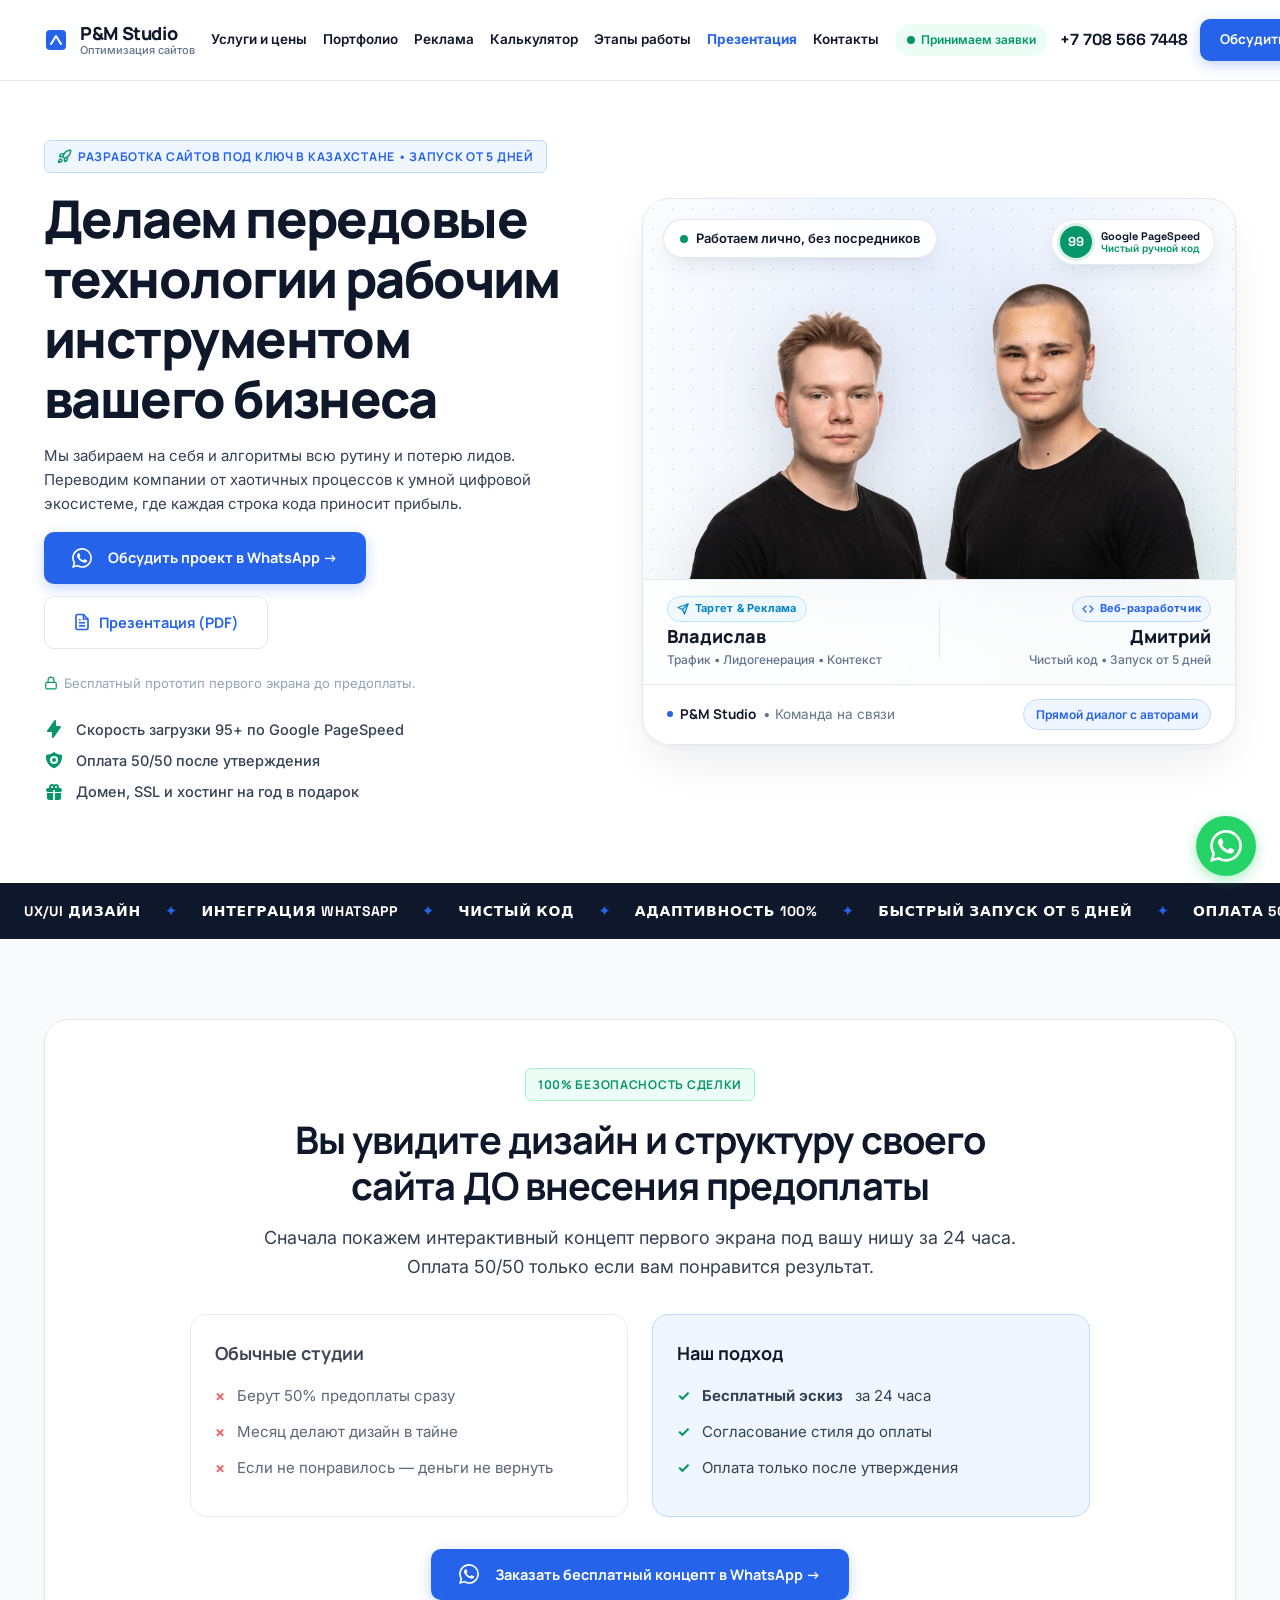
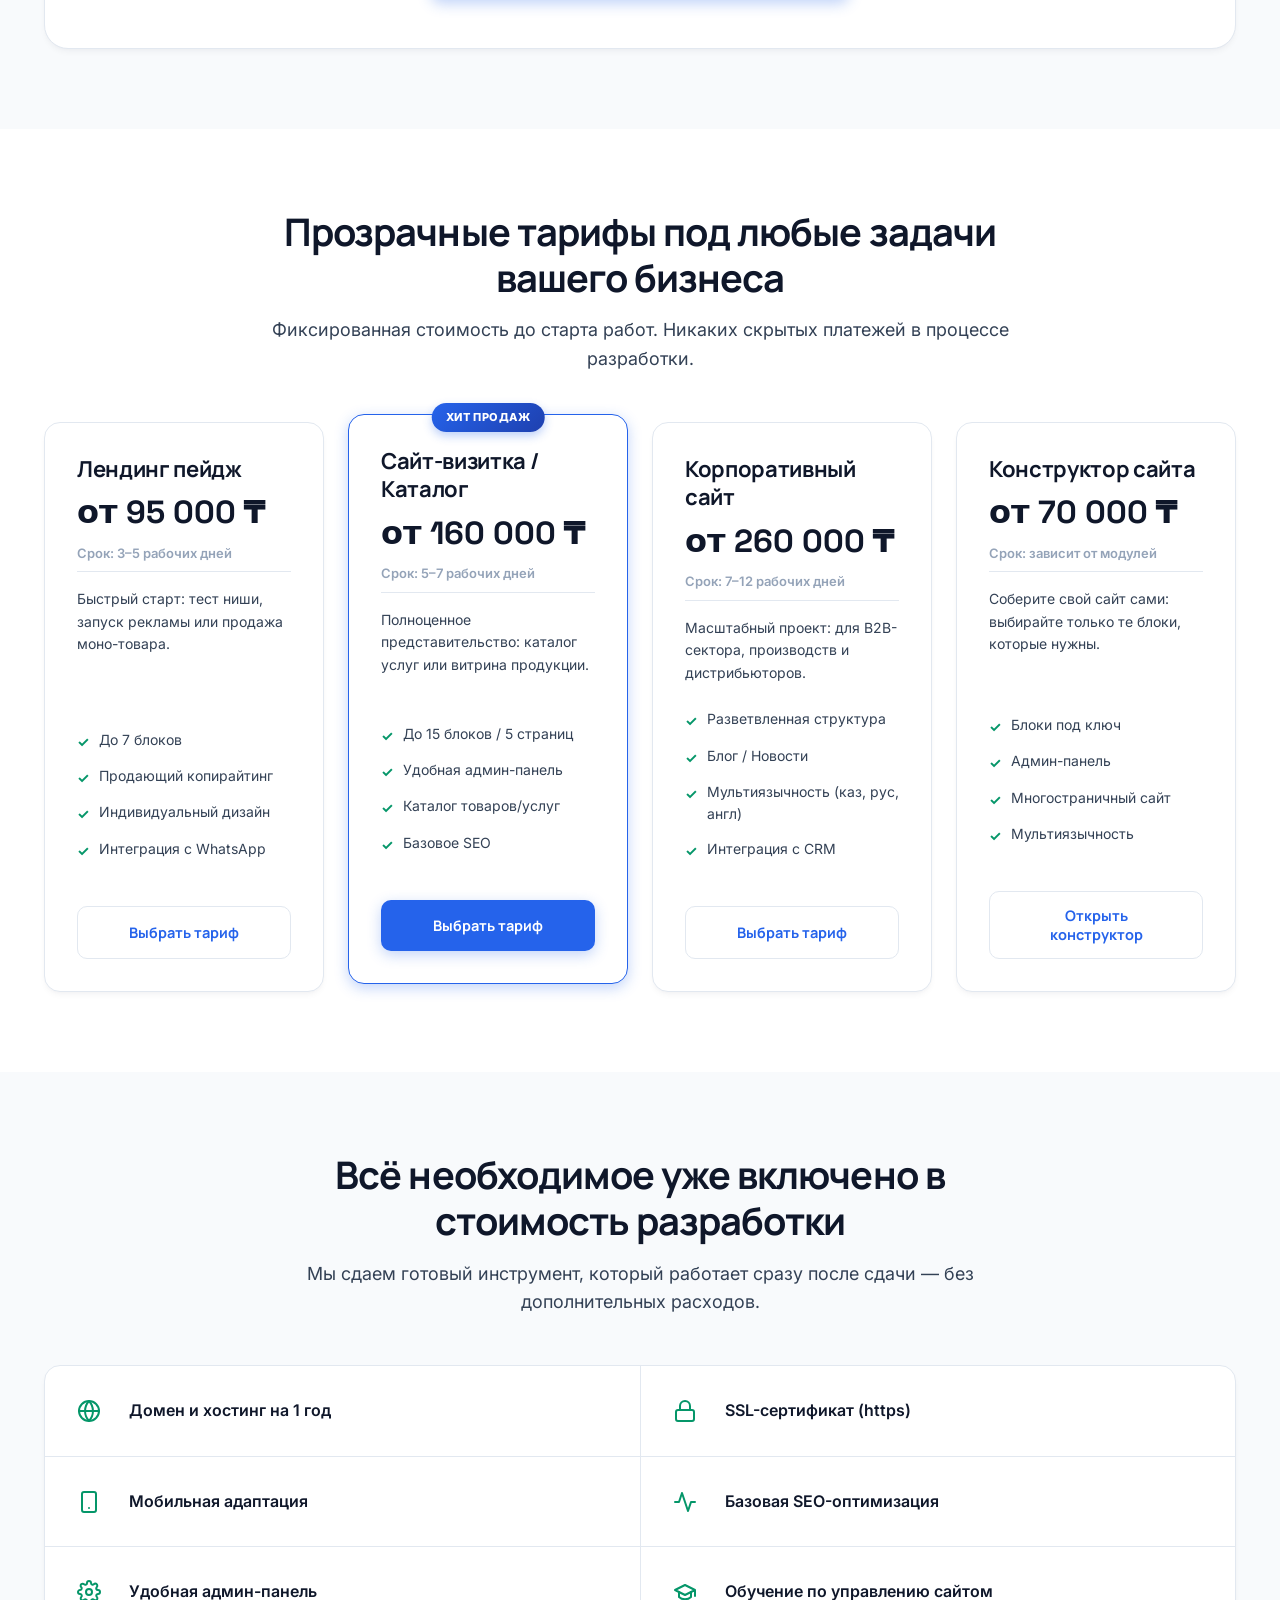
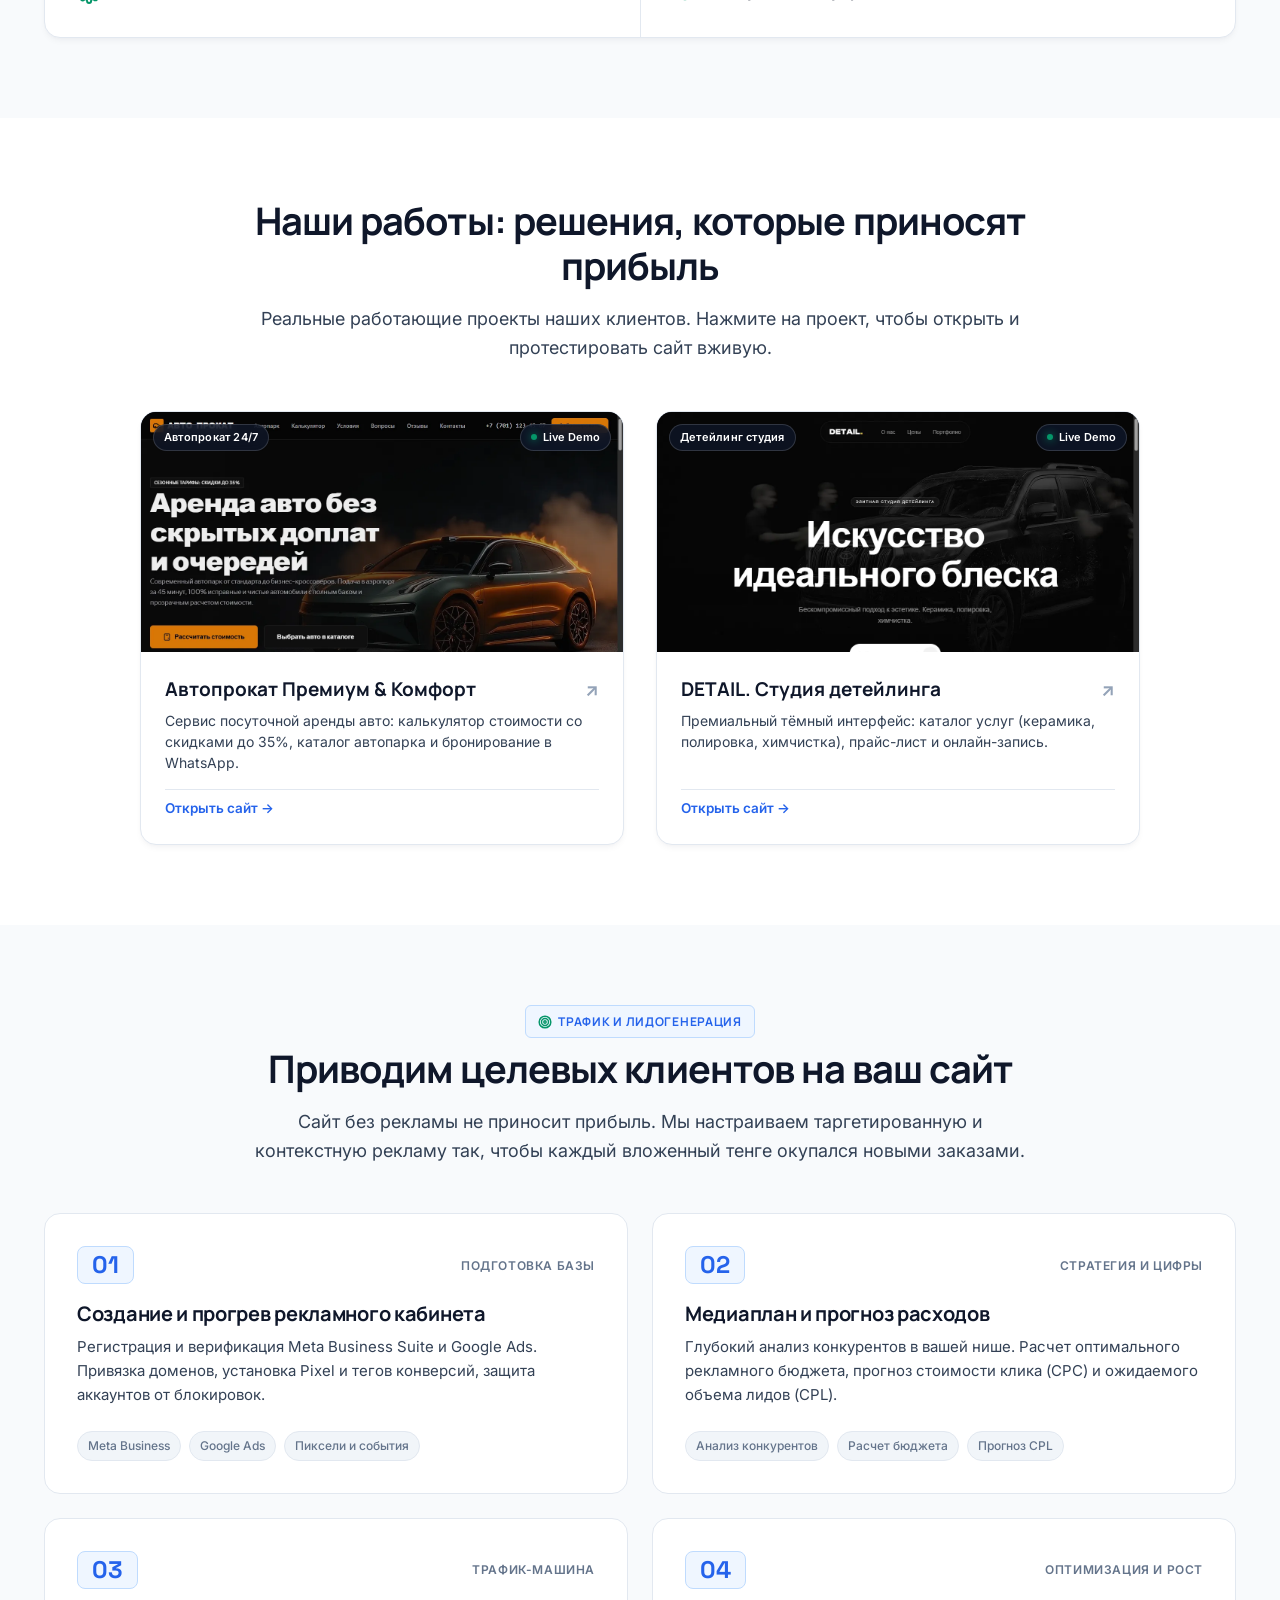
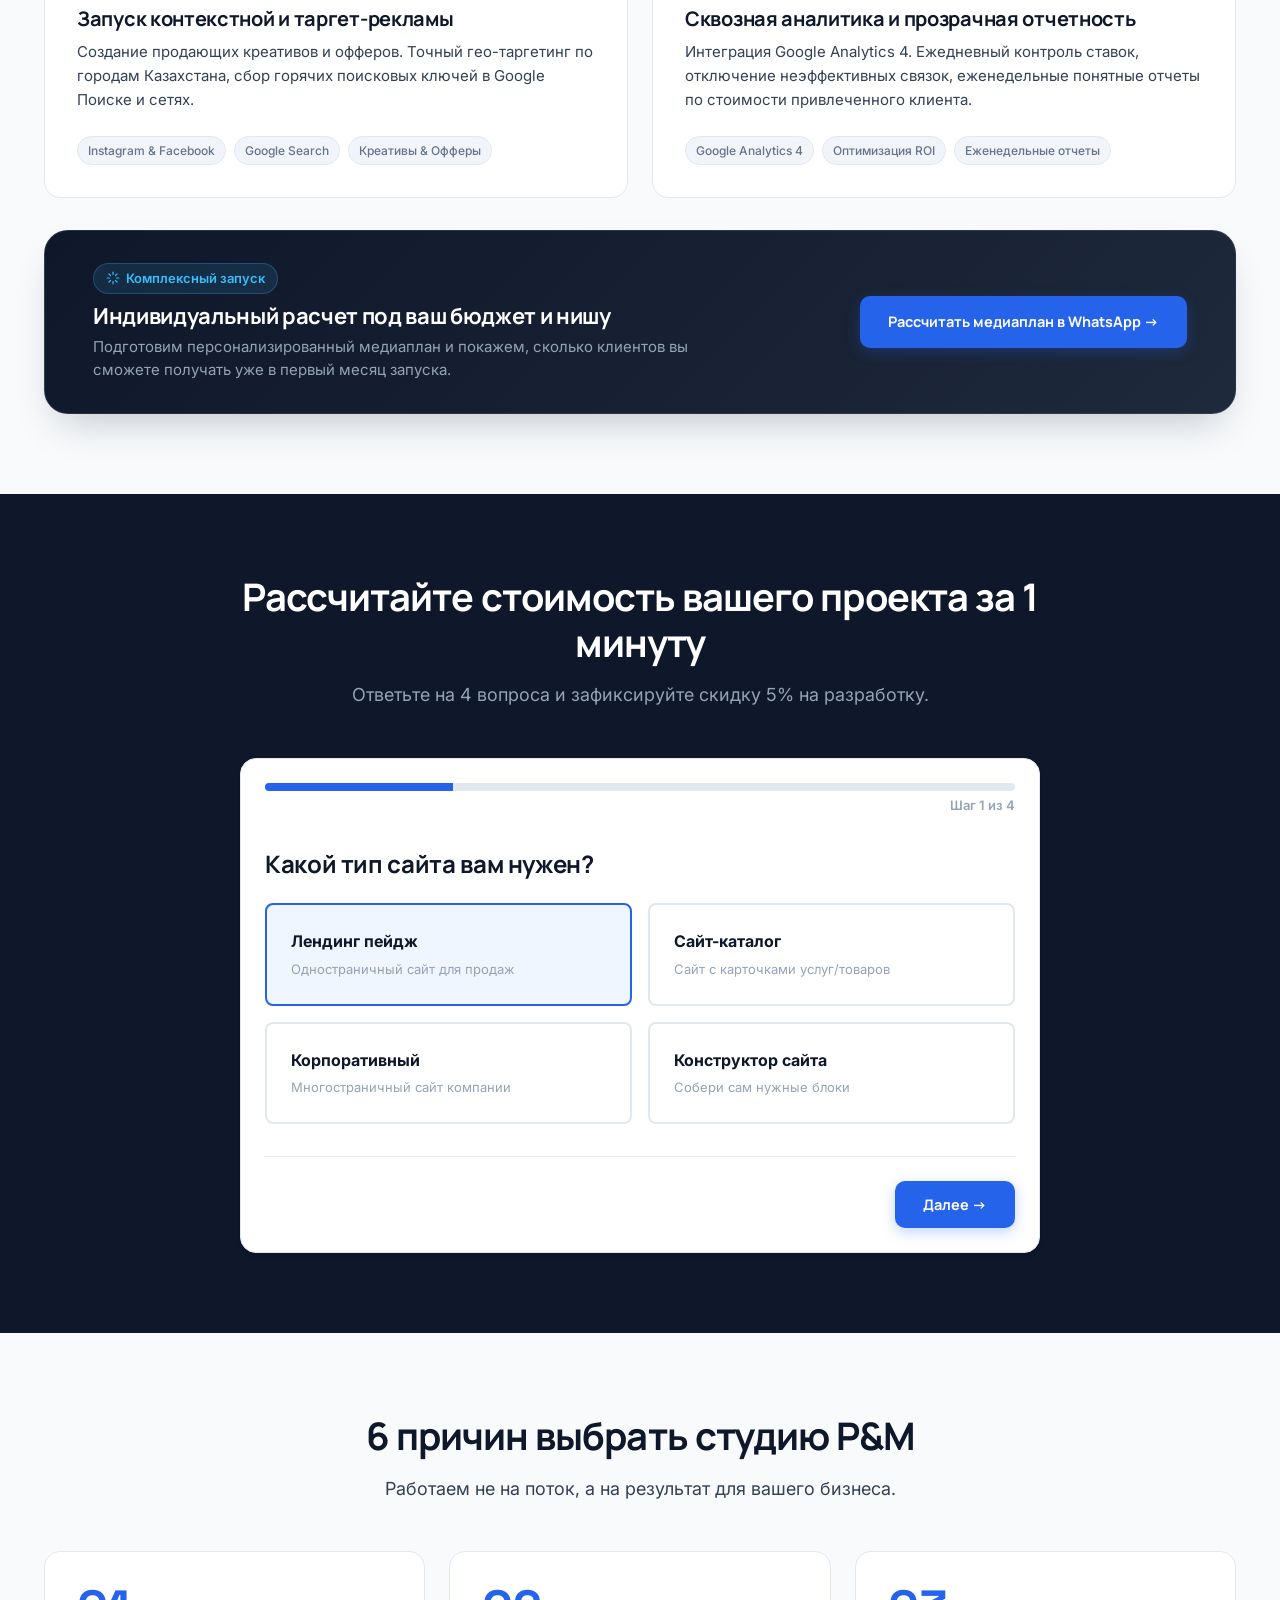
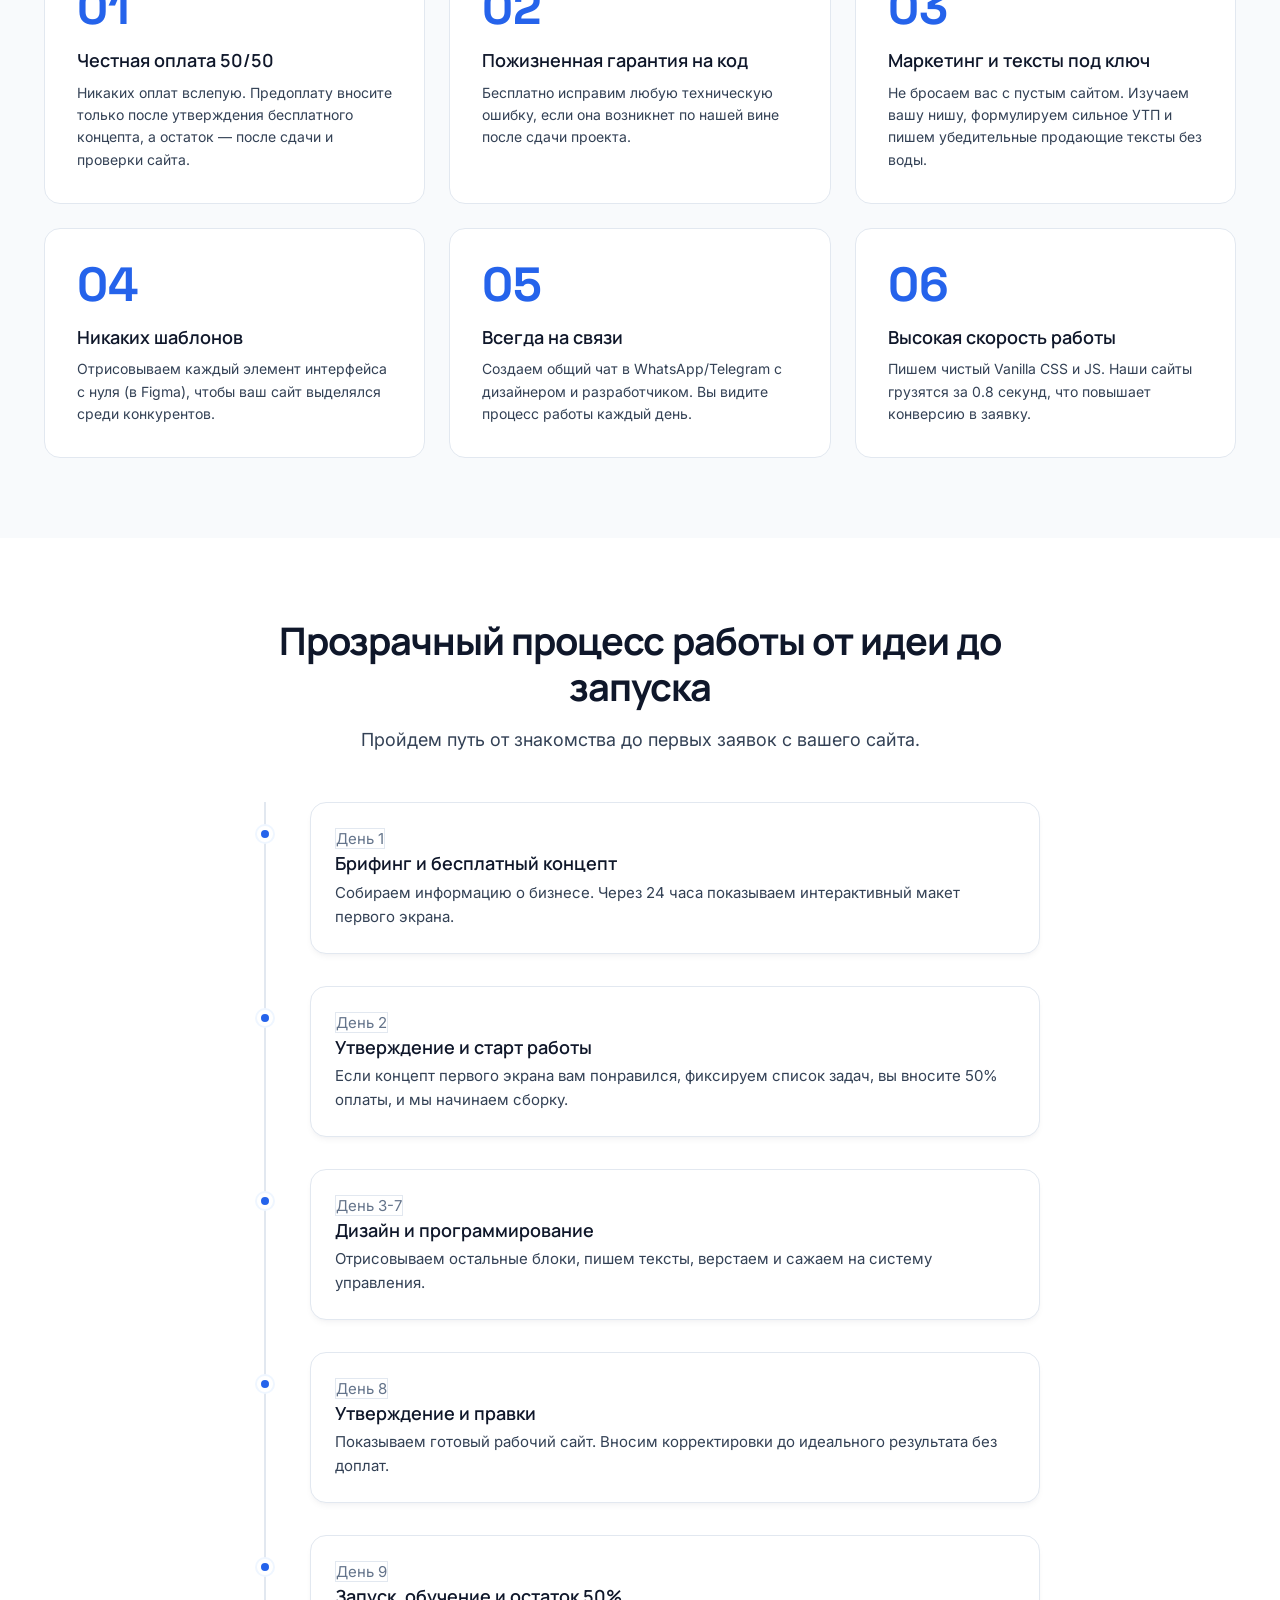
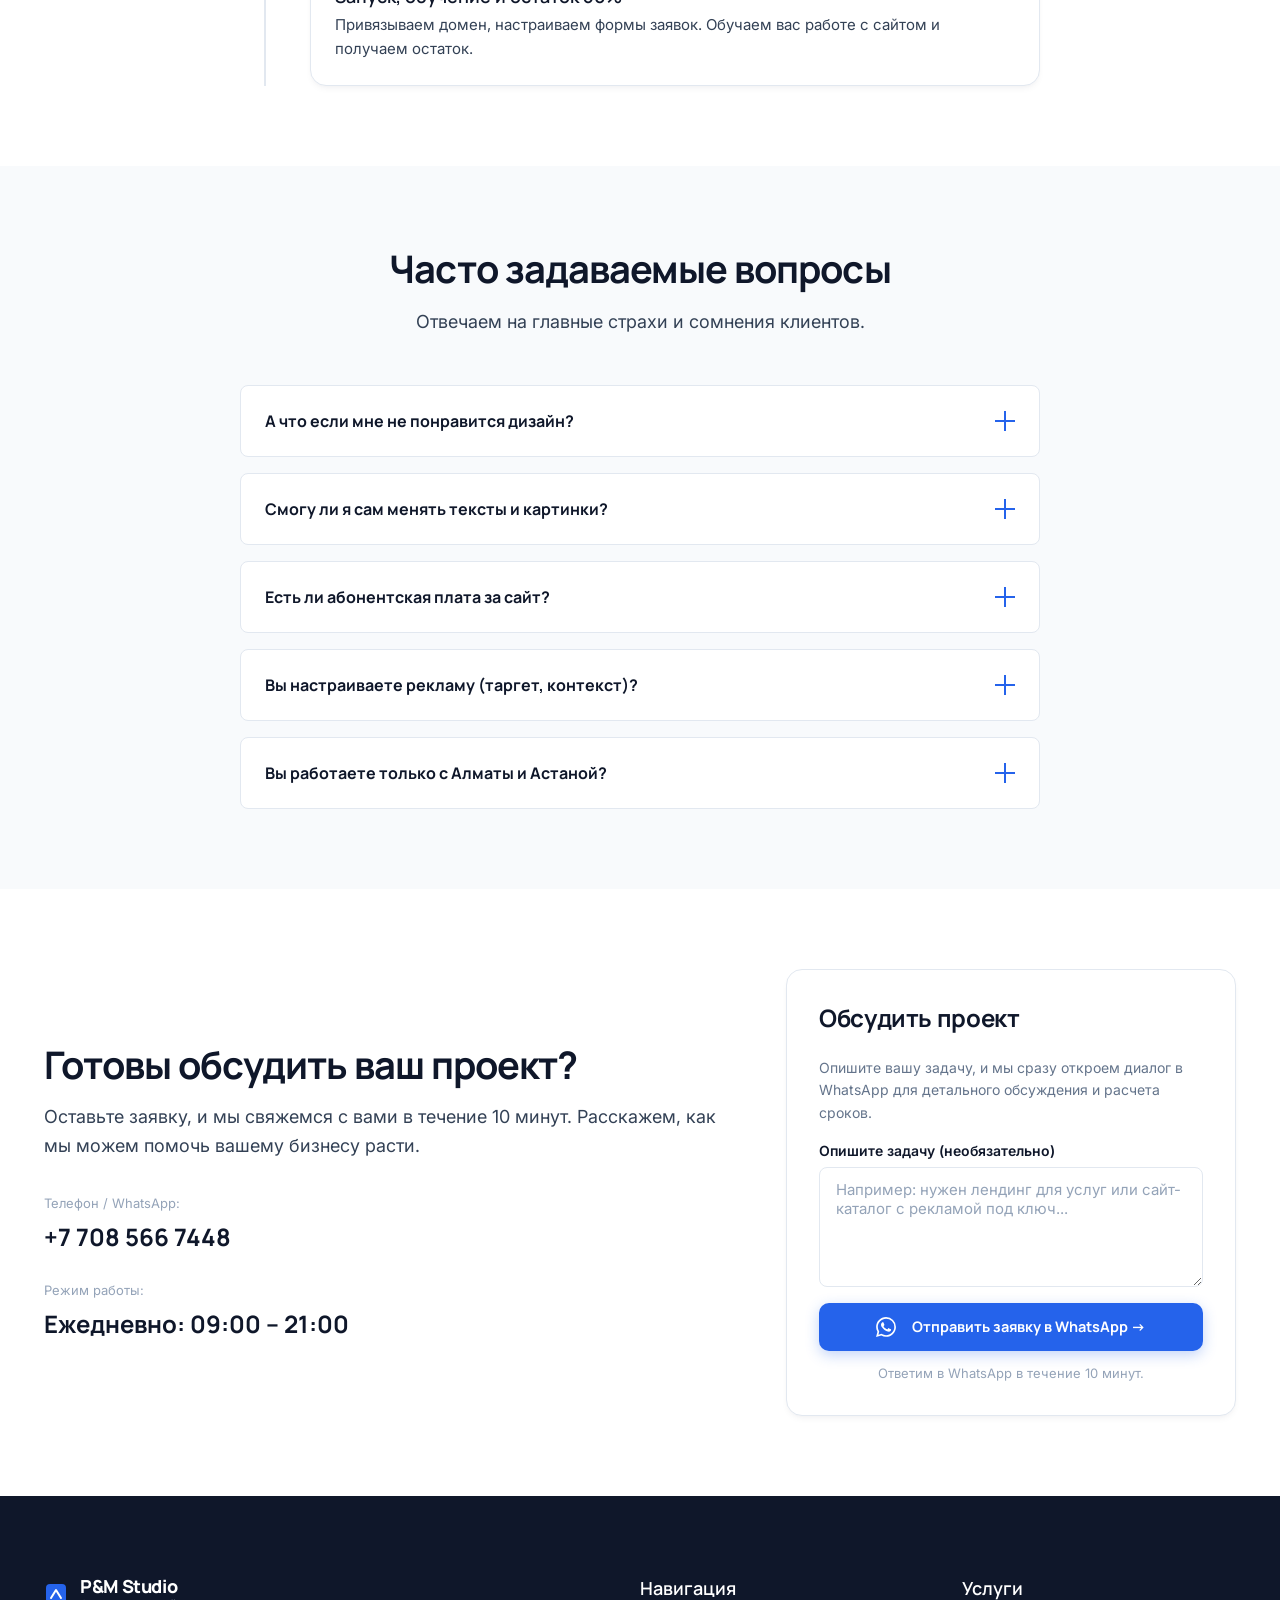
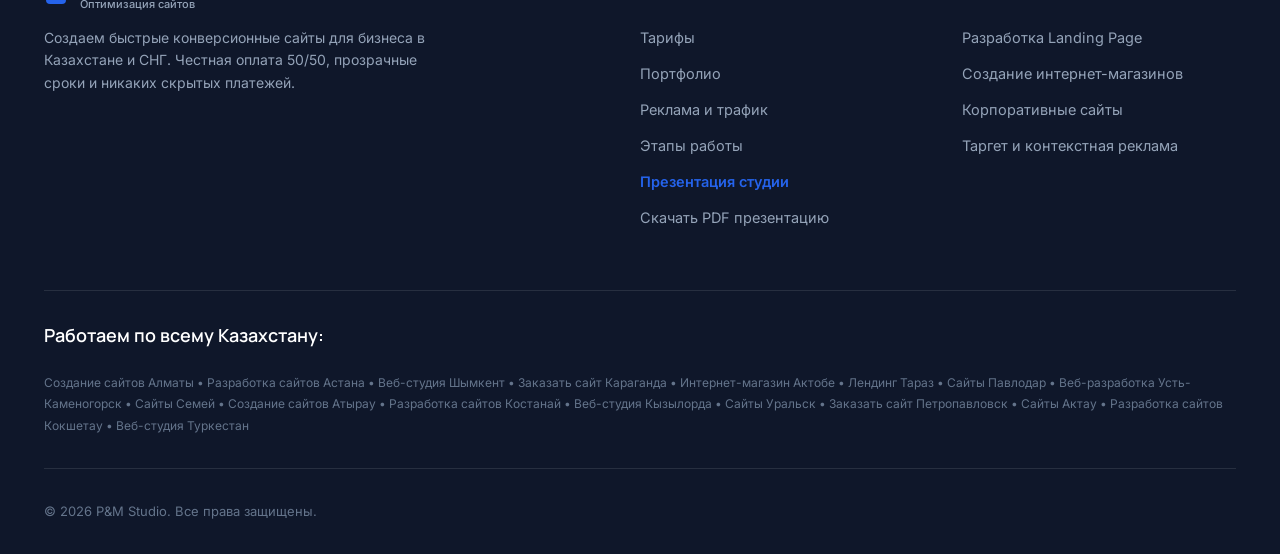
<file: index.html>
<!DOCTYPE html>
<html lang="ru">
<head>
    <meta charset="UTF-8">
    <meta name="viewport" content="width=device-width, initial-scale=1.0">
    <title>Создание сайтов в Казахстане | Студия нового поколения</title>
    <meta name="description" content="Разработка быстрых продающих сайтов для бизнеса в Казахстане. Бесплатный концепт до оплаты. Честная оплата 50/50. Запуск от 5 дней.">
    
    <!-- Open Graph Meta Tags -->
    <meta property="og:title" content="Создание сайтов в Казахстане | Студия нового поколения">
    <meta property="og:description" content="Разработка быстрых продающих сайтов для бизнеса в Казахстане. Бесплатный концепт до оплаты. Честная оплата 50/50. Запуск от 5 дней.">
    <meta property="og:type" content="website">
    <meta property="og:locale" content="ru_KZ">
    
    <!-- Google Fonts: Inter, Manrope, Space Grotesk -->
    <link rel="preconnect" href="https://fonts.googleapis.com">
    <link rel="preconnect" href="https://fonts.gstatic.com" crossorigin>
    <link href="https://fonts.googleapis.com/css2?family=Inter:wght@400;500;600&family=Manrope:wght@600;700;800&family=Space+Grotesk:wght@600;700;800&display=swap" rel="stylesheet">
    
    <!-- Stylesheets -->
    <link rel="stylesheet" href="css/design-system.css">
    <link rel="stylesheet" href="css/components.css">

    <!-- JSON-LD SEO -->
    <script type="application/ld+json">
    {
      "@context": "https://schema.org",
      "@type": "WebDesignCompany",
      "name": "P&M Studio",
      "url": "https://pandm-studio.kz",
      "logo": "https://pandm-studio.kz/logo.png",
      "description": "Разработка умных сайтов для бизнеса в Казахстане.",
      "telephone": "+77085667448",
      "address": {
        "@type": "PostalAddress",
        "addressLocality": "Алматы",
        "addressCountry": "KZ"
      },
      "priceRange": "$$$"
    }
    </script>
</head>
<body>
    <!-- БЛОК 1: HEADER -->
    <header class="header" id="header">
        <div class="container header-container">
            <div class="header-logo">
                <a href="/" class="logo-link">
                    <svg width="24" height="24" viewBox="0 0 24 24" fill="none" xmlns="http://www.w3.org/2000/svg" class="logo-icon">
                        <rect x="2" y="2" width="20" height="20" rx="4" fill="var(--color-primary)"/>
                        <path d="M7 16L12 8L17 16" stroke="white" stroke-width="2" stroke-linecap="round" stroke-linejoin="round"/>
                    </svg>
                    <div class="logo-text">
                        <span class="logo-title">P&M Studio</span>
                        <span class="logo-subtitle">Оптимизация сайтов</span>
                    </div>
                </a>
            </div>
            
            <nav class="header-nav">
                <a href="#pricing" class="nav-link">Услуги и цены</a>
                <a href="#portfolio" class="nav-link">Портфолио</a>
                <a href="#traffic" class="nav-link">Реклама</a>
                <a href="#calculator" class="nav-link">Калькулятор</a>
                <a href="#workflow" class="nav-link">Этапы работы</a>
                <a href="presentation.html" target="_blank" class="nav-link" style="color: var(--color-primary); font-weight: 700;">Презентация</a>
                <a href="#contacts" class="nav-link">Контакты</a>
            </nav>

            <div class="header-actions">
                <div class="status-badge">
                    <span class="status-dot"></span>
                    <span class="status-text">Принимаем заявки</span>
                </div>
                <a href="tel:+77085667448" class="header-phone">+7 708 566 7448</a>
                <a href="https://wa.me/77085667448?text=Здравствуйте!%20Хочу%20обсудить%20проект%20сайта" target="_blank" class="btn btn-primary btn-sm" style="display: inline-flex; align-items: center; justify-content: center; text-decoration: none;">Обсудить проект</a>
                <button class="burger-btn" aria-label="Открыть меню">
                    <span></span><span></span><span></span>
                </button>
            </div>
        </div>
    </header>

    <main>
        <!-- БЛОК 2: HERO-ЭКРАН -->
        <section class="section hero-section" id="hero">
            <div class="container hero-container">
                <div class="hero-content">
                    <div class="badge badge-accent hero-badge hide-on-mobile">
                        <svg width="15" height="15" viewBox="0 0 24 24" fill="none" stroke="currentColor" stroke-width="2.2" stroke-linecap="round" stroke-linejoin="round" style="color: var(--color-trust-green); margin-right: 6px;"><path d="M4.5 16.5c-1.5 1.26-2 5-2 5s3.74-.5 5-2c.71-.84.7-2.13-.09-2.91a2.18 2.18 0 0 0-2.91-.09z"/><path d="m12 15-3-3a22 22 0 0 1 2-3.95A12.88 12.88 0 0 1 22 2c0 2.72-.78 7.5-6 11a22.35 22.35 0 0 1-4 2z"/><path d="M9 12H4s.55-3.03 2-4c1.62-1.08 5 0 5 0"/><path d="M12 15v5s3.03-.55 4-2c1.08-1.62 0-5 0-5"/></svg>
                        Разработка сайтов под ключ в Казахстане • Запуск от 5 дней
                    </div>
                    <h1 class="hero-title">Делаем передовые технологии рабочим инструментом вашего бизнеса</h1>
                    <p class="hero-subtitle">Мы забираем на себя и алгоритмы всю рутину и потерю лидов. Переводим компании от хаотичных процессов к умной цифровой экосистеме, где каждая строка кода приносит прибыль.</p>
                    
                    <div class="hero-cta-action" style="margin-bottom: var(--space-md); display: flex; flex-wrap: wrap; gap: 12px; align-items: center;">
                        <a href="https://wa.me/77085667448?text=Здравствуйте!%20Хочу%20обсудить%20проект%20сайта" target="_blank" class="btn btn-primary btn-lg" style="display: inline-flex; align-items: center; justify-content: center; text-decoration: none;">
                            <svg width="20" height="20" viewBox="0 0 24 24" fill="currentColor" style="margin-right: 8px;"><path d="M17.472 14.382c-.297-.149-1.758-.867-2.03-.967-.273-.099-.471-.148-.67.15-.197.297-.767.966-.94 1.164-.173.199-.347.223-.644.075-.297-.15-1.255-.463-2.39-1.475-.883-.788-1.48-1.761-1.653-2.059-.173-.297-.018-.458.13-.606.134-.133.298-.347.446-.52.149-.174.198-.298.298-.497.099-.198.05-.371-.025-.52-.075-.149-.669-1.612-.916-2.207-.242-.579-.487-.5-.669-.51a12.8 12.8 0 0 0-.57-.01c-.198 0-.52.074-.792.372-.272.297-1.04 1.016-1.04 2.479 0 1.462 1.065 2.875 1.213 3.074.149.198 2.096 3.2 5.077 4.487.709.306 1.262.489 1.694.625.712.227 1.36.195 1.871.118.571-.085 1.758-.719 2.006-1.413.248-.694.248-1.289.173-1.413-.074-.124-.272-.198-.57-.347m-5.421 7.403h-.004a9.87 9.87 0 0 1-5.031-1.378l-.361-.214-3.741.982.998-3.648-.235-.374a9.86 9.86 0 0 1-1.51-5.26c.001-5.45 4.436-9.884 9.888-9.884 2.64 0 5.122 1.03 6.988 2.898a9.825 9.825 0 0 1 2.893 6.994c-.003 5.45-4.437 9.884-9.885 9.884m8.413-18.297A11.815 11.815 0 0 0 12.05 0C5.495 0 .16 5.335.157 11.892c0 2.096.547 4.142 1.588 5.945L.057 24l6.305-1.654a11.882 11.882 0 0 0 5.683 1.448h.005c6.554 0 11.89-5.335 11.893-11.893a11.821 11.821 0 0 0-3.48-8.413Z"/></svg>
                            Обсудить проект в WhatsApp &rarr;
                        </a>
                        <a href="presentation.html" target="_blank" class="btn btn-secondary btn-lg" style="display: inline-flex; align-items: center; justify-content: center; gap: 8px; text-decoration: none;">
                            <svg width="18" height="18" viewBox="0 0 24 24" fill="none" stroke="currentColor" stroke-width="2.2"><path d="M14 2H6a2 2 0 0 0-2 2v16a2 2 0 0 0 2 2h12a2 2 0 0 0 2-2V8z"/><polyline points="14 2 14 8 20 8"/><line x1="16" y1="13" x2="8" y2="13"/><line x1="16" y1="17" x2="8" y2="17"/><polyline points="10 9 9 9 8 9"/></svg>
                            Презентация (PDF)
                        </a>
                    </div>
                    <div class="form-note" style="display: inline-flex; align-items: center; gap: 6px; margin-bottom: var(--space-lg);">
                        <svg width="14" height="14" viewBox="0 0 24 24" fill="none" stroke="currentColor" stroke-width="2" stroke-linecap="round" stroke-linejoin="round" style="color: var(--color-trust-green);"><rect width="18" height="11" x="3" y="11" rx="2" ry="2"/><path d="M7 11V7a5 5 0 0 1 10 0v4"/></svg>
                        Бесплатный прототип первого экрана до предоплаты.
                    </div>

                    <ul class="hero-trust-list">
                        <li>
                            <svg class="trust-icon" viewBox="0 0 20 20" fill="currentColor"><path d="M11.3 1.046A1 1 0 0112 2v5h4a1 1 0 01.82 1.573l-7 10A1 1 0 018 18v-5H4a1 1 0 01-.82-1.573l7-10a1 1 0 011.12-.38z"/></svg>
                            Скорость загрузки 95+ по Google PageSpeed
                        </li>
                        <li>
                            <svg class="trust-icon" viewBox="0 0 20 20" fill="currentColor"><path fill-rule="evenodd" d="M10 1.944A11.954 11.954 0 012.166 5C2.056 5.649 2 6.319 2 7c0 5.225 3.34 9.67 8 11.317C14.66 16.67 18 12.225 18 7c0-.682-.057-1.35-.166-1.998A11.954 11.954 0 0110 1.944zM10 14a4 4 0 100-8 4 4 0 000 8zm-2-4a2 2 0 114 0 2 2 0 01-4 0z" clip-rule="evenodd"/></svg>
                            Оплата 50/50 после утверждения
                        </li>
                        <li>
                            <svg class="trust-icon" viewBox="0 0 20 20" fill="currentColor"><path fill-rule="evenodd" d="M5 5a3 3 0 015-2.236A3 3 0 0114.83 6H16a2 2 0 110 4h-5V9a1 1 0 10-2 0v1H4a2 2 0 110-4h1.17C5.06 5.687 5 5.35 5 5zm4 1V5a1 1 0 10-1 1h1zm3 0a1 1 0 10-1-1v1h1z" clip-rule="evenodd"/><path d="M9 11H3v5a2 2 0 002 2h4v-7zM11 18h4a2 2 0 002-2v-5h-6v7z"/></svg>
                            Домен, SSL и хостинг на год в подарок
                        </li>
                    </ul>
                </div>
                <div class="hero-visual">
                    <div class="hero-team-card">
                        <!-- Ambient backdrop glow & tech grid -->
                        <div class="hero-team-backdrop"></div>
                        
                        <!-- Floating badge: Real humans / Direct contact -->
                        <div class="floating-badge badge-direct">
                            <span class="pulse-indicator"></span>
                            <span class="badge-text">Работаем лично, без посредников</span>
                        </div>

                        <!-- Floating badge: Speed & Handcrafted code -->
                        <div class="floating-badge badge-speed">
                            <div class="circle pulse-green">99</div>
                            <div class="badge-meta">
                                <span class="badge-title">Google PageSpeed</span>
                                <span class="badge-sub">Чистый ручной код</span>
                            </div>
                        </div>

                        <!-- Founders Photo -->
                        <div class="hero-team-image-box">
                            <picture>
                                <source srcset="images/team.webp" type="image/webp">
                                <img src="images/team.png" alt="Владислав и Дмитрий — команда P&M Studio" class="hero-team-img" width="1024" height="571" fetchpriority="high">
                            </picture>
                        </div>

                        <!-- Roles & Names Grid (Left: Vladislav, Right: Dmitry) -->
                        <div class="hero-team-members">
                            <div class="team-member-col member-marketing">
                                <div class="member-role-pill">
                                    <svg width="12" height="12" viewBox="0 0 24 24" fill="none" stroke="currentColor" stroke-width="2.5" stroke-linecap="round" stroke-linejoin="round"><path d="m22 2-7 20-4-9-9-4Z"/><path d="M22 2 11 13"/></svg>
                                    <span>Таргет & Реклама</span>
                                </div>
                                <div class="member-name">Владислав</div>
                                <div class="member-desc">Трафик • Лидогенерация • Контекст</div>
                            </div>

                            <div class="team-member-divider"></div>

                            <div class="team-member-col member-dev">
                                <div class="member-role-pill pill-dev">
                                    <svg width="12" height="12" viewBox="0 0 24 24" fill="none" stroke="currentColor" stroke-width="2.5" stroke-linecap="round" stroke-linejoin="round"><polyline points="16 18 22 12 16 6"/><polyline points="8 6 2 12 8 18"/></svg>
                                    <span>Веб-разработчик</span>
                                </div>
                                <div class="member-name">Дмитрий</div>
                                <div class="member-desc">Чистый код • Запуск от 5 дней</div>
                            </div>
                        </div>

                        <!-- Card Footer -->
                        <div class="hero-team-footer">
                            <div class="hero-team-brand">
                                <span class="author-status-dot"></span>
                                <span class="author-team-label">P&M Studio</span>
                                <span class="author-role">• Команда на связи</span>
                            </div>
                            <span class="author-guarantee">Прямой диалог с авторами</span>
                        </div>
                    </div>
                </div>
            </div>
        </section>

        <!-- БЛОК 3: БЕГУЩАЯ СТРОКА (TICKER) -->
        <div class="ticker-wrapper">
            <div class="ticker-track">
                <div class="ticker-content">
                    <span class="ticker-item">UX/UI ДИЗАЙН</span>
                    <span class="ticker-separator">✦</span>
                    <span class="ticker-item">ИНТЕГРАЦИЯ WHATSAPP</span>
                    <span class="ticker-separator">✦</span>
                    <span class="ticker-item">ЧИСТЫЙ КОД</span>
                    <span class="ticker-separator">✦</span>
                    <span class="ticker-item">АДАПТИВНОСТЬ 100%</span>
                    <span class="ticker-separator">✦</span>
                    <span class="ticker-item">БЫСТРЫЙ ЗАПУСК ОТ 5 ДНЕЙ</span>
                    <span class="ticker-separator">✦</span>
                    <span class="ticker-item">ОПЛАТА 50/50 И ГАРАНТИЯ</span>
                    <span class="ticker-separator">✦</span>
                    <span class="ticker-item">БЕЗ АБОНПЛАТЫ ЗА ПОДДЕРЖКУ</span>
                    <span class="ticker-separator">✦</span>
                </div>
                <!-- Duplicate for seamless loop -->
                <div class="ticker-content" aria-hidden="true">
                    <span class="ticker-item">UX/UI ДИЗАЙН</span>
                    <span class="ticker-separator">✦</span>
                    <span class="ticker-item">ИНТЕГРАЦИЯ WHATSAPP</span>
                    <span class="ticker-separator">✦</span>
                    <span class="ticker-item">ЧИСТЫЙ КОД</span>
                    <span class="ticker-separator">✦</span>
                    <span class="ticker-item">АДАПТИВНОСТЬ 100%</span>
                    <span class="ticker-separator">✦</span>
                    <span class="ticker-item">БЫСТРЫЙ ЗАПУСК ОТ 5 ДНЕЙ</span>
                    <span class="ticker-separator">✦</span>
                    <span class="ticker-item">ОПЛАТА 50/50 И ГАРАНТИЯ</span>
                    <span class="ticker-separator">✦</span>
                    <span class="ticker-item">БЕЗ АБОНПЛАТЫ ЗА ПОДДЕРЖКУ</span>
                    <span class="ticker-separator">✦</span>
                </div>
            </div>
        </div>

        <!-- БЛОК 4: КРЮЧОК ДОВЕРИЯ -->
        <section class="section section-surface" id="concept">
            <div class="container">
                <div class="concept-card card">
                    <div class="concept-header">
                        <div class="badge badge-trust">100% БЕЗОПАСНОСТЬ СДЕЛКИ</div>
                        <h2 class="section-title">Вы увидите дизайн и структуру своего сайта ДО внесения предоплаты</h2>
                        <p class="section-subtitle">Сначала покажем интерактивный концепт первого экрана под вашу нишу за 24 часа. Оплата 50/50 только если вам понравится результат.</p>
                    </div>
                    
                    <div class="comparison-grid">
                        <div class="compare-item negative">
                            <div class="compare-title">Обычные студии</div>
                            <ul class="compare-list">
                                <li><span class="icon cross">×</span> Берут 50% предоплаты сразу</li>
                                <li><span class="icon cross">×</span> Месяц делают дизайн в тайне</li>
                                <li><span class="icon cross">×</span> Если не понравилось — деньги не вернуть</li>
                            </ul>
                        </div>
                        <div class="compare-item positive">
                            <div class="compare-title">Наш подход</div>
                            <ul class="compare-list">
                                <li><span class="icon check">✓</span> <strong>Бесплатный эскиз</strong> за 24 часа</li>
                                <li><span class="icon check">✓</span> Согласование стиля до оплаты</li>
                                <li><span class="icon check">✓</span> Оплата только после утверждения</li>
                            </ul>
                        </div>
                    </div>
                    
                    <div class="concept-cta" style="display: flex; justify-content: center; margin-top: var(--space-xl);">
                        <a href="https://wa.me/77085667448?text=Здравствуйте!%20Хочу%20получить%20бесплатный%20концепт%20первого%20экрана%20под%20мою%20нишу" target="_blank" class="btn btn-primary btn-lg" style="display: inline-flex; align-items: center; justify-content: center; text-decoration: none;">
                            <svg width="20" height="20" viewBox="0 0 24 24" fill="currentColor" style="margin-right: 8px;"><path d="M17.472 14.382c-.297-.149-1.758-.867-2.03-.967-.273-.099-.471-.148-.67.15-.197.297-.767.966-.94 1.164-.173.199-.347.223-.644.075-.297-.15-1.255-.463-2.39-1.475-.883-.788-1.48-1.761-1.653-2.059-.173-.297-.018-.458.13-.606.134-.133.298-.347.446-.52.149-.174.198-.298.298-.497.099-.198.05-.371-.025-.52-.075-.149-.669-1.612-.916-2.207-.242-.579-.487-.5-.669-.51a12.8 12.8 0 0 0-.57-.01c-.198 0-.52.074-.792.372-.272.297-1.04 1.016-1.04 2.479 0 1.462 1.065 2.875 1.213 3.074.149.198 2.096 3.2 5.077 4.487.709.306 1.262.489 1.694.625.712.227 1.36.195 1.871.118.571-.085 1.758-.719 2.006-1.413.248-.694.248-1.289.173-1.413-.074-.124-.272-.198-.57-.347m-5.421 7.403h-.004a9.87 9.87 0 0 1-5.031-1.378l-.361-.214-3.741.982.998-3.648-.235-.374a9.86 9.86 0 0 1-1.51-5.26c.001-5.45 4.436-9.884 9.888-9.884 2.64 0 5.122 1.03 6.988 2.898a9.825 9.825 0 0 1 2.893 6.994c-.003 5.45-4.437 9.884-9.885 9.884m8.413-18.297A11.815 11.815 0 0 0 12.05 0C5.495 0 .16 5.335.157 11.892c0 2.096.547 4.142 1.588 5.945L.057 24l6.305-1.654a11.882 11.882 0 0 0 5.683 1.448h.005c6.554 0 11.89-5.335 11.893-11.893a11.821 11.821 0 0 0-3.48-8.413Z"/></svg>
                            Заказать бесплатный концепт в WhatsApp &rarr;
                        </a>
                    </div>
                </div>
            </div>
        </section>

        <!-- БЛОК 5: ТАРИФНАЯ СЕТКА -->
        <section class="section section-light" id="pricing">
            <div class="container">
                <div class="section-header">
                    <h2 class="section-title">Прозрачные тарифы под любые задачи вашего бизнеса</h2>
                    <p class="section-subtitle">Фиксированная стоимость до старта работ. Никаких скрытых платежей в процессе разработки.</p>
                </div>
                
                <div class="pricing-grid">
                    <!-- Тариф 1 -->
                    <div class="pricing-card card">
                        <h3 class="pricing-name">Лендинг пейдж</h3>
                        <div class="pricing-price text-numeric">от 95 000 ₸</div>
                        <div class="pricing-time">Срок: 3–5 рабочих дней</div>
                        <p class="pricing-desc">Быстрый старт: тест ниши, запуск рекламы или продажа моно-товара.</p>
                        <ul class="pricing-features">
                            <li><span class="icon check">✓</span> До 7 блоков</li>
                            <li><span class="icon check">✓</span> Продающий копирайтинг</li>
                            <li><span class="icon check">✓</span> Индивидуальный дизайн</li>
                            <li><span class="icon check">✓</span> Интеграция с WhatsApp</li>
                        </ul>
                        <a href="https://wa.me/77085667448?text=Здравствуйте!%20Хочу%20заказать%20тариф%20Лендинг%20за%2095%20000%20тг" target="_blank" class="btn btn-secondary w-full">Выбрать тариф</a>
                    </div>
                    
                    <!-- Тариф 2 (Хит продаж) -->
                    <div class="pricing-card card pricing-popular">
                        <div class="popular-badge">ХИТ ПРОДАЖ</div>
                        <h3 class="pricing-name">Сайт-визитка / Каталог</h3>
                        <div class="pricing-price text-numeric">от 160 000 ₸</div>
                        <div class="pricing-time">Срок: 5–7 рабочих дней</div>
                        <p class="pricing-desc">Полноценное представительство: каталог услуг или витрина продукции.</p>
                        <ul class="pricing-features">
                            <li><span class="icon check">✓</span> До 15 блоков / 5 страниц</li>
                            <li><span class="icon check">✓</span> Удобная админ-панель</li>
                            <li><span class="icon check">✓</span> Каталог товаров/услуг</li>
                            <li><span class="icon check">✓</span> Базовое SEO</li>
                        </ul>
                        <a href="https://wa.me/77085667448?text=Здравствуйте!%20Хочу%20заказать%20тариф%20Каталог%20за%20160%20000%20тг" target="_blank" class="btn btn-primary w-full">Выбрать тариф</a>
                    </div>
                    
                    <!-- Тариф 3 -->
                    <div class="pricing-card card">
                        <h3 class="pricing-name">Корпоративный сайт</h3>
                        <div class="pricing-price text-numeric">от 260 000 ₸</div>
                        <div class="pricing-time">Срок: 7–12 рабочих дней</div>
                        <p class="pricing-desc">Масштабный проект: для B2B-сектора, производств и дистрибьюторов.</p>
                        <ul class="pricing-features">
                            <li><span class="icon check">✓</span> Разветвленная структура</li>
                            <li><span class="icon check">✓</span> Блог / Новости</li>
                            <li><span class="icon check">✓</span> Мультиязычность (каз, рус, англ)</li>
                            <li><span class="icon check">✓</span> Интеграция с CRM</li>
                        </ul>
                        <a href="https://wa.me/77085667448?text=Здравствуйте!%20Хочу%20заказать%20Корпоративный%20сайт" target="_blank" class="btn btn-secondary w-full">Выбрать тариф</a>
                    </div>
                    
                    <!-- Тариф 4 -->
                    <div class="pricing-card card">
                        <h3 class="pricing-name">Конструктор сайта</h3>
                        <div class="pricing-price text-numeric">от 70 000 ₸</div>
                        <div class="pricing-time">Срок: зависит от модулей</div>
                        <p class="pricing-desc">Соберите свой сайт сами: выбирайте только те блоки, которые нужны.</p>
                        <ul class="pricing-features">
                            <li><span class="icon check">✓</span> Блоки под ключ</li>
                            <li><span class="icon check">✓</span> Админ-панель</li>
                            <li><span class="icon check">✓</span> Многостраничный сайт</li>
                            <li><span class="icon check">✓</span> Мультиязычность</li>
                        </ul>
                        <button onclick="openConstructorQuiz()" class="btn btn-secondary w-full">Открыть конструктор</button>
                    </div>
                </div>
            </div>
        </section>

        <!-- БЛОК 6: ЧЕК-ЛИСТ (ЧТО ВХОДИТ В СТОИМОСТЬ) -->
        <section class="section section-surface" id="included">
            <div class="container">
                <div class="section-header">
                    <h2 class="section-title">Всё необходимое уже включено в стоимость разработки</h2>
                    <p class="section-subtitle">Мы сдаем готовый инструмент, который работает сразу после сдачи — без дополнительных расходов.</p>
                </div>
                
                <div class="features-table-grid card">
                    <div class="feature-table-row">
                        <div class="feature-table-cell">
                            <svg class="feature-icon-svg" style="color: #059669; width: 24px; height: 24px; margin-right: 12px; flex-shrink: 0;" viewBox="0 0 24 24" fill="none" stroke="currentColor" stroke-width="2" stroke-linecap="round" stroke-linejoin="round"><circle cx="12" cy="12" r="10"/><path d="M12 2a15.3 15.3 0 0 1 4 10 15.3 15.3 0 0 1-4 10 15.3 15.3 0 0 1-4-10 15.3 15.3 0 0 1 4-10z"/><path d="M2 12h20"/></svg>
                            <span class="feature-text">Домен и хостинг на 1 год</span>
                        </div>
                        <div class="feature-table-cell">
                            <svg class="feature-icon-svg" style="color: #059669; width: 24px; height: 24px; margin-right: 12px; flex-shrink: 0;" viewBox="0 0 24 24" fill="none" stroke="currentColor" stroke-width="2" stroke-linecap="round" stroke-linejoin="round"><rect x="3" y="11" width="18" height="11" rx="2" ry="2"/><path d="M7 11V7a5 5 0 0 1 10 0v4"/></svg>
                            <span class="feature-text">SSL-сертификат (https)</span>
                        </div>
                    </div>
                    <div class="feature-table-row">
                        <div class="feature-table-cell">
                            <svg class="feature-icon-svg" style="color: #059669; width: 24px; height: 24px; margin-right: 12px; flex-shrink: 0;" viewBox="0 0 24 24" fill="none" stroke="currentColor" stroke-width="2" stroke-linecap="round" stroke-linejoin="round"><rect x="5" y="2" width="14" height="20" rx="2" ry="2"/><line x1="12" y1="18" x2="12.01" y2="18"/></svg>
                            <span class="feature-text">Мобильная адаптация</span>
                        </div>
                        <div class="feature-table-cell">
                            <svg class="feature-icon-svg" style="color: #059669; width: 24px; height: 24px; margin-right: 12px; flex-shrink: 0;" viewBox="0 0 24 24" fill="none" stroke="currentColor" stroke-width="2" stroke-linecap="round" stroke-linejoin="round"><polyline points="22 12 18 12 15 21 9 3 6 12 2 12"/></svg>
                            <span class="feature-text">Базовая SEO-оптимизация</span>
                        </div>
                    </div>
                    <div class="feature-table-row">
                        <div class="feature-table-cell">
                            <svg class="feature-icon-svg" style="color: #059669; width: 24px; height: 24px; margin-right: 12px; flex-shrink: 0;" viewBox="0 0 24 24" fill="none" stroke="currentColor" stroke-width="2" stroke-linecap="round" stroke-linejoin="round"><circle cx="12" cy="12" r="3"/><path d="M19.4 15a1.65 1.65 0 0 0 .33 1.82l.06.06a2 2 0 0 1 0 2.83 2 2 0 0 1-2.83 0l-.06-.06a1.65 1.65 0 0 0-1.82-.33 1.65 1.65 0 0 0-1 1.51V21a2 2 0 0 1-2 2 2 2 0 0 1-2-2v-.09A1.65 1.65 0 0 0 9 19.4a1.65 1.65 0 0 0-1.82.33l-.06.06a2 2 0 0 1-2.83 0 2 2 0 0 1 0-2.83l.06-.06a1.65 1.65 0 0 0 .33-1.82 1.65 1.65 0 0 0-1.51-1H3a2 2 0 0 1-2-2 2 2 0 0 1 2-2h.09A1.65 1.65 0 0 0 4.6 9a1.65 1.65 0 0 0-.33-1.82l-.06-.06a2 2 0 0 1 0-2.83 2 2 0 0 1 2.83 0l.06.06a1.65 1.65 0 0 0 1.82.33H9a1.65 1.65 0 0 0 1-1.51V3a2 2 0 0 1 2-2 2 2 0 0 1 2 2v.09a1.65 1.65 0 0 0 1 1.51 1.65 1.65 0 0 0 1.82-.33l.06-.06a2 2 0 0 1 2.83 0 2 2 0 0 1 0 2.83l-.06.06a1.65 1.65 0 0 0-.33 1.82V9a1.65 1.65 0 0 0 1.51 1H21a2 2 0 0 1 2 2 2 2 0 0 1-2 2h-.09a1.65 1.65 0 0 0-1.51 1z"/></svg>
                            <span class="feature-text">Удобная админ-панель</span>
                        </div>
                        <div class="feature-table-cell">
                            <svg class="feature-icon-svg" style="color: #059669; width: 24px; height: 24px; margin-right: 12px; flex-shrink: 0;" viewBox="0 0 24 24" fill="none" stroke="currentColor" stroke-width="2" stroke-linecap="round" stroke-linejoin="round"><path d="M22 10v6M2 10l10-5 10 5-10 5z"/><path d="M6 12v5c3 3 9 3 12 0v-5"/></svg>
                            <span class="feature-text">Обучение по управлению сайтом</span>
                        </div>
                    </div>
                </div>
            </div>
        </section>

        <!-- БЛОК 7: ИНТЕРАКТИВНОЕ ПОРТФОЛИО -->
        <section class="section section-light" id="portfolio">
            <div class="container">
                <div class="section-header">
                    <h2 class="section-title">Наши работы: решения, которые приносят прибыль</h2>
                    <p class="section-subtitle">Реальные работающие проекты наших клиентов. Нажмите на проект, чтобы открыть и протестировать сайт вживую.</p>
                </div>
                
                <div class="portfolio-simple-grid">
                    <!-- Проект 1: Автопрокат -->
                    <a href="https://wateri1.github.io/marketing_avtoprokat/" target="_blank" rel="noopener noreferrer" class="portfolio-grid-item card">
                        <div class="portfolio-grid-image">
                            <img src="images/portfolio_avtoprokat.webp" alt="Автопрокат Премиум & Комфорт — сайт аренды авто" loading="lazy">
                            <span class="portfolio-badge">Автопрокат 24/7</span>
                            <span class="portfolio-live-badge">
                                <span class="portfolio-live-dot"></span>
                                Live Demo
                            </span>
                        </div>
                        <div class="portfolio-grid-info">
                            <div class="portfolio-header-row">
                                <h4 class="portfolio-name">Автопрокат Премиум & Комфорт</h4>
                                <span class="portfolio-link-icon" aria-hidden="true">&nearr;</span>
                            </div>
                            <p class="portfolio-niche">Сервис посуточной аренды авто: калькулятор стоимости со скидками до 35%, каталог автопарка и бронирование в WhatsApp.</p>
                            <div class="portfolio-footer-row">
                                <span class="portfolio-action-link">Открыть сайт &rarr;</span>
                            </div>
                        </div>
                    </a>

                    <!-- Проект 2: Детейлинг -->
                    <a href="https://wateri1.github.io/detailing-site/" target="_blank" rel="noopener noreferrer" class="portfolio-grid-item card">
                        <div class="portfolio-grid-image">
                            <img src="images/portfolio_detailing.webp" alt="DETAIL. — Студия премиального детейлинга" loading="lazy">
                            <span class="portfolio-badge">Детейлинг студия</span>
                            <span class="portfolio-live-badge">
                                <span class="portfolio-live-dot"></span>
                                Live Demo
                            </span>
                        </div>
                        <div class="portfolio-grid-info">
                            <div class="portfolio-header-row">
                                <h4 class="portfolio-name">DETAIL. Студия детейлинга</h4>
                                <span class="portfolio-link-icon" aria-hidden="true">&nearr;</span>
                            </div>
                            <p class="portfolio-niche">Премиальный тёмный интерфейс: каталог услуг (керамика, полировка, химчистка), прайс-лист и онлайн-запись.</p>
                            <div class="portfolio-footer-row">
                                <span class="portfolio-action-link">Открыть сайт &rarr;</span>
                            </div>
                        </div>
                    </a>
                </div>
                
                <!-- Точки-индикаторы карусели на мобильных -->
                <div class="portfolio-dots" id="portfolio-dots">
                    <span class="portfolio-dot active" data-index="0"></span>
                    <span class="portfolio-dot" data-index="1"></span>
                </div>
            </div>
        </section>

        <!-- БЛОК 7.1: ТРАФИК И ЛИДОГЕНЕРАЦИЯ (ТАРГЕТ + КОНТЕКСТ) -->
        <section class="section section-surface" id="traffic">
            <div class="container">
                <div class="section-header">
                    <div class="badge badge-accent" style="margin-bottom: var(--space-sm); display: inline-flex; align-items: center; gap: 6px;">
                        <svg width="14" height="14" viewBox="0 0 24 24" fill="none" stroke="currentColor" stroke-width="2.5" stroke-linecap="round" stroke-linejoin="round" style="color: var(--color-trust-green);"><circle cx="12" cy="12" r="10"/><circle cx="12" cy="12" r="6"/><circle cx="12" cy="12" r="2"/></svg>
                        Трафик и Лидогенерация
                    </div>
                    <h2 class="section-title">Приводим целевых клиентов на ваш сайт</h2>
                    <p class="section-subtitle">Сайт без рекламы не приносит прибыль. Мы настраиваем таргетированную и контекстную рекламу так, чтобы каждый вложенный тенге окупался новыми заказами.</p>
                </div>
                
                <div class="traffic-grid">
                    <div class="traffic-card">
                        <div>
                            <div class="traffic-card-header">
                                <span class="traffic-step-num">01</span>
                                <span class="traffic-step-badge">Подготовка базы</span>
                            </div>
                            <h3 class="traffic-card-title">Создание и прогрев рекламного кабинета</h3>
                            <p class="traffic-card-desc">Регистрация и верификация Meta Business Suite и Google Ads. Привязка доменов, установка Pixel и тегов конверсий, защита аккаунтов от блокировок.</p>
                        </div>
                        <div class="traffic-tags">
                            <span class="traffic-tag">Meta Business</span>
                            <span class="traffic-tag">Google Ads</span>
                            <span class="traffic-tag">Пиксели и события</span>
                        </div>
                    </div>

                    <div class="traffic-card">
                        <div>
                            <div class="traffic-card-header">
                                <span class="traffic-step-num">02</span>
                                <span class="traffic-step-badge">Стратегия и цифры</span>
                            </div>
                            <h3 class="traffic-card-title">Медиаплан и прогноз расходов</h3>
                            <p class="traffic-card-desc">Глубокий анализ конкурентов в вашей нише. Расчет оптимального рекламного бюджета, прогноз стоимости клика (CPC) и ожидаемого объема лидов (CPL).</p>
                        </div>
                        <div class="traffic-tags">
                            <span class="traffic-tag">Анализ конкурентов</span>
                            <span class="traffic-tag">Расчет бюджета</span>
                            <span class="traffic-tag">Прогноз CPL</span>
                        </div>
                    </div>

                    <div class="traffic-card">
                        <div>
                            <div class="traffic-card-header">
                                <span class="traffic-step-num">03</span>
                                <span class="traffic-step-badge">Трафик-машина</span>
                            </div>
                            <h3 class="traffic-card-title">Запуск контекстной и таргет-рекламы</h3>
                            <p class="traffic-card-desc">Создание продающих креативов и офферов. Точный гео-таргетинг по городам Казахстана, сбор горячих поисковых ключей в Google Поиске и сетях.</p>
                        </div>
                        <div class="traffic-tags">
                            <span class="traffic-tag">Instagram & Facebook</span>
                            <span class="traffic-tag">Google Search</span>
                            <span class="traffic-tag">Креативы & Офферы</span>
                        </div>
                    </div>

                    <div class="traffic-card">
                        <div>
                            <div class="traffic-card-header">
                                <span class="traffic-step-num">04</span>
                                <span class="traffic-step-badge">Оптимизация и рост</span>
                            </div>
                            <h3 class="traffic-card-title">Сквозная аналитика и прозрачная отчетность</h3>
                            <p class="traffic-card-desc">Интеграция Google Analytics 4. Ежедневный контроль ставок, отключение неэффективных связок, еженедельные понятные отчеты по стоимости привлеченного клиента.</p>
                        </div>
                        <div class="traffic-tags">
                            <span class="traffic-tag">Google Analytics 4</span>
                            <span class="traffic-tag">Оптимизация ROI</span>
                            <span class="traffic-tag">Еженедельные отчеты</span>
                        </div>
                    </div>
                </div>

                <div class="traffic-banner">
                    <div class="traffic-banner-content">
                        <div class="traffic-banner-badge">
                            <svg width="14" height="14" viewBox="0 0 24 24" fill="none" stroke="currentColor" stroke-width="2" stroke-linecap="round" stroke-linejoin="round"><path d="M12 2v4"/><path d="m4.93 4.93 2.83 2.83"/><path d="M2 12h4"/><path d="m4.93 19.07 2.83-2.83"/><path d="M12 22v-4"/><path d="m19.07 19.07-2.83-2.83"/><path d="M22 12h-4"/><path d="m19.07 4.93-2.83 2.83"/></svg>
                            Комплексный запуск
                        </div>
                        <h3 class="traffic-banner-title">Индивидуальный расчет под ваш бюджет и нишу</h3>
                        <p class="traffic-banner-desc">Подготовим персонализированный медиаплан и покажем, сколько клиентов вы сможете получать уже в первый месяц запуска.</p>
                    </div>
                    <div class="traffic-banner-action">
                        <a href="https://wa.me/77085667448?text=Здравствуйте!%20Хочу%20получить%20медиаплан%20и%20расчет%20рекламы%20для%20моего%20бизнеса" target="_blank" class="btn btn-primary">Рассчитать медиаплан в WhatsApp &rarr;</a>
                    </div>
                </div>
            </div>
        </section>

        <!-- БЛОК 8: КВИЗ-КАЛЬКУЛЯТОР -->
        <section class="section section-dark" id="calculator">
            <div class="container">
                <div class="section-header">
                    <h2 class="section-title">Рассчитайте стоимость вашего проекта за 1 минуту</h2>
                    <p class="section-subtitle">Ответьте на 4 вопроса и зафиксируйте скидку 5% на разработку.</p>
                </div>
                
                <div class="quiz-container card">
                    <div class="quiz-progress">
                        <div class="progress-bar"><div class="progress-fill" id="quiz-progress-fill" style="width: 25%;"></div></div>
                        <div class="progress-text">Шаг <span id="quiz-current-step">1</span> из 4</div>
                    </div>
                    
                    <form id="quiz-form" onsubmit="event.preventDefault(); submitQuiz();">
                        <!-- Step 1 -->
                        <div class="quiz-step active" id="quiz-step-1">
                            <h3 class="quiz-question">Какой тип сайта вам нужен?</h3>
                            <div class="quiz-options-grid">
                                <label class="quiz-option">
                                    <input type="radio" name="siteType" value="landing" required checked>
                                    <span class="option-card">
                                        <span class="option-title">Лендинг пейдж</span>
                                        <span class="option-desc">Одностраничный сайт для продаж</span>
                                    </span>
                                </label>
                                <label class="quiz-option">
                                    <input type="radio" name="siteType" value="catalog">
                                    <span class="option-card">
                                        <span class="option-title">Сайт-каталог</span>
                                        <span class="option-desc">Сайт с карточками услуг/товаров</span>
                                    </span>
                                </label>
                                <label class="quiz-option">
                                    <input type="radio" name="siteType" value="corporate">
                                    <span class="option-card">
                                        <span class="option-title">Корпоративный</span>
                                        <span class="option-desc">Многостраничный сайт компании</span>
                                    </span>
                                </label>
                                <label class="quiz-option">
                                    <input type="radio" name="siteType" value="constructor">
                                    <span class="option-card">
                                        <span class="option-title">Конструктор сайта</span>
                                        <span class="option-desc">Собери сам нужные блоки</span>
                                    </span>
                                </label>
                            </div>
                            <div class="quiz-footer">
                                <div></div>
                                <button type="button" class="btn btn-primary" onclick="handleStep1Next()">Далее &rarr;</button>
                            </div>
                        </div>
                        
                        <!-- Step 1.5 (Constructor Options) -->
                        <div class="quiz-step" id="quiz-step-constructor">
                            <h3 class="quiz-question">Выберите необходимые доп. услуги (можно несколько)</h3>
                            <div class="quiz-options-grid">
                                <label class="quiz-option">
                                    <input type="checkbox" name="constructorBlocks" value="Под ключ">
                                    <span class="option-card">
                                        <span class="option-title">Под ключ</span>
                                        <span class="option-desc">Полная сборка и наполнение</span>
                                    </span>
                                </label>
                                <label class="quiz-option">
                                    <input type="checkbox" name="constructorBlocks" value="Админ-панель">
                                    <span class="option-card">
                                        <span class="option-title">Админ-панель</span>
                                        <span class="option-desc">Для самостоятельного управления</span>
                                    </span>
                                </label>
                                <label class="quiz-option">
                                    <input type="checkbox" name="constructorBlocks" value="Многостраничный сайт">
                                    <span class="option-card">
                                        <span class="option-title">Многостраничный сайт</span>
                                        <span class="option-desc">Несколько разделов и страниц</span>
                                    </span>
                                </label>
                                <label class="quiz-option">
                                    <input type="checkbox" name="constructorBlocks" value="Мультиязычность">
                                    <span class="option-card">
                                        <span class="option-title">Мультиязычность</span>
                                        <span class="option-desc">Перевод на несколько языков</span>
                                    </span>
                                </label>
                            </div>
                            <div class="quiz-footer">
                                <button type="button" class="btn btn-secondary" onclick="prevQuizStep(1)">&larr; Назад</button>
                                <button type="button" class="btn btn-primary" onclick="nextQuizStep(2)">Далее &rarr;</button>
                            </div>
                        </div>

                        <!-- Step 2 -->
                        <div class="quiz-step" id="quiz-step-2">
                            <h3 class="quiz-question">Есть ли у вас готовый дизайн или примеры, которые нравятся?</h3>
                            <div class="quiz-options-grid">
                                <label class="quiz-option">
                                    <input type="radio" name="designStatus" value="Есть примеры" required>
                                    <span class="option-card">
                                        <span class="option-title">Есть примеры</span>
                                        <span class="option-desc">Знаю, что хочу, есть ссылки на конкурентов</span>
                                    </span>
                                </label>
                                <label class="quiz-option">
                                    <input type="radio" name="designStatus" value="Нужен дизайн с нуля">
                                    <span class="option-card">
                                        <span class="option-title">Нужен дизайн с нуля</span>
                                        <span class="option-desc">Полагаюсь на ваш вкус и экспертизу</span>
                                    </span>
                                </label>
                                <label class="quiz-option">
                                    <input type="radio" name="designStatus" value="Есть макет">
                                    <span class="option-card">
                                        <span class="option-title">Есть готовый макет</span>
                                        <span class="option-desc">Нужна только верстка и программирование</span>
                                    </span>
                                </label>
                            </div>
                            <div class="quiz-footer">
                                <button type="button" class="btn btn-secondary" onclick="handleStep2Back()">&larr; Назад</button>
                                <button type="button" class="btn btn-primary" onclick="nextQuizStep(3)">Далее &rarr;</button>
                            </div>
                        </div>
                        
                        <!-- Step 3 (Advertising) -->
                        <div class="quiz-step" id="quiz-step-3">
                            <h3 class="quiz-question">Нужен ли запуск рекламы для привлечения клиентов?</h3>
                            <div class="quiz-options-grid">
                                <label class="quiz-option">
                                    <input type="radio" name="adStatus" value="Таргет и контекст под ключ" required checked>
                                    <span class="option-card">
                                        <span class="option-title">Да, таргет и контекст под ключ</span>
                                        <span class="option-desc">Instagram, Facebook и Google для быстрого потока заявок</span>
                                    </span>
                                </label>
                                <label class="quiz-option">
                                    <input type="radio" name="adStatus" value="Пока только сайт">
                                    <span class="option-card">
                                        <span class="option-title">Пока только разработка сайта</span>
                                        <span class="option-desc">Рекламу планируем подключить позже</span>
                                    </span>
                                </label>
                            </div>
                            <div class="quiz-footer">
                                <button type="button" class="btn btn-secondary" onclick="prevQuizStep(2)">&larr; Назад</button>
                                <button type="button" class="btn btn-primary" onclick="nextQuizStep(4)">Далее &rarr;</button>
                            </div>
                        </div>

                        <!-- Step 4 (Final) -->
                        <div class="quiz-step" id="quiz-step-4">
                            <h3 class="quiz-question">Готово! Отправьте данные в WhatsApp для расчета и фиксации скидки 5%</h3>
                            <div class="quiz-final-form">
                                <div class="quiz-bonus" style="margin-bottom: 24px; display: inline-flex; align-items: center; gap: 8px;">
                                    <svg width="20" height="20" viewBox="0 0 24 24" fill="none" stroke="currentColor" stroke-width="2" stroke-linecap="round" stroke-linejoin="round" style="color: var(--color-trust-green); flex-shrink: 0;"><rect x="3" y="8" width="18" height="4" rx="1"/><path d="M12 8v13"/><path d="M19 12v7a2 2 0 0 1-2 2H7a2 2 0 0 1-2-2v-7"/><path d="M7.5 8a2.5 2.5 0 0 1 0-5A4.8 8 0 0 1 12 8a4.8 8 0 0 1 4.5-5 2.5 2.5 0 0 1 0 5"/></svg>
                                    <span><strong>Скидка 5% зафиксирована.</strong> Мы подготовим для вас смету с учетом рекламы.</span>
                                </div>
                            </div>
                            <div class="quiz-footer">
                                <button type="button" class="btn btn-secondary" onclick="prevQuizStep(3)">&larr; Назад</button>
                                <button type="button" class="btn btn-primary w-full" onclick="submitQuizToWhatsApp()">Перейти в WhatsApp &rarr;</button>
                            </div>
                        </div>
                        
                        <!-- Success Message -->
                        <div class="quiz-step" id="quiz-step-success">
                            <div class="quiz-success-msg">
                                <div class="success-icon">✓</div>
                                <h3>Расчет отправлен!</h3>
                                <p>Наш менеджер свяжется с вами в WhatsApp в течение 10 минут с детальной сметой и скидкой.</p>
                            </div>
                        </div>
                    </form>
                </div>
            </div>
        </section>

        <!-- БЛОК 9: ПОЧЕМУ МЫ -->
        <section class="section section-surface" id="reasons">
            <div class="container">
                <div class="section-header">
                    <h2 class="section-title">6 причин выбрать студию P&M</h2>
                    <p class="section-subtitle">Работаем не на поток, а на результат для вашего бизнеса.</p>
                </div>
                
                <div class="reasons-grid">
                    <div class="reason-card">
                        <div class="reason-num text-numeric">01</div>
                        <h4 class="reason-title">Честная оплата 50/50</h4>
                        <p class="reason-desc">Никаких оплат вслепую. Предоплату вносите только после утверждения бесплатного концепта, а остаток — после сдачи и проверки сайта.</p>
                    </div>
                    <div class="reason-card">
                        <div class="reason-num text-numeric">02</div>
                        <h4 class="reason-title">Пожизненная гарантия на код</h4>
                        <p class="reason-desc">Бесплатно исправим любую техническую ошибку, если она возникнет по нашей вине после сдачи проекта.</p>
                    </div>
                    <div class="reason-card">
                        <div class="reason-num text-numeric">03</div>
                        <h4 class="reason-title">Маркетинг и тексты под ключ</h4>
                        <p class="reason-desc">Не бросаем вас с пустым сайтом. Изучаем вашу нишу, формулируем сильное УТП и пишем убедительные продающие тексты без воды.</p>
                    </div>
                    <div class="reason-card">
                        <div class="reason-num text-numeric">04</div>
                        <h4 class="reason-title">Никаких шаблонов</h4>
                        <p class="reason-desc">Отрисовываем каждый элемент интерфейса с нуля (в Figma), чтобы ваш сайт выделялся среди конкурентов.</p>
                    </div>
                    <div class="reason-card">
                        <div class="reason-num text-numeric">05</div>
                        <h4 class="reason-title">Всегда на связи</h4>
                        <p class="reason-desc">Создаем общий чат в WhatsApp/Telegram с дизайнером и разработчиком. Вы видите процесс работы каждый день.</p>
                    </div>
                    <div class="reason-card">
                        <div class="reason-num text-numeric">06</div>
                        <h4 class="reason-title">Высокая скорость работы</h4>
                        <p class="reason-desc">Пишем чистый Vanilla CSS и JS. Наши сайты грузятся за 0.8 секунд, что повышает конверсию в заявку.</p>
                    </div>
                </div>
            </div>
        </section>

        <!-- БЛОК 10: ЭТАПЫ РАБОТЫ (TIMELINE) -->
        <section class="section section-light" id="workflow">
            <div class="container">
                <div class="section-header">
                    <h2 class="section-title">Прозрачный процесс работы от идеи до запуска</h2>
                    <p class="section-subtitle">Пройдем путь от знакомства до первых заявок с вашего сайта.</p>
                </div>
                
                <div class="timeline">
                    <!-- Step 1 -->
                    <div class="timeline-item">
                        <div class="timeline-marker"></div>
                        <div class="timeline-content card">
                            <span class="timeline-badge badge-outline">День 1</span>
                            <h4 class="timeline-title">Брифинг и бесплатный концепт</h4>
                            <p class="timeline-desc">Собираем информацию о бизнесе. Через 24 часа показываем интерактивный макет первого экрана.</p>
                        </div>
                    </div>
                    <!-- Step 2 -->
                    <div class="timeline-item">
                        <div class="timeline-marker"></div>
                        <div class="timeline-content card">
                            <span class="timeline-badge badge-outline">День 2</span>
                            <h4 class="timeline-title">Утверждение и старт работы</h4>
                            <p class="timeline-desc">Если концепт первого экрана вам понравился, фиксируем список задач, вы вносите 50% оплаты, и мы начинаем сборку.</p>
                        </div>
                    </div>
                    <!-- Step 3 -->
                    <div class="timeline-item">
                        <div class="timeline-marker"></div>
                        <div class="timeline-content card">
                            <span class="timeline-badge badge-outline">День 3-7</span>
                            <h4 class="timeline-title">Дизайн и программирование</h4>
                            <p class="timeline-desc">Отрисовываем остальные блоки, пишем тексты, верстаем и сажаем на систему управления.</p>
                        </div>
                    </div>
                    <!-- Step 4 -->
                    <div class="timeline-item">
                        <div class="timeline-marker"></div>
                        <div class="timeline-content card">
                            <span class="timeline-badge badge-outline">День 8</span>
                            <h4 class="timeline-title">Утверждение и правки</h4>
                            <p class="timeline-desc">Показываем готовый рабочий сайт. Вносим корректировки до идеального результата без доплат.</p>
                        </div>
                    </div>
                    <!-- Step 5 -->
                    <div class="timeline-item">
                        <div class="timeline-marker"></div>
                        <div class="timeline-content card">
                            <span class="timeline-badge badge-outline">День 9</span>
                            <h4 class="timeline-title">Запуск, обучение и остаток 50%</h4>
                            <p class="timeline-desc">Привязываем домен, настраиваем формы заявок. Обучаем вас работе с сайтом и получаем остаток.</p>
                        </div>
                    </div>
                </div>
            </div>
        </section>

        <!-- БЛОК 11: FAQ -->
        <section class="section section-surface" id="faq">
            <div class="container">
                <div class="section-header">
                    <h2 class="section-title">Часто задаваемые вопросы</h2>
                    <p class="section-subtitle">Отвечаем на главные страхи и сомнения клиентов.</p>
                </div>
                
                <div class="faq-container">
                    <div class="faq-item">
                        <button class="faq-question" aria-expanded="false" onclick="toggleFaq(this)">
                            А что если мне не понравится дизайн?
                            <span class="faq-icon"></span>
                        </button>
                        <div class="faq-answer">
                            <div class="faq-answer-inner">
                                Именно поэтому мы делаем <strong>бесплатный концепт первого экрана до предоплаты</strong>. Вы вносите оплату только если вам понравилась предложенная концепция. В процессе работы мы также согласовываем каждый шаг.
                            </div>
                        </div>
                    </div>
                    
                    <div class="faq-item">
                        <button class="faq-question" aria-expanded="false" onclick="toggleFaq(this)">
                            Смогу ли я сам менять тексты и картинки?
                            <span class="faq-icon"></span>
                        </button>
                        <div class="faq-answer">
                            <div class="faq-answer-inner">
                                Да, мы подключаем удобную панель управления (CMS). Вы сможете в несколько кликов изменять текст, добавлять фото, менять цены, как в обычной соцсети. После сдачи мы запишем для вас обучающее видео.
                            </div>
                        </div>
                    </div>
                    
                    <div class="faq-item">
                        <button class="faq-question" aria-expanded="false" onclick="toggleFaq(this)">
                            Есть ли абонентская плата за сайт?
                            <span class="faq-icon"></span>
                        </button>
                        <div class="faq-answer">
                            <div class="faq-answer-inner">
                                Нет, мы не берем ежемесячных платежей. Вы платите один раз за разработку. Далее вам нужно будет только продлевать домен и хостинг раз в год (около 15 000 тг/год). Первый год домен и хостинг мы дарим бесплатно.
                            </div>
                        </div>
                    </div>
                    
                    <div class="faq-item">
                        <button class="faq-question" aria-expanded="false" onclick="toggleFaq(this)">
                            Вы настраиваете рекламу (таргет, контекст)?
                            <span class="faq-icon"></span>
                        </button>
                        <div class="faq-answer">
                            <div class="faq-answer-inner">
                                Да, мы берем на себя полный цикл привлечения клиентов: регистрируем и прогреваем кабинеты Meta Business Suite и Google Ads, разрабатываем медиаплан, готовим цепляющие креативы, запускаем рекламу и подключаем сквозную веб-аналитику GA4.
                            </div>
                        </div>
                    </div>
                    
                    <div class="faq-item">
                        <button class="faq-question" aria-expanded="false" onclick="toggleFaq(this)">
                            Вы работаете только с Алматы и Астаной?
                            <span class="faq-icon"></span>
                        </button>
                        <div class="faq-answer">
                            <div class="faq-answer-inner">
                                Мы работаем по всему Казахстану и миру удаленно. Все общение, презентация концепта и согласование этапов ведутся в WhatsApp, Telegram и Zoom. Это быстро, удобно и экономит ваше время.
                            </div>
                        </div>
                    </div>
                </div>
            </div>
        </section>

        <!-- БЛОК 12: ФИНАЛЬНЫЙ CTA И КОНТАКТЫ -->
        <section class="section section-light" id="contacts">
            <div class="container">
                <div class="cta-container">
                    <div class="cta-content">
                        <h2 class="section-title">Готовы обсудить ваш проект?</h2>
                        <p class="section-subtitle">Оставьте заявку, и мы свяжемся с вами в течение 10 минут. Расскажем, как мы можем помочь вашему бизнесу расти.</p>
                        
                        <div class="contact-info">
                            <div class="contact-item">
                                <span class="contact-label">Телефон / WhatsApp:</span>
                                <a href="https://wa.me/77085667448" target="_blank" class="contact-link text-numeric">+7 708 566 7448</a>
                            </div>
                            <div class="contact-item">
                                <span class="contact-label">Режим работы:</span>
                                <span class="contact-text">Ежедневно: 09:00 – 21:00</span>
                            </div>
                        </div>
                    </div>
                    
                    <div class="cta-form-wrapper card">
                        <h3 class="form-title">Обсудить проект</h3>
                        <p class="cta-form-desc" style="font-size: 14px; color: var(--color-text-muted); margin-bottom: var(--space-md);">Опишите вашу задачу, и мы сразу откроем диалог в WhatsApp для детального обсуждения и расчета сроков.</p>
                        <form id="cta-form" onsubmit="event.preventDefault(); submitCtaForm();">
                            <div class="input-group">
                                <label class="input-label">Опишите задачу (необязательно)</label>
                                <textarea id="cta-task" class="input-field textarea-field" rows="4" placeholder="Например: нужен лендинг для услуг или сайт-каталог с рекламой под ключ..."></textarea>
                            </div>
                            <button type="submit" class="btn btn-primary w-full" style="display: flex; align-items: center; justify-content: center;">
                                <svg width="20" height="20" viewBox="0 0 24 24" fill="currentColor" style="margin-right: 8px;"><path d="M17.472 14.382c-.297-.149-1.758-.867-2.03-.967-.273-.099-.471-.148-.67.15-.197.297-.767.966-.94 1.164-.173.199-.347.223-.644.075-.297-.15-1.255-.463-2.39-1.475-.883-.788-1.48-1.761-1.653-2.059-.173-.297-.018-.458.13-.606.134-.133.298-.347.446-.52.149-.174.198-.298.298-.497.099-.198.05-.371-.025-.52-.075-.149-.669-1.612-.916-2.207-.242-.579-.487-.5-.669-.51a12.8 12.8 0 0 0-.57-.01c-.198 0-.52.074-.792.372-.272.297-1.04 1.016-1.04 2.479 0 1.462 1.065 2.875 1.213 3.074.149.198 2.096 3.2 5.077 4.487.709.306 1.262.489 1.694.625.712.227 1.36.195 1.871.118.571-.085 1.758-.719 2.006-1.413.248-.694.248-1.289.173-1.413-.074-.124-.272-.198-.57-.347m-5.421 7.403h-.004a9.87 9.87 0 0 1-5.031-1.378l-.361-.214-3.741.982.998-3.648-.235-.374a9.86 9.86 0 0 1-1.51-5.26c.001-5.45 4.436-9.884 9.888-9.884 2.64 0 5.122 1.03 6.988 2.898a9.825 9.825 0 0 1 2.893 6.994c-.003 5.45-4.437 9.884-9.885 9.884m8.413-18.297A11.815 11.815 0 0 0 12.05 0C5.495 0 .16 5.335.157 11.892c0 2.096.547 4.142 1.588 5.945L.057 24l6.305-1.654a11.882 11.882 0 0 0 5.683 1.448h.005c6.554 0 11.89-5.335 11.893-11.893a11.821 11.821 0 0 0-3.48-8.413Z"/></svg>
                                Отправить заявку в WhatsApp &rarr;
                            </button>
                            <div class="form-note text-center" style="margin-top: 12px;">Ответим в WhatsApp в течение 10 минут.</div>
                        </form>
                    </div>
                </div>
            </div>
        </section>
    </main>

    <!-- БЛОК 13: ФУТЕР -->
    <footer class="footer">
        <div class="container">
            <div class="footer-top">
                <div class="footer-brand">
                    <div class="header-logo">
                        <a href="/" class="logo-link">
                            <svg width="24" height="24" viewBox="0 0 24 24" fill="none" xmlns="http://www.w3.org/2000/svg" class="logo-icon">
                                <rect x="2" y="2" width="20" height="20" rx="4" fill="var(--color-primary)"/>
                                <path d="M7 16L12 8L17 16" stroke="white" stroke-width="2" stroke-linecap="round" stroke-linejoin="round"/>
                            </svg>
                            <div class="logo-text">
                                <span class="logo-title" style="color: #fff;">P&M Studio</span>
                                <span class="logo-subtitle" style="color: var(--color-text-subtle);">Оптимизация сайтов</span>
                            </div>
                        </a>
                    </div>
                    <p class="footer-desc">Создаем быстрые конверсионные сайты для бизнеса в Казахстане и СНГ. Честная оплата 50/50, прозрачные сроки и никаких скрытых платежей.</p>
                </div>
                
                <div class="footer-nav">
                    <h4 class="footer-title">Навигация</h4>
                    <ul>
                        <li><a href="#pricing">Тарифы</a></li>
                        <li><a href="#portfolio">Портфолио</a></li>
                        <li><a href="#traffic">Реклама и трафик</a></li>
                        <li><a href="#workflow">Этапы работы</a></li>
                        <li><a href="presentation.html" target="_blank" style="color: var(--color-primary); font-weight: 600;">Презентация студии</a></li>
                        <li><a href="PM_Studio_Presentation.pdf" download="PM_Studio_Presentation.pdf">Скачать PDF презентацию</a></li>
                    </ul>
                </div>
                
                <div class="footer-services">
                    <h4 class="footer-title">Услуги</h4>
                    <ul>
                        <li><a href="#">Разработка Landing Page</a></li>
                        <li><a href="#">Создание интернет-магазинов</a></li>
                        <li><a href="#">Корпоративные сайты</a></li>
                        <li><a href="#traffic">Таргет и контекстная реклама</a></li>
                    </ul>
                </div>
            </div>
            
            <div class="footer-seo-cloud">
                <h4 class="footer-title">Работаем по всему Казахстану:</h4>
                <p>Создание сайтов Алматы • Разработка сайтов Астана • Веб-студия Шымкент • Заказать сайт Караганда • Интернет-магазин Актобе • Лендинг Тараз • Сайты Павлодар • Веб-разработка Усть-Каменогорск • Сайты Семей • Создание сайтов Атырау • Разработка сайтов Костанай • Веб-студия Кызылорда • Сайты Уральск • Заказать сайт Петропавловск • Сайты Актау • Разработка сайтов Кокшетау • Веб-студия Туркестан</p>
            </div>
            
            <div class="footer-bottom">
                <div class="copyright">&copy; <span id="current-year"></span> P&M Studio. Все права защищены.</div>
            </div>
        </div>
    </footer>

    <!-- БЛОК 14.1: FLOATING WHATSAPP -->
    <a href="https://wa.me/77085667448?text=Здравствуйте!%20Я%20по%20поводу%20создания%20сайта." target="_blank" class="floating-whatsapp" aria-label="Написать в WhatsApp">
        <svg viewBox="0 0 24 24" width="32" height="32" fill="white"><path d="M17.472 14.382c-.297-.149-1.758-.867-2.03-.967-.273-.099-.471-.148-.67.15-.197.297-.767.966-.94 1.164-.173.199-.347.223-.644.075-.297-.15-1.255-.463-2.39-1.475-.883-.788-1.48-1.761-1.653-2.059-.173-.297-.018-.458.13-.606.134-.133.298-.347.446-.52.149-.174.198-.298.298-.497.099-.198.05-.371-.025-.52-.075-.149-.669-1.612-.916-2.207-.242-.579-.487-.5-.669-.51a12.8 12.8 0 0 0-.57-.01c-.198 0-.52.074-.792.372-.272.297-1.04 1.016-1.04 2.479 0 1.462 1.065 2.875 1.213 3.074.149.198 2.096 3.2 5.077 4.487.709.306 1.262.489 1.694.625.712.227 1.36.195 1.871.118.571-.085 1.758-.719 2.006-1.413.248-.694.248-1.289.173-1.413-.074-.124-.272-.198-.57-.347m-5.421 7.403h-.004a9.87 9.87 0 0 1-5.031-1.378l-.361-.214-3.741.982.998-3.648-.235-.374a9.86 9.86 0 0 1-1.51-5.26c.001-5.45 4.436-9.884 9.888-9.884 2.64 0 5.122 1.03 6.988 2.898a9.825 9.825 0 0 1 2.893 6.994c-.003 5.45-4.437 9.884-9.885 9.884m8.413-18.297A11.815 11.815 0 0 0 12.05 0C5.495 0 .16 5.335.157 11.892c0 2.096.547 4.142 1.588 5.945L.057 24l6.305-1.654a11.882 11.882 0 0 0 5.683 1.448h.005c6.554 0 11.89-5.335 11.893-11.893a11.821 11.821 0 0 0-3.48-8.413Z"/></svg>
        <span class="whatsapp-tooltip">Ответим за 10 минут</span>
    </a>

    <!-- БЛОК 14.2: EXIT-INTENT POPUP -->
    <div class="modal" id="exitModal" aria-hidden="true">
        <div class="modal-overlay" tabindex="-1" data-micromodal-close>
            <div class="modal-container" role="dialog" aria-modal="true" aria-labelledby="exitModal-title">
                <button class="modal-close" aria-label="Закрыть окно" data-micromodal-close></button>
                <div class="modal-content-wrapper">
                    <div class="modal-image">
                        <div class="discount-badge">-10%</div>
                    </div>
                    <div class="modal-form-area">
                        <h2 class="modal-title" id="exitModal-title">Уже уходите?</h2>
                        <p class="modal-desc">Зафиксируйте скидку 10% на разработку любого сайта за вашим номером телефона. Скидка действует 7 дней.</p>
                        
                        <form id="exit-form" onsubmit="event.preventDefault(); submitExitForm();">
                            <button type="submit" class="btn btn-primary w-full" style="display: flex; align-items: center; justify-content: center;">
                                <svg width="20" height="20" viewBox="0 0 24 24" fill="currentColor" style="margin-right: 8px;"><path d="M17.472 14.382c-.297-.149-1.758-.867-2.03-.967-.273-.099-.471-.148-.67.15-.197.297-.767.966-.94 1.164-.173.199-.347.223-.644.075-.297-.15-1.255-.463-2.39-1.475-.883-.788-1.48-1.761-1.653-2.059-.173-.297-.018-.458.13-.606.134-.133.298-.347.446-.52.149-.174.198-.298.298-.497.099-.198.05-.371-.025-.52-.075-.149-.669-1.612-.916-2.207-.242-.579-.487-.5-.669-.51a12.8 12.8 0 0 0-.57-.01c-.198 0-.52.074-.792.372-.272.297-1.04 1.016-1.04 2.479 0 1.462 1.065 2.875 1.213 3.074.149.198 2.096 3.2 5.077 4.487.709.306 1.262.489 1.694.625.712.227 1.36.195 1.871.118.571-.085 1.758-.719 2.006-1.413.248-.694.248-1.289.173-1.413-.074-.124-.272-.198-.57-.347m-5.421 7.403h-.004a9.87 9.87 0 0 1-5.031-1.378l-.361-.214-3.741.982.998-3.648-.235-.374a9.86 9.86 0 0 1-1.51-5.26c.001-5.45 4.436-9.884 9.888-9.884 2.64 0 5.122 1.03 6.988 2.898a9.825 9.825 0 0 1 2.893 6.994c-.003 5.45-4.437 9.884-9.885 9.884m8.413-18.297A11.815 11.815 0 0 0 12.05 0C5.495 0 .16 5.335.157 11.892c0 2.096.547 4.142 1.588 5.945L.057 24l6.305-1.654a11.882 11.882 0 0 0 5.683 1.448h.005c6.554 0 11.89-5.335 11.893-11.893a11.821 11.821 0 0 0-3.48-8.413Z"/></svg>
                                Забрать скидку 10% в WhatsApp
                            </button>
                        </form>
                    </div>
                </div>
            </div>
        </div>
    </div>

    <!-- GENERAL CONTACT MODAL -->
    <div class="modal" id="contactModal" aria-hidden="true">
        <div class="modal-overlay" tabindex="-1" data-micromodal-close>
            <div class="modal-container" role="dialog" aria-modal="true">
                <button class="modal-close" aria-label="Закрыть окно" data-micromodal-close></button>
                <h2 class="modal-title text-center">Обсудить проект</h2>
                <p class="modal-desc text-center">Оставьте контакты, и мы напишем вам в WhatsApp.</p>
                <form id="contactForm" onsubmit="event.preventDefault(); submitModalForm();">
                    <div class="input-group">
                        <input type="text" id="modal-name" class="input-field" placeholder="Ваше имя" required>
                    </div>
                    <div class="input-group">
                        <input type="text" id="modal-task" class="input-field" placeholder="Кратко о задаче (опционально)">
                    </div>
                    <button type="submit" class="btn btn-primary w-full">В WhatsApp</button>
                </form>
            </div>
        </div>
    </div>

    <!-- Scripts -->
    <script src="js/main.js" defer></script>
</body>
</html>
</file>
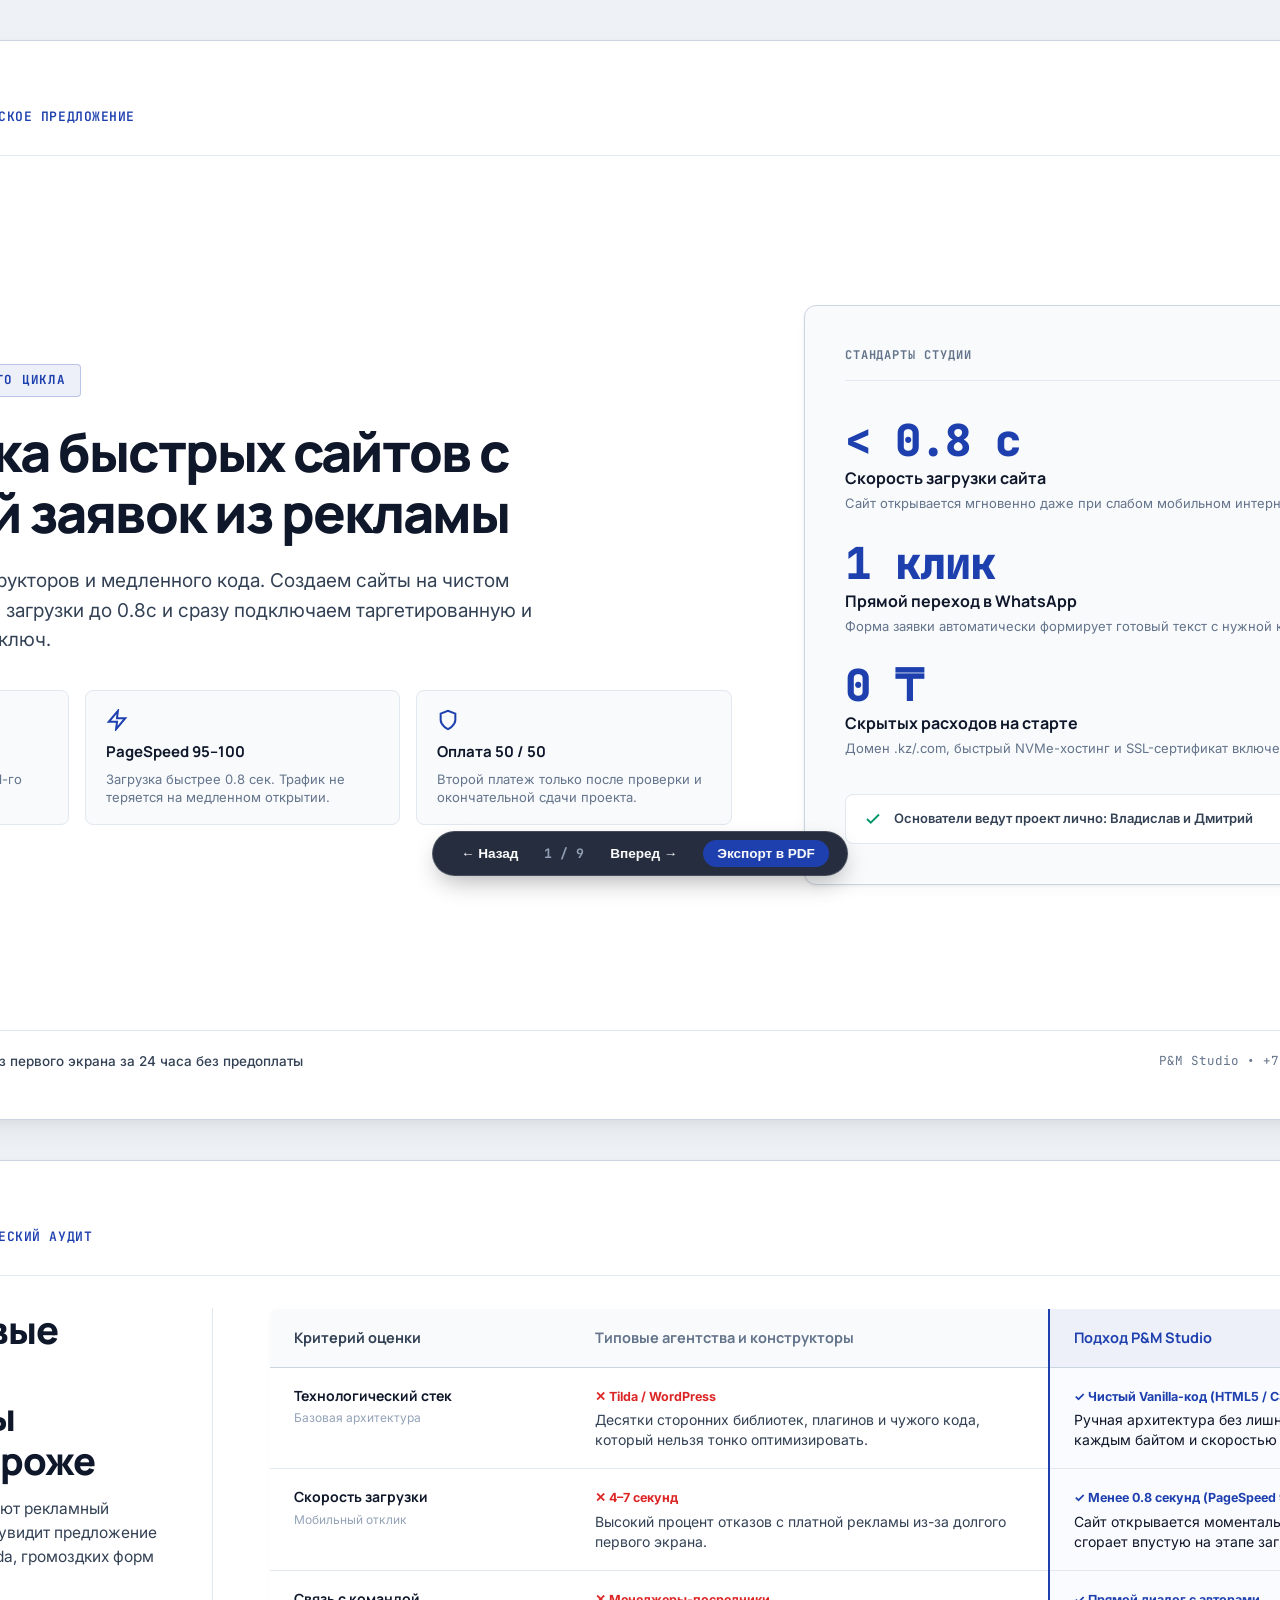
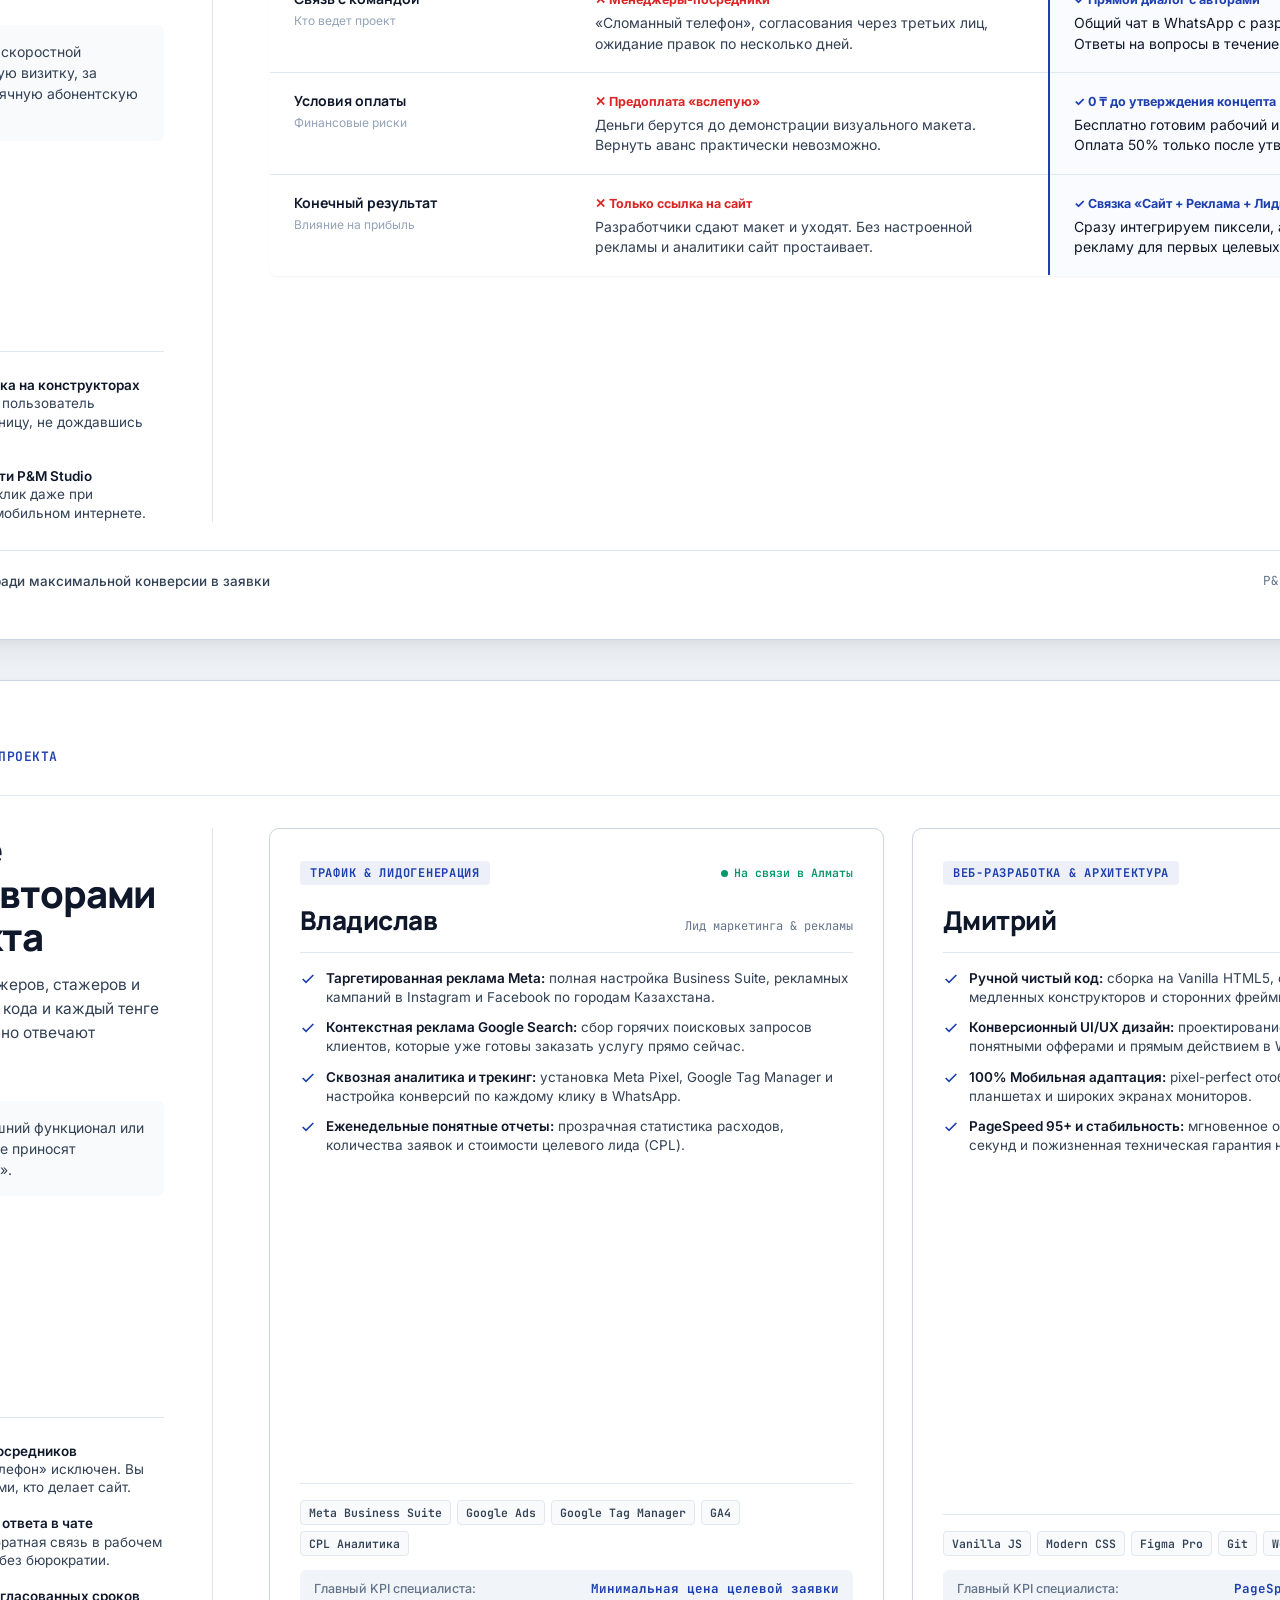
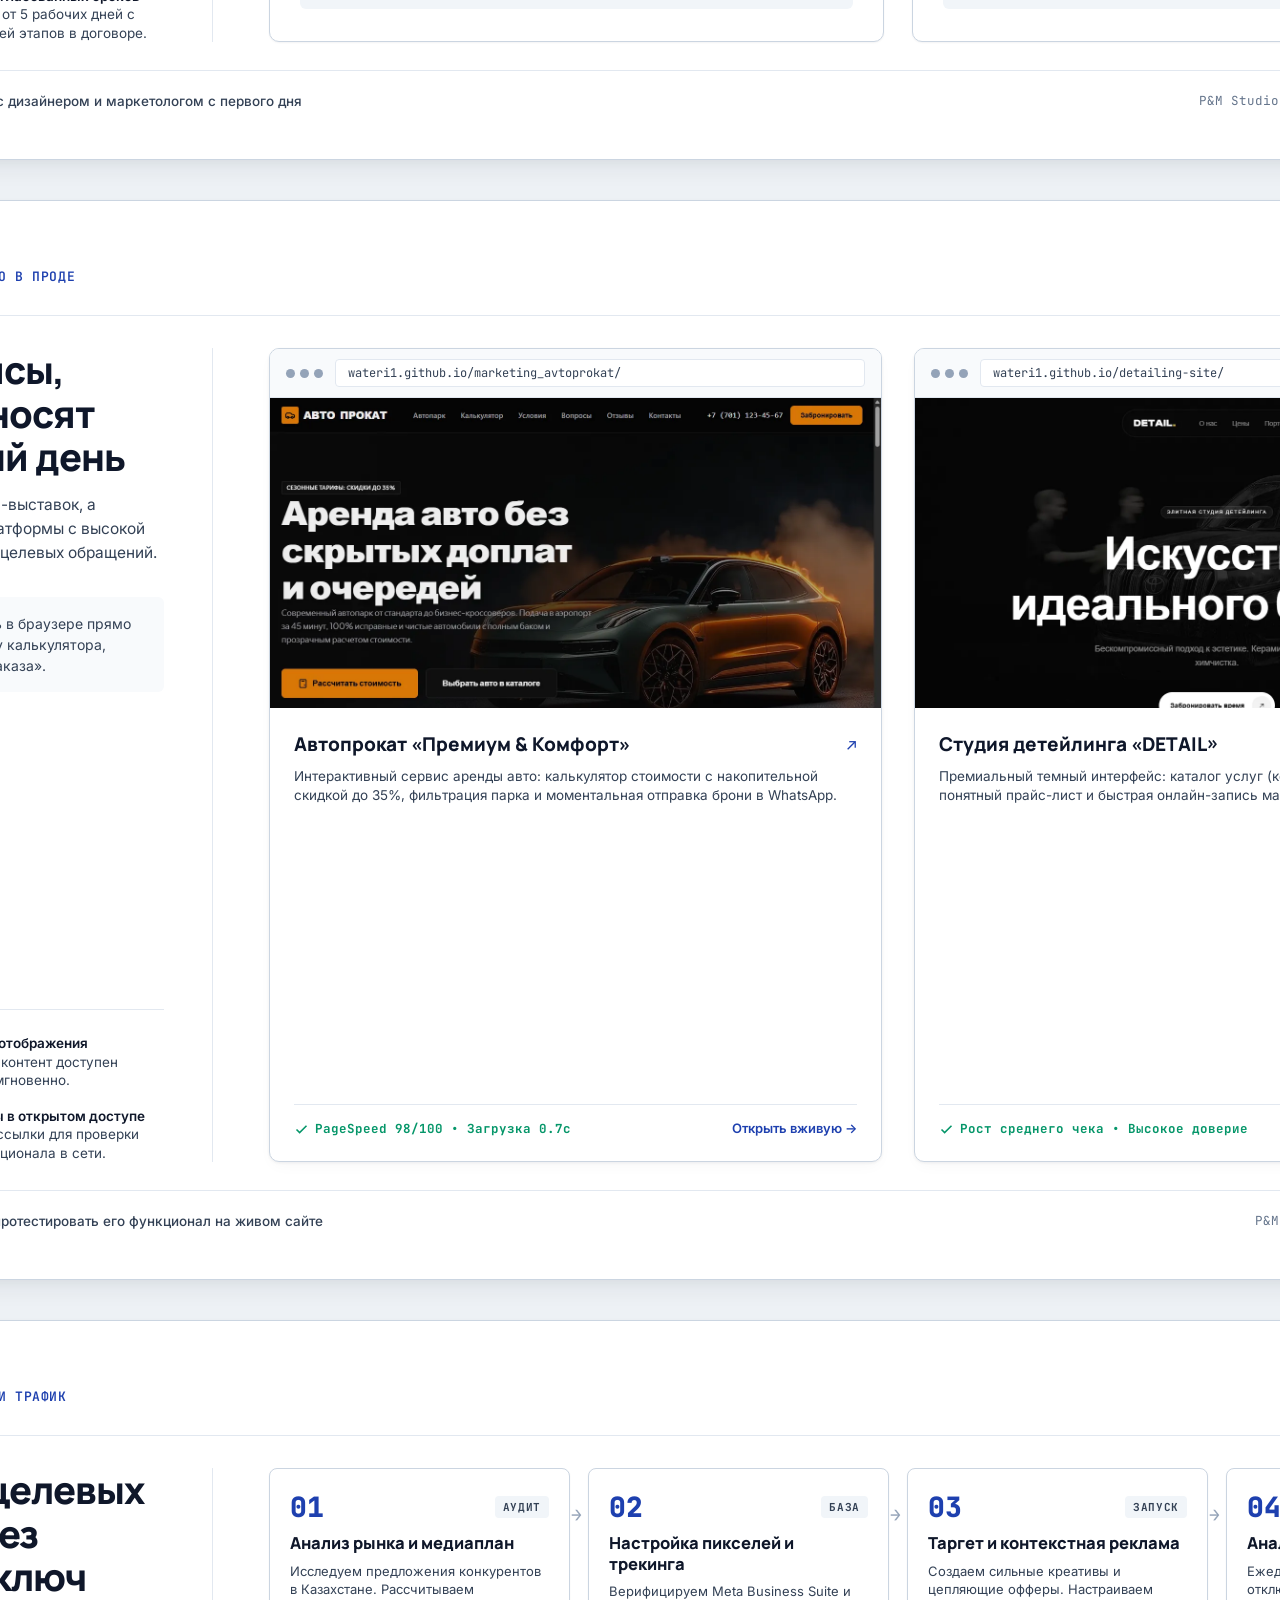
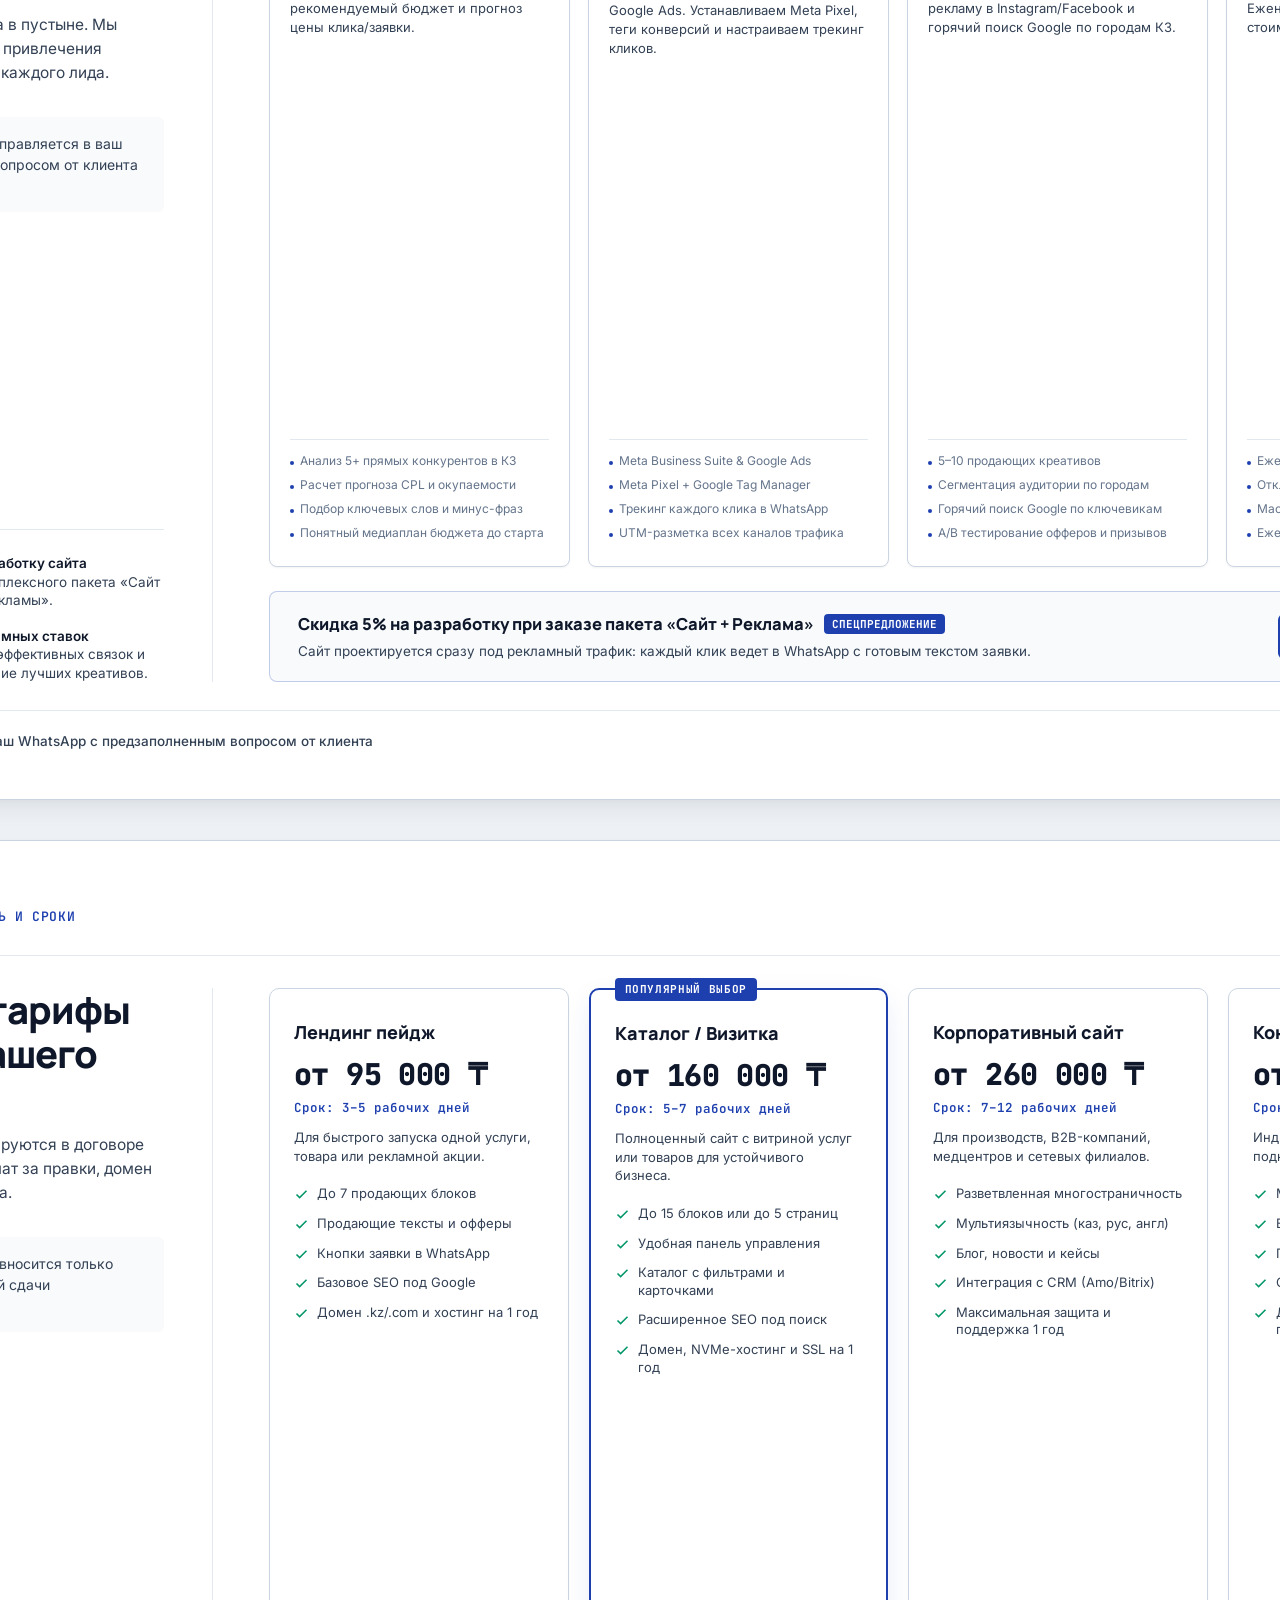
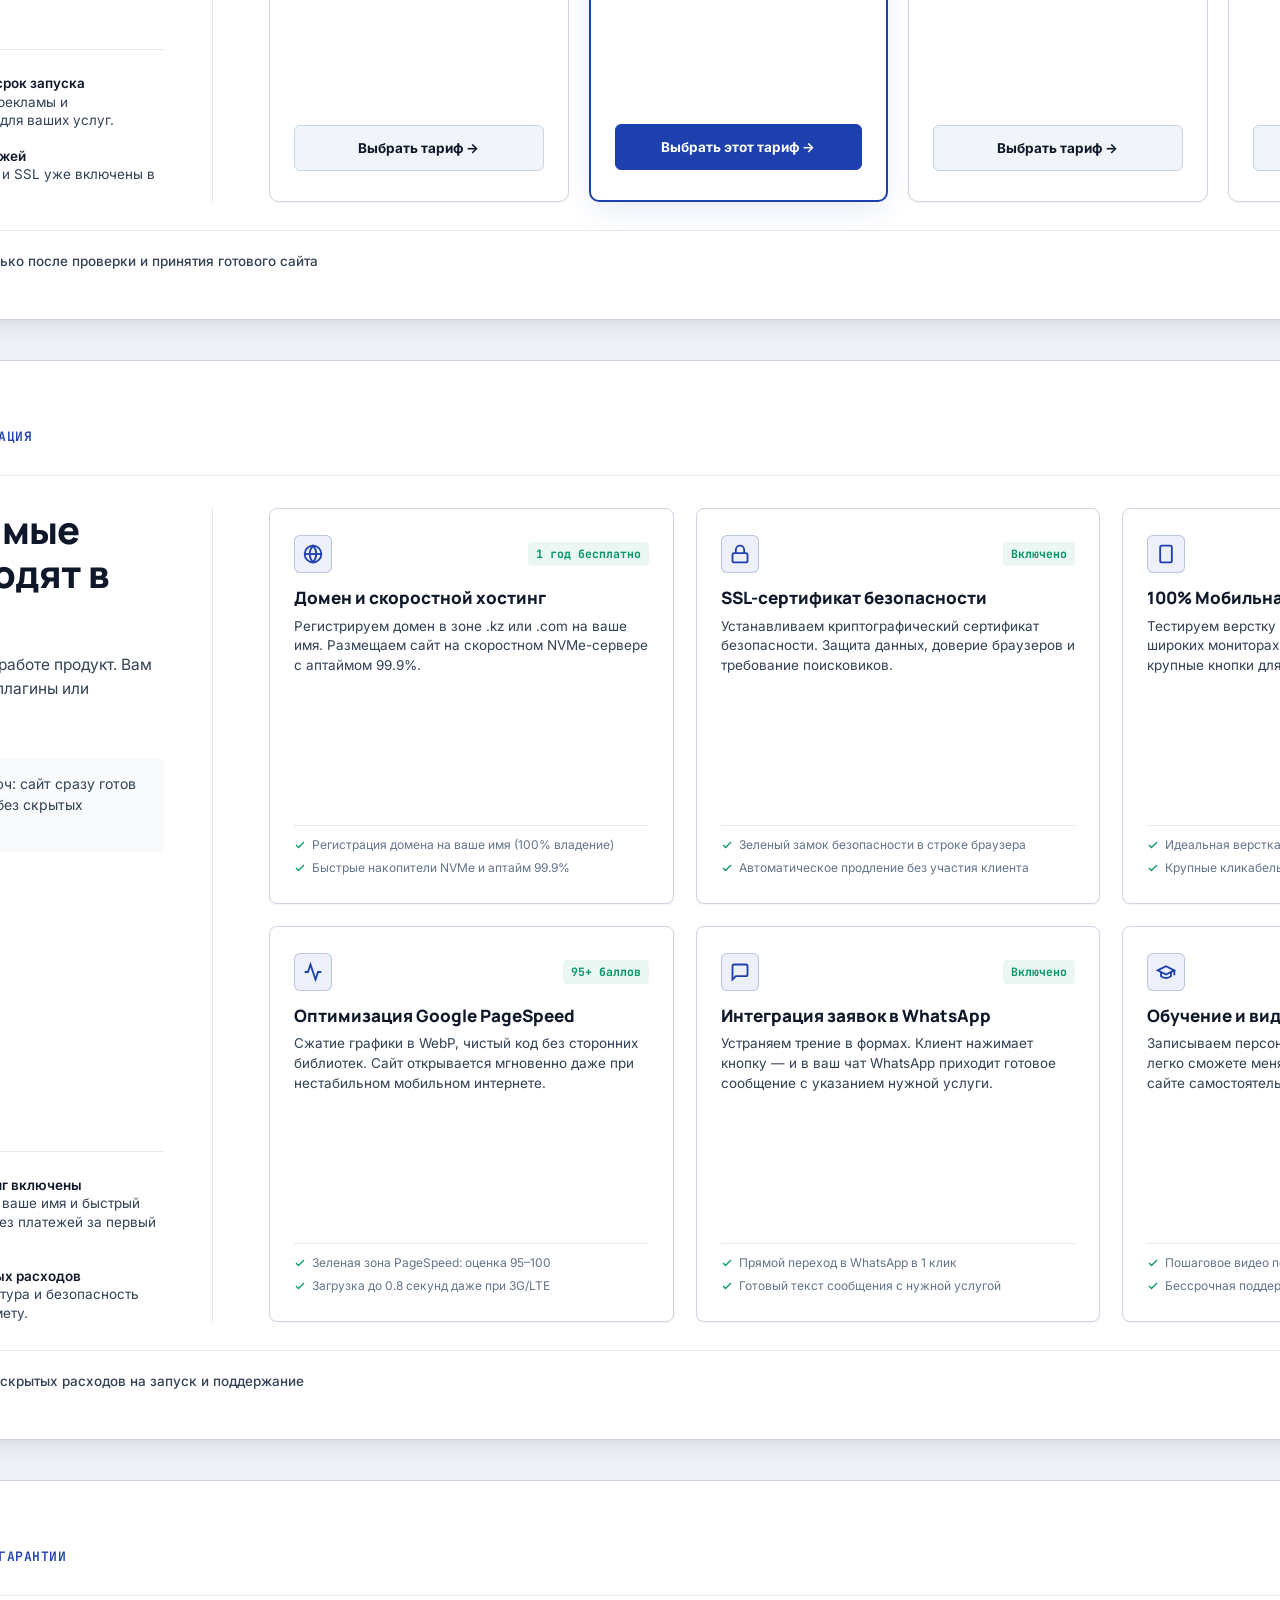
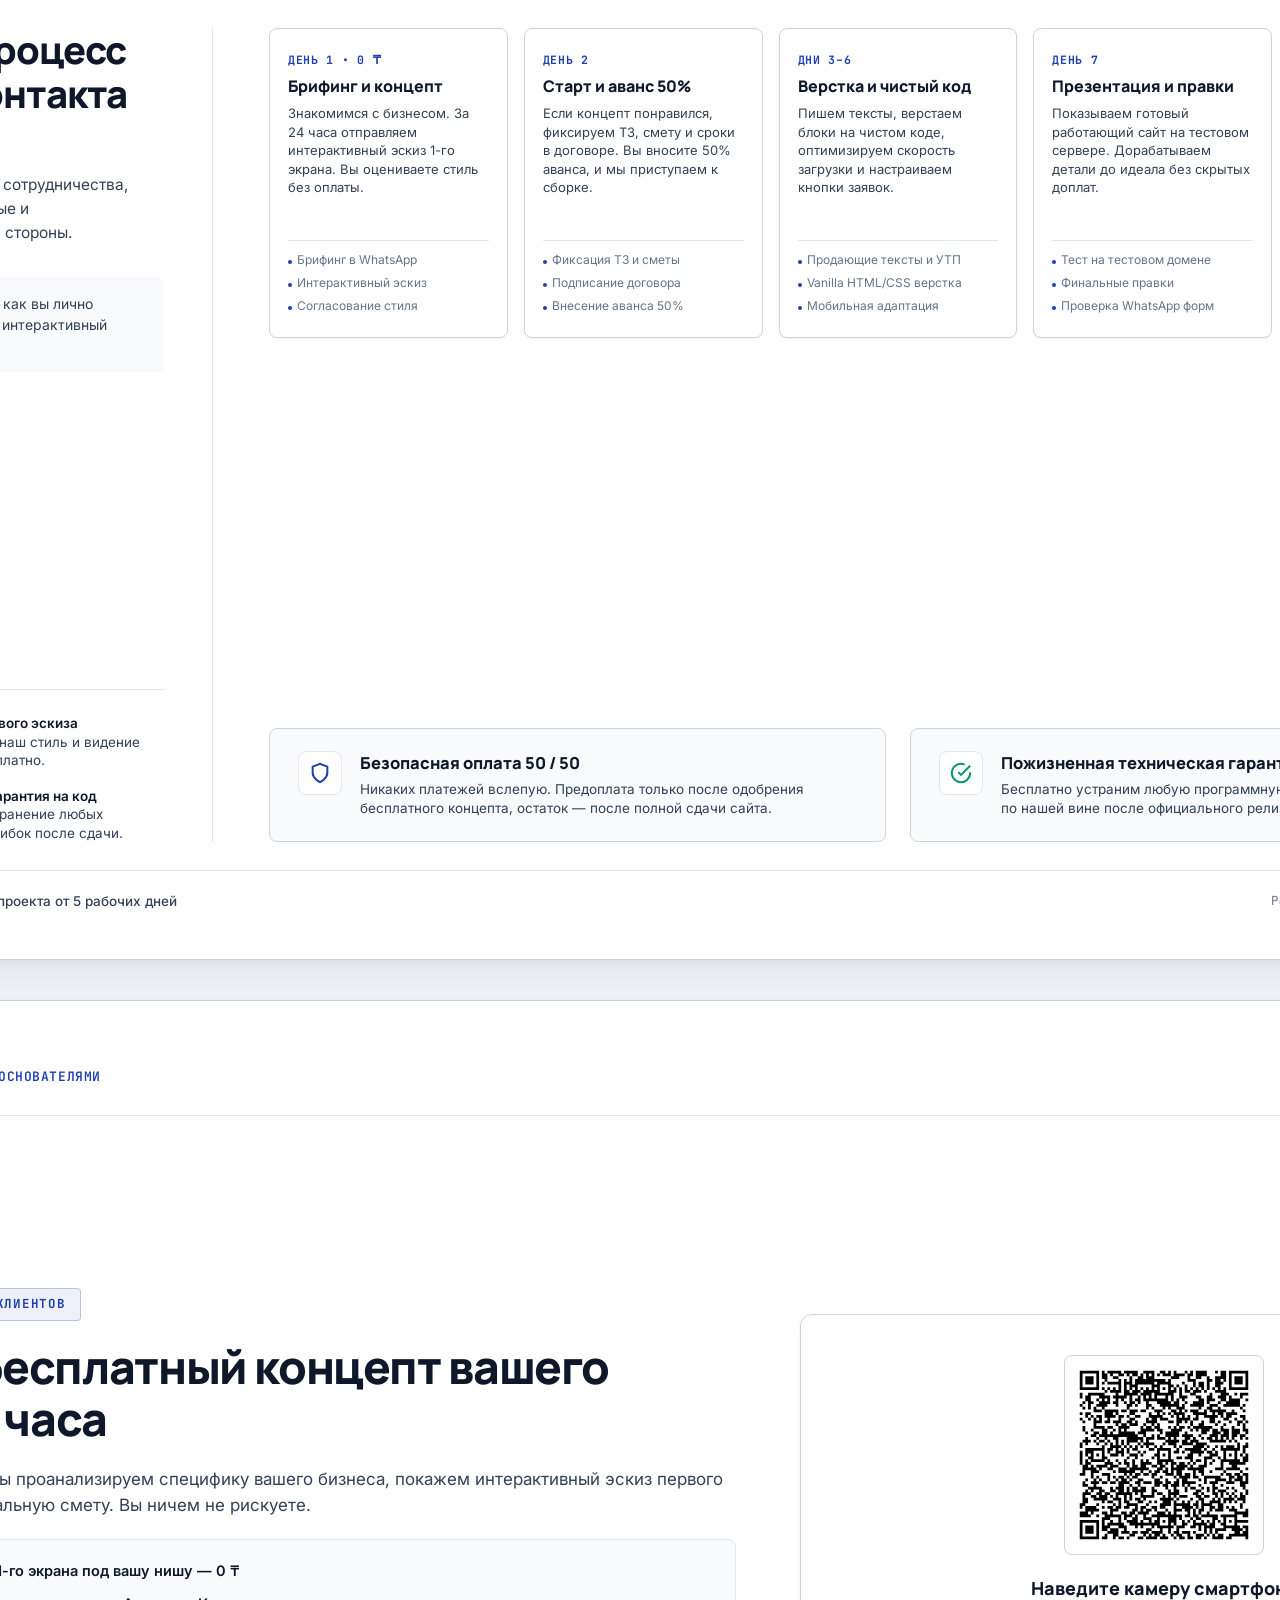
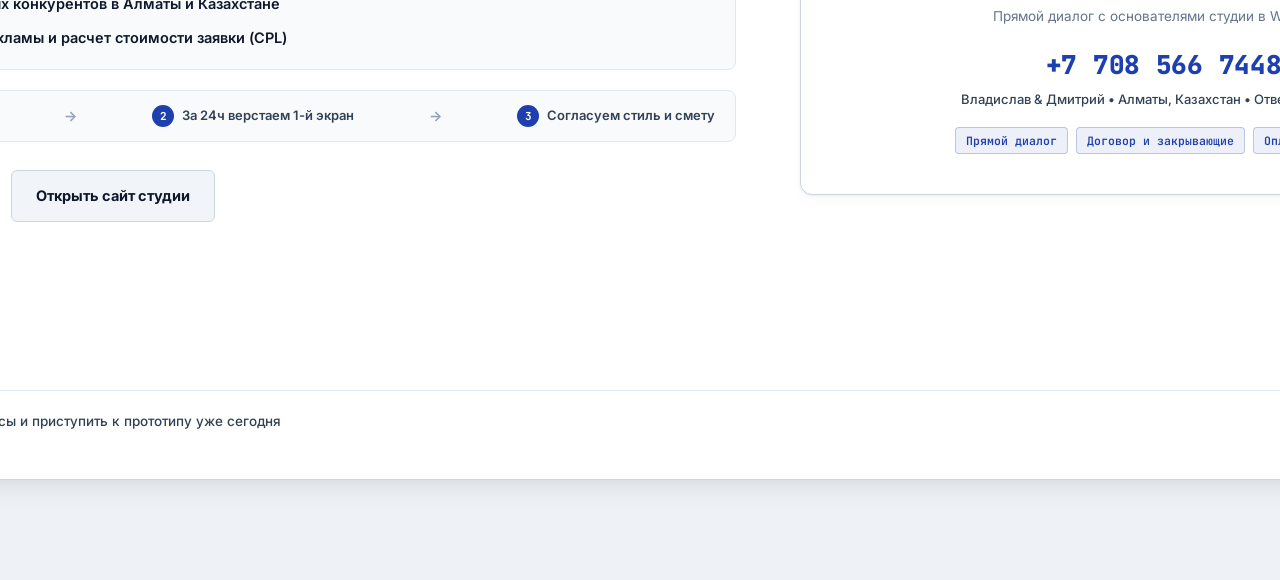
<file: presentation.html>
<!DOCTYPE html>
<html lang="ru">
<head>
    <meta charset="UTF-8">
    <meta name="viewport" content="width=device-width, initial-scale=1.0">
    <title>P&M Studio — Разработка умных сайтов и трафик под ключ</title>
    <meta name="description" content="Коммерческое предложение P&M Studio: разработка сайтов на чистом коде от 5 дней и запуск рекламы в Казахстане.">

    <!-- Stylesheet -->
    <link rel="stylesheet" href="css/presentation.css">
</head>
<body>

    <main class="presentation-stage">

        <!-- =================================================================
             СЛАЙД 1: COVER SLIDE (ПРЕДСТАВИТЕЛЬСКИЙ ТИТУЛ)
             ================================================================= -->
        <section class="slide" id="slide-1" data-slide="1">
            <header class="slide-header">
                <div class="brand-badge">
                    <div class="brand-icon-box">
                        <svg width="20" height="20" viewBox="0 0 24 24" fill="none">
                            <path d="M7 16L12 8L17 16" stroke="white" stroke-width="2.5" stroke-linecap="round" stroke-linejoin="round"/>
                        </svg>
                    </div>
                    <div class="brand-meta">
                        <span class="brand-title">P&M Studio</span>
                        <span class="brand-divider">•</span>
                        <span class="slide-context-topic">Коммерческое предложение</span>
                    </div>
                </div>
                <div class="slide-header-right">
                    <span class="slide-location-tag">Алматы • 2026</span>
                    <div class="slide-page-badge">01 / 09</div>
                </div>
            </header>

            <div class="slide-body">
                <div class="slide-cover-grid">
                    <!-- Left: Lead Text & Promises -->
                    <div class="cover-main-text-col">
                        <div class="cover-pill-label">
                            <span>Авторская веб-студия полного цикла</span>
                        </div>
                        <h1 class="cover-main-h1">
                            Разработка быстрых сайтов с гарантией заявок из рекламы
                        </h1>
                        <p class="cover-lead-p">
                            Отказ от шаблонных конструкторов и медленного кода. Создаем сайты на чистом Vanilla-стеке со скоростью загрузки до 0.8с и сразу подключаем таргетированную и контекстную рекламу под ключ.
                        </p>

                        <div class="cover-commitments-grid">
                            <div class="commitment-card">
                                <svg width="22" height="22" viewBox="0 0 24 24" fill="none" stroke="currentColor" stroke-width="2.2"><circle cx="12" cy="12" r="10"/><polyline points="12 6 12 12 16 14"/></svg>
                                <span class="commitment-title">Концепт за 24 часа</span>
                                <span class="commitment-desc">Бесплатный интерактивный эскиз 1-го экрана до внесения предоплаты.</span>
                            </div>
                            <div class="commitment-card">
                                <svg width="22" height="22" viewBox="0 0 24 24" fill="none" stroke="currentColor" stroke-width="2.2"><polygon points="13 2 3 14 12 14 11 22 21 10 12 10 13 2"/></svg>
                                <span class="commitment-title">PageSpeed 95–100</span>
                                <span class="commitment-desc">Загрузка быстрее 0.8 сек. Трафик не теряется на медленном открытии.</span>
                            </div>
                            <div class="commitment-card">
                                <svg width="22" height="22" viewBox="0 0 24 24" fill="none" stroke="currentColor" stroke-width="2.2"><path d="M12 22s8-4 8-10V5l-8-3-8 3v7c0 6 8 10 8 10z"/></svg>
                                <span class="commitment-title">Оплата 50 / 50</span>
                                <span class="commitment-desc">Второй платеж только после проверки и окончательной сдачи проекта.</span>
                            </div>
                        </div>
                    </div>

                    <!-- Right: Key Standards Pillar -->
                    <div class="cover-metrics-pillar">
                        <div class="pillar-head-tag">
                            <span>Стандарты студии</span>
                            <span>Direct Founders</span>
                        </div>

                        <div class="pillar-metrics-stack">
                            <div class="pillar-metric-entry">
                                <span class="pillar-metric-num">&lt; 0.8 с</span>
                                <span class="pillar-metric-title">Скорость загрузки сайта</span>
                                <span class="pillar-metric-desc">Сайт открывается мгновенно даже при слабом мобильном интернете 3G/LTE.</span>
                            </div>
                            <div class="pillar-metric-entry">
                                <span class="pillar-metric-num">1 клик</span>
                                <span class="pillar-metric-title">Прямой переход в WhatsApp</span>
                                <span class="pillar-metric-desc">Форма заявки автоматически формирует готовый текст с нужной клиенту услугой.</span>
                            </div>
                            <div class="pillar-metric-entry">
                                <span class="pillar-metric-num">0 ₸</span>
                                <span class="pillar-metric-title">Скрытых расходов на старте</span>
                                <span class="pillar-metric-desc">Домен .kz/.com, быстрый NVMe-хостинг и SSL-сертификат включены на 1 год.</span>
                            </div>
                        </div>

                        <div class="pillar-trust-badge">
                            <svg width="18" height="18" viewBox="0 0 24 24" fill="none" stroke="currentColor" stroke-width="2.5"><polyline points="20 6 9 17 4 12"/></svg>
                            <span>Основатели ведут проект лично: Владислав и Дмитрий</span>
                        </div>
                    </div>
                </div>
            </div>

            <footer class="slide-footer-bar">
                <div class="footer-trust-item">
                    <svg width="15" height="15" viewBox="0 0 24 24" fill="none" stroke="currentColor" stroke-width="2.5"><polyline points="20 6 9 17 4 12"/></svg>
                    <span>Бесплатный интерактивный эскиз первого экрана за 24 часа без предоплаты</span>
                </div>
                <div class="footer-contacts-wrap">
                    <span>P&M Studio • +7 708 566 7448 • pandm-studio.kz</span>
                </div>
            </footer>
        </section>


        <!-- =================================================================
             СЛАЙД 2: СРАВНЕНИЕ ПОДХОДОВ (EDITORIAL MATRIX)
             ================================================================= -->
        <section class="slide" id="slide-2" data-slide="2">
            <header class="slide-header">
                <div class="brand-badge">
                    <div class="brand-icon-box">
                        <svg width="20" height="20" viewBox="0 0 24 24" fill="none">
                            <path d="M7 16L12 8L17 16" stroke="white" stroke-width="2.5" stroke-linecap="round" stroke-linejoin="round"/>
                        </svg>
                    </div>
                    <div class="brand-meta">
                        <span class="brand-title">P&M Studio</span>
                        <span class="brand-divider">•</span>
                        <span class="slide-context-topic">Аналитический аудит</span>
                    </div>
                </div>
                <div class="slide-header-right">
                    <span class="slide-location-tag">Сравнение подходов</span>
                    <div class="slide-page-badge">02 / 09</div>
                </div>
            </header>

            <div class="slide-body">
                <div class="editorial-split-layout">
                    <!-- Left Anchor -->
                    <div class="editorial-anchor-col">
                        <div class="editorial-headline-block">
                            <h2 class="editorial-title">Почему типовые сайты и конструкторы обходятся дороже</h2>
                            <p class="editorial-desc">
                                До 50% предпринимателей теряют рекламный бюджет еще до того, как клиент увидит предложение — из-за медленной загрузки Tilda, громоздких форм и отсутствия прямой аналитики.
                            </p>
                            <div class="editorial-pullquote">
                                «Мы создаем сайты как легкий, скоростной инструмент продаж, а не тяжелую визитку, за которую нужно платить ежемесячную абонентскую плату конструкторам».
                            </div>
                        </div>

                        <div class="anchor-stats-stack">
                            <div class="anchor-stat-row">
                                <span class="stat-numeric-big">4.8 с</span>
                                <div class="stat-narrative-small">
                                    <strong>Средняя загрузка на конструкторах</strong>
                                    Каждый второй пользователь закрывает страницу, не дождавшись контента.
                                </div>
                            </div>
                            <div class="anchor-stat-row">
                                <span class="stat-numeric-big">98/100</span>
                                <div class="stat-narrative-small">
                                    <strong>Рейтинг скорости P&M Studio</strong>
                                    Мгновенный отклик даже при нестабильном мобильном интернете.
                                </div>
                            </div>
                        </div>
                    </div>

                    <!-- Right Matrix Table -->
                    <div class="editorial-content-area">
                        <table class="comparison-editorial-table">
                            <thead>
                                <tr>
                                    <th class="th-crit">Критерий оценки</th>
                                    <th class="th-legacy">Типовые агентства и конструкторы</th>
                                    <th class="th-studio">Подход P&M Studio</th>
                                </tr>
                            </thead>
                            <tbody>
                                <tr>
                                    <td class="td-crit">
                                        Технологический стек
                                        <span class="td-crit-sub">Базовая архитектура</span>
                                    </td>
                                    <td class="td-legacy">
                                        <span class="badge-neg">✕ Tilda / WordPress</span><br>
                                        Десятки сторонних библиотек, плагинов и чужого кода, который нельзя тонко оптимизировать.
                                    </td>
                                    <td class="td-studio">
                                        <span class="badge-pos">✓ Чистый Vanilla-код (HTML5 / CSS3 / JS)</span><br>
                                        Ручная архитектура без лишнего веса. Полный контроль над каждым байтом и скоростью отклика.
                                    </td>
                                </tr>
                                <tr>
                                    <td class="td-crit">
                                        Скорость загрузки
                                        <span class="td-crit-sub">Мобильный отклик</span>
                                    </td>
                                    <td class="td-legacy">
                                        <span class="badge-neg">✕ 4–7 секунд</span><br>
                                        Высокий процент отказов с платной рекламы из-за долгого первого экрана.
                                    </td>
                                    <td class="td-studio">
                                        <span class="badge-pos">✓ Менее 0.8 секунд (PageSpeed 95+)</span><br>
                                        Сайт открывается моментально. Рекламный трафик не сгорает впустую на этапе загрузки.
                                    </td>
                                </tr>
                                <tr>
                                    <td class="td-crit">
                                        Связь с командой
                                        <span class="td-crit-sub">Кто ведет проект</span>
                                    </td>
                                    <td class="td-legacy">
                                        <span class="badge-neg">✕ Менеджеры-посредники</span><br>
                                        «Сломанный телефон», согласования через третьих лиц, ожидание правок по несколько дней.
                                    </td>
                                    <td class="td-studio">
                                        <span class="badge-pos">✓ Прямой диалог с авторами</span><br>
                                        Общий чат в WhatsApp с разработчиком и маркетологом. Ответы на вопросы в течение 10 минут.
                                    </td>
                                </tr>
                                <tr>
                                    <td class="td-crit">
                                        Условия оплаты
                                        <span class="td-crit-sub">Финансовые риски</span>
                                    </td>
                                    <td class="td-legacy">
                                        <span class="badge-neg">✕ Предоплата «вслепую»</span><br>
                                        Деньги берутся до демонстрации визуального макета. Вернуть аванс практически невозможно.
                                    </td>
                                    <td class="td-studio">
                                        <span class="badge-pos">✓ 0 ₸ до утверждения концепта</span><br>
                                        Бесплатно готовим рабочий интерактивный эскиз за 24 часа. Оплата 50% только после утверждения.
                                    </td>
                                </tr>
                                <tr>
                                    <td class="td-crit">
                                        Конечный результат
                                        <span class="td-crit-sub">Влияние на прибыль</span>
                                    </td>
                                    <td class="td-legacy">
                                        <span class="badge-neg">✕ Только ссылка на сайт</span><br>
                                        Разработчики сдают макет и уходят. Без настроенной рекламы и аналитики сайт простаивает.
                                    </td>
                                    <td class="td-studio">
                                        <span class="badge-pos">✓ Связка «Сайт + Реклама + Лиды»</span><br>
                                        Сразу интегрируем пиксели, аналитику, формы и запускаем рекламу для первых целевых заявок.
                                    </td>
                                </tr>
                            </tbody>
                        </table>
                    </div>
                </div>
            </div>

            <footer class="slide-footer-bar">
                <div class="footer-trust-item">
                    <svg width="15" height="15" viewBox="0 0 24 24" fill="none" stroke="currentColor" stroke-width="2.5"><polyline points="20 6 9 17 4 12"/></svg>
                    <span>Осознанный отказ от шаблонов ради максимальной конверсии в заявки</span>
                </div>
                <div class="footer-contacts-wrap">
                    <span>P&M Studio • Стандарты разработки</span>
                </div>
            </footer>
        </section>


        <!-- =================================================================
             СЛАЙД 3: КОМАНДА И ЗОНЫ ОТВЕТСТВЕННОСТИ (ZERO EMPTY VOIDS)
             ================================================================= -->
        <section class="slide" id="slide-3" data-slide="3">
            <header class="slide-header">
                <div class="brand-badge">
                    <div class="brand-icon-box">
                        <svg width="20" height="20" viewBox="0 0 24 24" fill="none">
                            <path d="M7 16L12 8L17 16" stroke="white" stroke-width="2.5" stroke-linecap="round" stroke-linejoin="round"/>
                        </svg>
                    </div>
                    <div class="brand-meta">
                        <span class="brand-title">P&M Studio</span>
                        <span class="brand-divider">•</span>
                        <span class="slide-context-topic">Команда проекта</span>
                    </div>
                </div>
                <div class="slide-header-right">
                    <span class="slide-location-tag">Прямой контакт</span>
                    <div class="slide-page-badge">03 / 09</div>
                </div>
            </header>

            <div class="slide-body">
                <div class="editorial-split-layout">
                    <!-- Left Anchor -->
                    <div class="editorial-anchor-col">
                        <div class="editorial-headline-block">
                            <h2 class="editorial-title">Вы работаете напрямую с авторами вашего проекта</h2>
                            <p class="editorial-desc">
                                В P&M Studio нет аккаунт-менеджеров, стажеров и субподряда. За каждую строчку кода и каждый тенге рекламного бюджета персонально отвечают основатели студии.
                            </p>
                            <div class="editorial-pullquote">
                                «Мы не навязываем клиенту лишний функционал или сложные платформы, если они не приносят реальные заявки и окупаемость».
                            </div>
                        </div>

                        <div class="anchor-stats-stack">
                            <div class="anchor-stat-row">
                                <span class="stat-numeric-big">0</span>
                                <div class="stat-narrative-small">
                                    <strong>Менеджеров-посредников</strong>
                                    «Сломанный телефон» исключен. Вы общаетесь с теми, кто делает сайт.
                                </div>
                            </div>
                            <div class="anchor-stat-row">
                                <span class="stat-numeric-big">10 мин</span>
                                <div class="stat-narrative-small">
                                    <strong>Среднее время ответа в чате</strong>
                                    Оперативная обратная связь в рабочем WhatsApp-чате без бюрократии.
                                </div>
                            </div>
                            <div class="anchor-stat-row">
                                <span class="stat-numeric-big">100%</span>
                                <div class="stat-narrative-small">
                                    <strong>Соблюдение согласованных сроков</strong>
                                    Запуск проекта от 5 рабочих дней с четкой фиксацией этапов в договоре.
                                </div>
                            </div>
                        </div>
                    </div>

                    <!-- Right Dense Founders Grid -->
                    <div class="editorial-content-area">
                        <div class="team-dense-grid">
                            <!-- Specialist 1: Vladislav -->
                            <div class="founder-editorial-card">
                                <div class="founder-card-top">
                                    <div class="founder-badge-row">
                                        <span class="founder-role-tag">Трафик & Лидогенерация</span>
                                        <div class="founder-status-live">
                                            <span class="status-dot-pulse"></span>
                                            <span>На связи в Алматы</span>
                                        </div>
                                    </div>
                                    <div class="founder-identity-block">
                                        <h3 class="founder-fullname">Владислав</h3>
                                        <span class="founder-exp-note">Лид маркетинга & рекламы</span>
                                    </div>

                                    <div class="deliverables-checklist-block">
                                        <div class="deliv-checklist-item">
                                            <svg width="16" height="16" viewBox="0 0 24 24" fill="none" stroke="currentColor" stroke-width="2.5"><polyline points="20 6 9 17 4 12"/></svg>
                                            <div><strong>Таргетированная реклама Meta:</strong> полная настройка Business Suite, рекламных кампаний в Instagram и Facebook по городам Казахстана.</div>
                                        </div>
                                        <div class="deliv-checklist-item">
                                            <svg width="16" height="16" viewBox="0 0 24 24" fill="none" stroke="currentColor" stroke-width="2.5"><polyline points="20 6 9 17 4 12"/></svg>
                                            <div><strong>Контекстная реклама Google Search:</strong> сбор горячих поисковых запросов клиентов, которые уже готовы заказать услугу прямо сейчас.</div>
                                        </div>
                                        <div class="deliv-checklist-item">
                                            <svg width="16" height="16" viewBox="0 0 24 24" fill="none" stroke="currentColor" stroke-width="2.5"><polyline points="20 6 9 17 4 12"/></svg>
                                            <div><strong>Сквозная аналитика и трекинг:</strong> установка Meta Pixel, Google Tag Manager и настройка конверсий по каждому клику в WhatsApp.</div>
                                        </div>
                                        <div class="deliv-checklist-item">
                                            <svg width="16" height="16" viewBox="0 0 24 24" fill="none" stroke="currentColor" stroke-width="2.5"><polyline points="20 6 9 17 4 12"/></svg>
                                            <div><strong>Еженедельные понятные отчеты:</strong> прозрачная статистика расходов, количества заявок и стоимости целевого лида (CPL).</div>
                                        </div>
                                    </div>
                                </div>

                                <div class="founder-card-bottom">
                                    <div class="tools-pills-wrap">
                                        <span class="tool-pill">Meta Business Suite</span>
                                        <span class="tool-pill">Google Ads</span>
                                        <span class="tool-pill">Google Tag Manager</span>
                                        <span class="tool-pill">GA4</span>
                                        <span class="tool-pill">CPL Аналитика</span>
                                    </div>
                                    <div class="founder-kpi-bar">
                                        <span class="kpi-title">Главный KPI специалиста:</span>
                                        <span class="kpi-statement">Минимальная цена целевой заявки</span>
                                    </div>
                                </div>
                            </div>

                            <!-- Specialist 2: Dmitry -->
                            <div class="founder-editorial-card">
                                <div class="founder-card-top">
                                    <div class="founder-badge-row">
                                        <span class="founder-role-tag">Веб-разработка & Архитектура</span>
                                        <div class="founder-status-live">
                                            <span class="status-dot-pulse"></span>
                                            <span>На связи в Алматы</span>
                                        </div>
                                    </div>
                                    <div class="founder-identity-block">
                                        <h3 class="founder-fullname">Дмитрий</h3>
                                        <span class="founder-exp-note">Ведущий веб-разработчик</span>
                                    </div>

                                    <div class="deliverables-checklist-block">
                                        <div class="deliv-checklist-item">
                                            <svg width="16" height="16" viewBox="0 0 24 24" fill="none" stroke="currentColor" stroke-width="2.5"><polyline points="20 6 9 17 4 12"/></svg>
                                            <div><strong>Ручной чистый код:</strong> сборка на Vanilla HTML5, современных CSS3 и JS без медленных конструкторов и сторонних фреймворков.</div>
                                        </div>
                                        <div class="deliv-checklist-item">
                                            <svg width="16" height="16" viewBox="0 0 24 24" fill="none" stroke="currentColor" stroke-width="2.5"><polyline points="20 6 9 17 4 12"/></svg>
                                            <div><strong>Конверсионный UI/UX дизайн:</strong> проектирование структуры сайта в Figma с понятными офферами и прямым действием в WhatsApp.</div>
                                        </div>
                                        <div class="deliv-checklist-item">
                                            <svg width="16" height="16" viewBox="0 0 24 24" fill="none" stroke="currentColor" stroke-width="2.5"><polyline points="20 6 9 17 4 12"/></svg>
                                            <div><strong>100% Мобильная адаптация:</strong> pixel-perfect отображение на iPhone, Android, планшетах и широких экранах мониторов.</div>
                                        </div>
                                        <div class="deliv-checklist-item">
                                            <svg width="16" height="16" viewBox="0 0 24 24" fill="none" stroke="currentColor" stroke-width="2.5"><polyline points="20 6 9 17 4 12"/></svg>
                                            <div><strong>PageSpeed 95+ и стабильность:</strong> мгновенное открытие сайта быстрее 0.8 секунд и пожизненная техническая гарантия на код.</div>
                                        </div>
                                    </div>
                                </div>

                                <div class="founder-card-bottom">
                                    <div class="tools-pills-wrap">
                                        <span class="tool-pill">Vanilla JS</span>
                                        <span class="tool-pill">Modern CSS</span>
                                        <span class="tool-pill">Figma Pro</span>
                                        <span class="tool-pill">Git</span>
                                        <span class="tool-pill">WebP Speed</span>
                                    </div>
                                    <div class="founder-kpi-bar">
                                        <span class="kpi-title">Главный KPI специалиста:</span>
                                        <span class="kpi-statement">PageSpeed 95+ и релиз от 5 дней</span>
                                    </div>
                                </div>
                            </div>
                        </div>
                    </div>
                </div>
            </div>

            <footer class="slide-footer-bar">
                <div class="footer-trust-item">
                    <svg width="15" height="15" viewBox="0 0 24 24" fill="none" stroke="currentColor" stroke-width="2.5"><polyline points="20 6 9 17 4 12"/></svg>
                    <span>Общий рабочий чат в WhatsApp с дизайнером и маркетологом с первого дня</span>
                </div>
                <div class="footer-contacts-wrap">
                    <span>P&M Studio • Персональная ответственность</span>
                </div>
            </footer>
        </section>


        <!-- =================================================================
             СЛАЙД 4: ЖИВЫЕ КЕЙСЫ В ПРОДЕ (PORTFOLIO SHOWCASE)
             ================================================================= -->
        <section class="slide" id="slide-4" data-slide="4">
            <header class="slide-header">
                <div class="brand-badge">
                    <div class="brand-icon-box">
                        <svg width="20" height="20" viewBox="0 0 24 24" fill="none">
                            <path d="M7 16L12 8L17 16" stroke="white" stroke-width="2.5" stroke-linecap="round" stroke-linejoin="round"/>
                        </svg>
                    </div>
                    <div class="brand-meta">
                        <span class="brand-title">P&M Studio</span>
                        <span class="brand-divider">•</span>
                        <span class="slide-context-topic">Портфолио в проде</span>
                    </div>
                </div>
                <div class="slide-header-right">
                    <span class="slide-location-tag">Реальные проекты</span>
                    <div class="slide-page-badge">04 / 09</div>
                </div>
            </header>

            <div class="slide-body">
                <div class="editorial-split-layout">
                    <!-- Left Anchor -->
                    <div class="editorial-anchor-col">
                        <div class="editorial-headline-block">
                            <h2 class="editorial-title">Реальные кейсы, которые приносят заявки каждый день</h2>
                            <p class="editorial-desc">
                                Не статичные концепты с дизайн-выставок, а действующие коммерческие платформы с высокой скоростью и реальным потоком целевых обращений.
                            </p>
                            <div class="editorial-pullquote">
                                «Каждый проект можно открыть в браузере прямо сейчас и протестировать работу калькулятора, скорость загрузки и удобство заказа».
                            </div>
                        </div>

                        <div class="anchor-stats-stack">
                            <div class="anchor-stat-row">
                                <span class="stat-numeric-big">0.7 с</span>
                                <div class="stat-narrative-small">
                                    <strong>Время первого отображения</strong>
                                    Интерактивный контент доступен пользователю мгновенно.
                                </div>
                            </div>
                            <div class="anchor-stat-row">
                                <span class="stat-numeric-big">100%</span>
                                <div class="stat-narrative-small">
                                    <strong>Живые проекты в открытом доступе</strong>
                                    Кликабельные ссылки для проверки реального функционала в сети.
                                </div>
                            </div>
                        </div>
                    </div>

                    <!-- Right Browser Mockups Grid -->
                    <div class="editorial-content-area">
                        <div class="cases-editorial-grid">
                            <!-- Case 1: Avtoprokat -->
                            <a href="https://wateri1.github.io/marketing_avtoprokat/" target="_blank" class="case-browser-container">
                                <div class="case-browser-header">
                                    <div class="browser-traffic-lights">
                                        <span class="traffic-light"></span>
                                        <span class="traffic-light"></span>
                                        <span class="traffic-light"></span>
                                    </div>
                                    <div class="browser-address-field">wateri1.github.io/marketing_avtoprokat/</div>
                                </div>
                                <div class="case-screenshot-holder">
                                    <img src="images/portfolio_avtoprokat.webp" alt="Автопрокат Премиум & Комфорт">
                                </div>
                                <div class="case-text-details">
                                    <div>
                                        <div class="case-headline-row">
                                            <h3 class="case-project-title">Автопрокат «Премиум & Комфорт»</h3>
                                            <span class="case-arrow-link">↗</span>
                                        </div>
                                        <p class="case-paragraph">
                                            Интерактивный сервис аренды авто: калькулятор стоимости с накопительной скидкой до 35%, фильтрация парка и моментальная отправка брони в WhatsApp.
                                        </p>
                                    </div>
                                    <div class="case-bottom-meta">
                                        <div class="case-speed-badge">
                                            <svg width="15" height="15" viewBox="0 0 24 24" fill="none" stroke="currentColor" stroke-width="2.5"><polyline points="20 6 9 17 4 12"/></svg>
                                            <span>PageSpeed 98/100 • Загрузка 0.7с</span>
                                        </div>
                                        <span class="case-live-cta">Открыть вживую &rarr;</span>
                                    </div>
                                </div>
                            </a>

                            <!-- Case 2: Detailing -->
                            <a href="https://wateri1.github.io/detailing-site/" target="_blank" class="case-browser-container">
                                <div class="case-browser-header">
                                    <div class="browser-traffic-lights">
                                        <span class="traffic-light"></span>
                                        <span class="traffic-light"></span>
                                        <span class="traffic-light"></span>
                                    </div>
                                    <div class="browser-address-field">wateri1.github.io/detailing-site/</div>
                                </div>
                                <div class="case-screenshot-holder">
                                    <img src="images/portfolio_detailing.webp" alt="Студия детейлинга DETAIL">
                                </div>
                                <div class="case-text-details">
                                    <div>
                                        <div class="case-headline-row">
                                            <h3 class="case-project-title">Студия детейлинга «DETAIL»</h3>
                                            <span class="case-arrow-link">↗</span>
                                        </div>
                                        <p class="case-paragraph">
                                            Премиальный темный интерфейс: каталог услуг (керамика, оклейка, полировка), понятный прайс-лист и быстрая онлайн-запись мастера в 1 клик.
                                        </p>
                                    </div>
                                    <div class="case-bottom-meta">
                                        <div class="case-speed-badge">
                                            <svg width="15" height="15" viewBox="0 0 24 24" fill="none" stroke="currentColor" stroke-width="2.5"><polyline points="20 6 9 17 4 12"/></svg>
                                            <span>Рост среднего чека • Высокое доверие</span>
                                        </div>
                                        <span class="case-live-cta">Открыть вживую &rarr;</span>
                                    </div>
                                </div>
                            </a>
                        </div>
                    </div>
                </div>
            </div>

            <footer class="slide-footer-bar">
                <div class="footer-trust-item">
                    <svg width="15" height="15" viewBox="0 0 24 24" fill="none" stroke="currentColor" stroke-width="2.5"><polyline points="20 6 9 17 4 12"/></svg>
                    <span>Нажмите на любой кейс, чтобы протестировать его функционал на живом сайте</span>
                </div>
                <div class="footer-contacts-wrap">
                    <span>P&M Studio • Действующие платформы</span>
                </div>
            </footer>
        </section>


        <!-- =================================================================
             СЛАЙД 5: ТРАФИК И РЕКЛАМА (ПОШАГОВЫЙ ПАЙПЛАЙН)
             ================================================================= -->
        <section class="slide" id="slide-5" data-slide="5">
            <header class="slide-header">
                <div class="brand-badge">
                    <div class="brand-icon-box">
                        <svg width="20" height="20" viewBox="0 0 24 24" fill="none">
                            <path d="M7 16L12 8L17 16" stroke="white" stroke-width="2.5" stroke-linecap="round" stroke-linejoin="round"/>
                        </svg>
                    </div>
                    <div class="brand-meta">
                        <span class="brand-title">P&M Studio</span>
                        <span class="brand-divider">•</span>
                        <span class="slide-context-topic">Реклама и трафик</span>
                    </div>
                </div>
                <div class="slide-header-right">
                    <span class="slide-location-tag">Сквозная воронка</span>
                    <div class="slide-page-badge">05 / 09</div>
                </div>
            </header>

            <div class="slide-body">
                <div class="editorial-split-layout">
                    <!-- Left Anchor -->
                    <div class="editorial-anchor-col">
                        <div class="editorial-headline-block">
                            <h2 class="editorial-title">Привлекаем целевых клиентов через рекламу под ключ</h2>
                            <p class="editorial-desc">
                                Сайт без рекламы — это витрина в пустыне. Мы настраиваем сквозную систему привлечения трафика с контролем стоимости каждого лида.
                            </p>
                            <div class="editorial-pullquote">
                                «Каждый переход с рекламы направляется в ваш WhatsApp с предзаполненным вопросом от клиента по конкретной услуге».
                            </div>
                        </div>

                        <div class="anchor-stats-stack">
                            <div class="anchor-stat-row">
                                <span class="stat-numeric-big">-5%</span>
                                <div class="stat-narrative-small">
                                    <strong>Скидка на разработку сайта</strong>
                                    При заказе комплексного пакета «Сайт + Настройка рекламы».
                                </div>
                            </div>
                            <div class="anchor-stat-row">
                                <span class="stat-numeric-big">24/7</span>
                                <div class="stat-narrative-small">
                                    <strong>Контроль рекламных ставок</strong>
                                    Отключение неэффективных связок и масштабирование лучших креативов.
                                </div>
                            </div>
                        </div>
                    </div>

                    <!-- Right Pipeline Steps + Bonus -->
                    <div class="editorial-content-area">
                        <div class="traffic-pipeline-grid">
                            <!-- Step 1 -->
                            <div class="pipeline-step-box">
                                <div>
                                    <div class="step-num-badge">
                                        <span class="step-big-num">01</span>
                                        <span class="step-label">Аудит</span>
                                    </div>
                                    <h3 class="step-heading">Анализ рынка и медиаплан</h3>
                                    <p class="step-paragraph">Исследуем предложения конкурентов в Казахстане. Рассчитываем рекомендуемый бюджет и прогноз цены клика/заявки.</p>
                                </div>
                                <div class="step-bullets-stack">
                                    <div class="step-bullet-row"><span class="step-bullet-dot"></span><span>Анализ 5+ прямых конкурентов в КЗ</span></div>
                                    <div class="step-bullet-row"><span class="step-bullet-dot"></span><span>Расчет прогноза CPL и окупаемости</span></div>
                                    <div class="step-bullet-row"><span class="step-bullet-dot"></span><span>Подбор ключевых слов и минус-фраз</span></div>
                                    <div class="step-bullet-row"><span class="step-bullet-dot"></span><span>Понятный медиаплан бюджета до старта</span></div>
                                </div>
                            </div>

                            <!-- Step 2 -->
                            <div class="pipeline-step-box">
                                <div>
                                    <div class="step-num-badge">
                                        <span class="step-big-num">02</span>
                                        <span class="step-label">База</span>
                                    </div>
                                    <h3 class="step-heading">Настройка пикселей и трекинга</h3>
                                    <p class="step-paragraph">Верифицируем Meta Business Suite и Google Ads. Устанавливаем Meta Pixel, теги конверсий и настраиваем трекинг кликов.</p>
                                </div>
                                <div class="step-bullets-stack">
                                    <div class="step-bullet-row"><span class="step-bullet-dot"></span><span>Meta Business Suite & Google Ads</span></div>
                                    <div class="step-bullet-row"><span class="step-bullet-dot"></span><span>Meta Pixel + Google Tag Manager</span></div>
                                    <div class="step-bullet-row"><span class="step-bullet-dot"></span><span>Трекинг каждого клика в WhatsApp</span></div>
                                    <div class="step-bullet-row"><span class="step-bullet-dot"></span><span>UTM-разметка всех каналов трафика</span></div>
                                </div>
                            </div>

                            <!-- Step 3 -->
                            <div class="pipeline-step-box">
                                <div>
                                    <div class="step-num-badge">
                                        <span class="step-big-num">03</span>
                                        <span class="step-label">Запуск</span>
                                    </div>
                                    <h3 class="step-heading">Таргет и контекстная реклама</h3>
                                    <p class="step-paragraph">Создаем сильные креативы и цепляющие офферы. Настраиваем рекламу в Instagram/Facebook и горячий поиск Google по городам КЗ.</p>
                                </div>
                                <div class="step-bullets-stack">
                                    <div class="step-bullet-row"><span class="step-bullet-dot"></span><span>5–10 продающих креативов</span></div>
                                    <div class="step-bullet-row"><span class="step-bullet-dot"></span><span>Сегментация аудитории по городам</span></div>
                                    <div class="step-bullet-row"><span class="step-bullet-dot"></span><span>Горячий поиск Google по ключевикам</span></div>
                                    <div class="step-bullet-row"><span class="step-bullet-dot"></span><span>A/B тестирование офферов и призывов</span></div>
                                </div>
                            </div>

                            <!-- Step 4 -->
                            <div class="pipeline-step-box">
                                <div>
                                    <div class="step-num-badge">
                                        <span class="step-big-num">04</span>
                                        <span class="step-label">Контроль</span>
                                    </div>
                                    <h3 class="step-heading">Аналитика и масштабирование</h3>
                                    <p class="step-paragraph">Ежедневный контроль ставок и отключение неэффективных связок. Еженедельные прозрачные отчеты по стоимости лида и ROI.</p>
                                </div>
                                <div class="step-bullets-stack">
                                    <div class="step-bullet-row"><span class="step-bullet-dot"></span><span>Ежедневная калибровка ставок</span></div>
                                    <div class="step-bullet-row"><span class="step-bullet-dot"></span><span>Отключение связок с высоким CPL</span></div>
                                    <div class="step-bullet-row"><span class="step-bullet-dot"></span><span>Масштабирование лучших связок</span></div>
                                    <div class="step-bullet-row"><span class="step-bullet-dot"></span><span>Еженедельный отчет в WhatsApp</span></div>
                                </div>
                            </div>
                        </div>

                        <!-- Bonus Banner -->
                        <div class="traffic-bonus-banner">
                            <div class="bonus-banner-info">
                                <div class="bonus-banner-head">
                                    <span>Скидка 5% на разработку при заказе пакета «Сайт + Реклама»</span>
                                    <span class="bonus-tag-chip">Спецпредложение</span>
                                </div>
                                <p class="bonus-banner-sub">Сайт проектируется сразу под рекламный трафик: каждый клик ведет в WhatsApp с готовым текстом заявки.</p>
                            </div>
                            <a href="https://wa.me/77085667448?text=Здравствуйте!%20Хочу%20рассчитать%20медиаплан%20и%20запуск%20рекламы" target="_blank" class="btn-primary-action">
                                <span>Рассчитать медиаплан ↗</span>
                            </a>
                        </div>
                    </div>
                </div>
            </div>

            <footer class="slide-footer-bar">
                <div class="footer-trust-item">
                    <svg width="15" height="15" viewBox="0 0 24 24" fill="none" stroke="currentColor" stroke-width="2.5"><polyline points="20 6 9 17 4 12"/></svg>
                    <span>Трафик направляется прямо в ваш WhatsApp с предзаполненным вопросом от клиента</span>
                </div>
                <div class="footer-contacts-wrap">
                    <span>P&M Studio • Сквозной маркетинг</span>
                </div>
            </footer>
        </section>


        <!-- =================================================================
             СЛАЙД 6: ТАРИФНАЯ СЕТКА (СТОИМОСТЬ И СРОКИ)
             ================================================================= -->
        <section class="slide" id="slide-6" data-slide="6">
            <header class="slide-header">
                <div class="brand-badge">
                    <div class="brand-icon-box">
                        <svg width="20" height="20" viewBox="0 0 24 24" fill="none">
                            <path d="M7 16L12 8L17 16" stroke="white" stroke-width="2.5" stroke-linecap="round" stroke-linejoin="round"/>
                        </svg>
                    </div>
                    <div class="brand-meta">
                        <span class="brand-title">P&M Studio</span>
                        <span class="brand-divider">•</span>
                        <span class="slide-context-topic">Стоимость и сроки</span>
                    </div>
                </div>
                <div class="slide-header-right">
                    <span class="slide-location-tag">Тарифная сетка</span>
                    <div class="slide-page-badge">06 / 09</div>
                </div>
            </header>

            <div class="slide-body">
                <div class="editorial-split-layout">
                    <!-- Left Anchor -->
                    <div class="editorial-anchor-col">
                        <div class="editorial-headline-block">
                            <h2 class="editorial-title">Прозрачные тарифы под задачи вашего бизнеса</h2>
                            <p class="editorial-desc">
                                Стоимость и состав работ фиксируются в договоре до старта. Никаких скрытых доплат за правки, домен или хостинг на протяжении 1 года.
                            </p>
                            <div class="editorial-pullquote">
                                «Оплата 50 / 50: второй платеж вносится только после проверки и окончательной сдачи работающего сайта».
                            </div>
                        </div>

                        <div class="anchor-stats-stack">
                            <div class="anchor-stat-row">
                                <span class="stat-numeric-big">от 3 дн</span>
                                <div class="stat-narrative-small">
                                    <strong>Минимальный срок запуска</strong>
                                    Быстрый старт рекламы и лидогенерации для ваших услуг.
                                </div>
                            </div>
                            <div class="anchor-stat-row">
                                <span class="stat-numeric-big">0 ₸</span>
                                <div class="stat-narrative-small">
                                    <strong>Скрытых платежей</strong>
                                    Домен, хостинг и SSL уже включены в каждый тариф.
                                </div>
                            </div>
                        </div>
                    </div>

                    <!-- Right Pricing Cards Grid -->
                    <div class="editorial-content-area">
                        <div class="pricing-cards-grid">
                            <!-- Tier 1 -->
                            <div class="pricing-editorial-col">
                                <div>
                                    <div class="price-title-group">
                                        <h3 class="price-col-tier">Лендинг пейдж</h3>
                                        <div class="price-col-amount">от 95 000 ₸</div>
                                        <div class="price-col-period">Срок: 3–5 рабочих дней</div>
                                        <p class="price-col-desc">Для быстрого запуска одной услуги, товара или рекламной акции.</p>
                                    </div>

                                    <div class="price-features-stack">
                                        <div class="price-check-item">
                                            <svg width="15" height="15" viewBox="0 0 24 24" fill="none" stroke="currentColor" stroke-width="2.5"><polyline points="20 6 9 17 4 12"/></svg>
                                            <span>До 7 продающих блоков</span>
                                        </div>
                                        <div class="price-check-item">
                                            <svg width="15" height="15" viewBox="0 0 24 24" fill="none" stroke="currentColor" stroke-width="2.5"><polyline points="20 6 9 17 4 12"/></svg>
                                            <span>Продающие тексты и офферы</span>
                                        </div>
                                        <div class="price-check-item">
                                            <svg width="15" height="15" viewBox="0 0 24 24" fill="none" stroke="currentColor" stroke-width="2.5"><polyline points="20 6 9 17 4 12"/></svg>
                                            <span>Кнопки заявки в WhatsApp</span>
                                        </div>
                                        <div class="price-check-item">
                                            <svg width="15" height="15" viewBox="0 0 24 24" fill="none" stroke="currentColor" stroke-width="2.5"><polyline points="20 6 9 17 4 12"/></svg>
                                            <span>Базовое SEO под Google</span>
                                        </div>
                                        <div class="price-check-item">
                                            <svg width="15" height="15" viewBox="0 0 24 24" fill="none" stroke="currentColor" stroke-width="2.5"><polyline points="20 6 9 17 4 12"/></svg>
                                            <span>Домен .kz/.com и хостинг на 1 год</span>
                                        </div>
                                    </div>
                                </div>

                                <a href="https://wa.me/77085667448?text=Здравствуйте!%20Хочу%20заказать%20тариф%20Лендинг%20за%2095%20000%20тг" target="_blank" class="price-card-btn">
                                    <span>Выбрать тариф &rarr;</span>
                                </a>
                            </div>

                            <!-- Tier 2 (Recommended) -->
                            <div class="pricing-editorial-col recommended">
                                <div class="pricing-badge-popular">Популярный выбор</div>
                                <div>
                                    <div class="price-title-group">
                                        <h3 class="price-col-tier">Каталог / Визитка</h3>
                                        <div class="price-col-amount">от 160 000 ₸</div>
                                        <div class="price-col-period">Срок: 5–7 рабочих дней</div>
                                        <p class="price-col-desc">Полноценный сайт с витриной услуг или товаров для устойчивого бизнеса.</p>
                                    </div>

                                    <div class="price-features-stack">
                                        <div class="price-check-item">
                                            <svg width="15" height="15" viewBox="0 0 24 24" fill="none" stroke="currentColor" stroke-width="2.5"><polyline points="20 6 9 17 4 12"/></svg>
                                            <span>До 15 блоков или до 5 страниц</span>
                                        </div>
                                        <div class="price-check-item">
                                            <svg width="15" height="15" viewBox="0 0 24 24" fill="none" stroke="currentColor" stroke-width="2.5"><polyline points="20 6 9 17 4 12"/></svg>
                                            <span>Удобная панель управления</span>
                                        </div>
                                        <div class="price-check-item">
                                            <svg width="15" height="15" viewBox="0 0 24 24" fill="none" stroke="currentColor" stroke-width="2.5"><polyline points="20 6 9 17 4 12"/></svg>
                                            <span>Каталог с фильтрами и карточками</span>
                                        </div>
                                        <div class="price-check-item">
                                            <svg width="15" height="15" viewBox="0 0 24 24" fill="none" stroke="currentColor" stroke-width="2.5"><polyline points="20 6 9 17 4 12"/></svg>
                                            <span>Расширенное SEO под поиск</span>
                                        </div>
                                        <div class="price-check-item">
                                            <svg width="15" height="15" viewBox="0 0 24 24" fill="none" stroke="currentColor" stroke-width="2.5"><polyline points="20 6 9 17 4 12"/></svg>
                                            <span>Домен, NVMe-хостинг и SSL на 1 год</span>
                                        </div>
                                    </div>
                                </div>

                                <a href="https://wa.me/77085667448?text=Здравствуйте!%20Хочу%20заказать%20тариф%20Каталог%20за%20160%20000%20тг" target="_blank" class="price-card-btn">
                                    <span>Выбрать этот тариф &rarr;</span>
                                </a>
                            </div>

                            <!-- Tier 3 -->
                            <div class="pricing-editorial-col">
                                <div>
                                    <div class="price-title-group">
                                        <h3 class="price-col-tier">Корпоративный сайт</h3>
                                        <div class="price-col-amount">от 260 000 ₸</div>
                                        <div class="price-col-period">Срок: 7–12 рабочих дней</div>
                                        <p class="price-col-desc">Для производств, B2B-компаний, медцентров и сетевых филиалов.</p>
                                    </div>

                                    <div class="price-features-stack">
                                        <div class="price-check-item">
                                            <svg width="15" height="15" viewBox="0 0 24 24" fill="none" stroke="currentColor" stroke-width="2.5"><polyline points="20 6 9 17 4 12"/></svg>
                                            <span>Разветвленная многостраничность</span>
                                        </div>
                                        <div class="price-check-item">
                                            <svg width="15" height="15" viewBox="0 0 24 24" fill="none" stroke="currentColor" stroke-width="2.5"><polyline points="20 6 9 17 4 12"/></svg>
                                            <span>Мультиязычность (каз, рус, англ)</span>
                                        </div>
                                        <div class="price-check-item">
                                            <svg width="15" height="15" viewBox="0 0 24 24" fill="none" stroke="currentColor" stroke-width="2.5"><polyline points="20 6 9 17 4 12"/></svg>
                                            <span>Блог, новости и кейсы</span>
                                        </div>
                                        <div class="price-check-item">
                                            <svg width="15" height="15" viewBox="0 0 24 24" fill="none" stroke="currentColor" stroke-width="2.5"><polyline points="20 6 9 17 4 12"/></svg>
                                            <span>Интеграция с CRM (Amo/Bitrix)</span>
                                        </div>
                                        <div class="price-check-item">
                                            <svg width="15" height="15" viewBox="0 0 24 24" fill="none" stroke="currentColor" stroke-width="2.5"><polyline points="20 6 9 17 4 12"/></svg>
                                            <span>Максимальная защита и поддержка 1 год</span>
                                        </div>
                                    </div>
                                </div>

                                <a href="https://wa.me/77085667448?text=Здравствуйте!%20Хочу%20обсудить%20Корпоративный%20сайт" target="_blank" class="price-card-btn">
                                    <span>Выбрать тариф &rarr;</span>
                                </a>
                            </div>

                            <!-- Tier 4 -->
                            <div class="pricing-editorial-col">
                                <div>
                                    <div class="price-title-group">
                                        <h3 class="price-col-tier">Конструктор сайта</h3>
                                        <div class="price-col-amount">от 70 000 ₸</div>
                                        <div class="price-col-period">Срок: зависит от ТЗ</div>
                                        <p class="price-col-desc">Индивидуальная сборка: подключайте только нужные модули.</p>
                                    </div>

                                    <div class="price-features-stack">
                                        <div class="price-check-item">
                                            <svg width="15" height="15" viewBox="0 0 24 24" fill="none" stroke="currentColor" stroke-width="2.5"><polyline points="20 6 9 17 4 12"/></svg>
                                            <span>Модули под ваши задачи</span>
                                        </div>
                                        <div class="price-check-item">
                                            <svg width="15" height="15" viewBox="0 0 24 24" fill="none" stroke="currentColor" stroke-width="2.5"><polyline points="20 6 9 17 4 12"/></svg>
                                            <span>Возможность масштабирования</span>
                                        </div>
                                        <div class="price-check-item">
                                            <svg width="15" height="15" viewBox="0 0 24 24" fill="none" stroke="currentColor" stroke-width="2.5"><polyline points="20 6 9 17 4 12"/></svg>
                                            <span>Подключение онлайн-оплаты</span>
                                        </div>
                                        <div class="price-check-item">
                                            <svg width="15" height="15" viewBox="0 0 24 24" fill="none" stroke="currentColor" stroke-width="2.5"><polyline points="20 6 9 17 4 12"/></svg>
                                            <span>Оптимально под ваш бюджет</span>
                                        </div>
                                        <div class="price-check-item">
                                            <svg width="15" height="15" viewBox="0 0 24 24" fill="none" stroke="currentColor" stroke-width="2.5"><polyline points="20 6 9 17 4 12"/></svg>
                                            <span>Домен и скоростной хостинг на 1 год</span>
                                        </div>
                                    </div>
                                </div>

                                <a href="https://wa.me/77085667448?text=Здравствуйте!%20Хочу%20собрать%20сайт%20через%20Конструктор" target="_blank" class="price-card-btn">
                                    <span>Рассчитать смету &rarr;</span>
                                </a>
                            </div>
                        </div>
                    </div>
                </div>
            </div>

            <footer class="slide-footer-bar">
                <div class="footer-trust-item">
                    <svg width="15" height="15" viewBox="0 0 24 24" fill="none" stroke="currentColor" stroke-width="2.5"><polyline points="20 6 9 17 4 12"/></svg>
                    <span>Оплата 50/50: второй платеж только после проверки и принятия готового сайта</span>
                </div>
                <div class="footer-contacts-wrap">
                    <span>P&M Studio • Фиксированные цены</span>
                </div>
            </footer>
        </section>


        <!-- =================================================================
             СЛАЙД 7: КОМПЛЕКТАЦИЯ «ВСЁ ВКЛЮЧЕНО» (0 ₸ ДОПЛАТ)
             ================================================================= -->
        <section class="slide" id="slide-7" data-slide="7">
            <header class="slide-header">
                <div class="brand-badge">
                    <div class="brand-icon-box">
                        <svg width="20" height="20" viewBox="0 0 24 24" fill="none">
                            <path d="M7 16L12 8L17 16" stroke="white" stroke-width="2.5" stroke-linecap="round" stroke-linejoin="round"/>
                        </svg>
                    </div>
                    <div class="brand-meta">
                        <span class="brand-title">P&M Studio</span>
                        <span class="brand-divider">•</span>
                        <span class="slide-context-topic">Комплектация</span>
                    </div>
                </div>
                <div class="slide-header-right">
                    <span class="slide-location-tag">0 ₸ доплат</span>
                    <div class="slide-page-badge">07 / 09</div>
                </div>
            </header>

            <div class="slide-body">
                <div class="editorial-split-layout">
                    <!-- Left Anchor -->
                    <div class="editorial-anchor-col">
                        <div class="editorial-headline-block">
                            <h2 class="editorial-title">Все необходимые опции уже входят в стоимость</h2>
                            <p class="editorial-desc">
                                Мы сдаем полностью готовый к работе продукт. Вам не придется докупать серверы, плагины или нанимать других подрядчиков.
                            </p>
                            <div class="editorial-pullquote">
                                «Честная комплектация под ключ: сайт сразу готов к приему клиентов из рекламы без скрытых доплат».
                            </div>
                        </div>

                        <div class="anchor-stats-stack">
                            <div class="anchor-stat-row">
                                <span class="stat-numeric-big">1 год</span>
                                <div class="stat-narrative-small">
                                    <strong>Домен и хостинг включены</strong>
                                    Регистрация на ваше имя и быстрый NVMe-сервер без платежей за первый год.
                                </div>
                            </div>
                            <div class="anchor-stat-row">
                                <span class="stat-numeric-big">0 ₸</span>
                                <div class="stat-narrative-small">
                                    <strong>Непредвиденных расходов</strong>
                                    Вся инфраструктура и безопасность уже входят в смету.
                                </div>
                            </div>
                        </div>
                    </div>

                    <!-- Right 6 Modular Blocks -->
                    <div class="editorial-content-area">
                        <div class="included-modular-grid">
                            <!-- Item 1 -->
                            <div class="included-module-box">
                                <div>
                                    <div class="module-header-row">
                                        <div class="module-icon-container">
                                            <svg width="20" height="20" viewBox="0 0 24 24" fill="none" stroke="currentColor" stroke-width="2.2"><circle cx="12" cy="12" r="10"/><path d="M12 2a15.3 15.3 0 0 1 4 10 15.3 15.3 0 0 1-4 10 15.3 15.3 0 0 1-4-10 15.3 15.3 0 0 1 4-10z"/><path d="M2 12h20"/></svg>
                                        </div>
                                        <span class="module-status-chip">1 год бесплатно</span>
                                    </div>
                                    <h3 class="module-title-h3">Домен и скоростной хостинг</h3>
                                    <p class="module-desc-p">Регистрируем домен в зоне .kz или .com на ваше имя. Размещаем сайт на скоростном NVMe-сервере с аптаймом 99.9%.</p>
                                </div>
                                <div class="module-subitems-list">
                                    <div class="module-subitem">
                                        <svg width="12" height="12" viewBox="0 0 24 24" fill="none" stroke="currentColor" stroke-width="2.5"><polyline points="20 6 9 17 4 12"/></svg>
                                        <span>Регистрация домена на ваше имя (100% владение)</span>
                                    </div>
                                    <div class="module-subitem">
                                        <svg width="12" height="12" viewBox="0 0 24 24" fill="none" stroke="currentColor" stroke-width="2.5"><polyline points="20 6 9 17 4 12"/></svg>
                                        <span>Быстрые накопители NVMe и аптайм 99.9%</span>
                                    </div>
                                </div>
                            </div>

                            <!-- Item 2 -->
                            <div class="included-module-box">
                                <div>
                                    <div class="module-header-row">
                                        <div class="module-icon-container">
                                            <svg width="20" height="20" viewBox="0 0 24 24" fill="none" stroke="currentColor" stroke-width="2.2"><rect x="3" y="11" width="18" height="11" rx="2" ry="2"/><path d="M7 11V7a5 5 0 0 1 10 0v4"/></svg>
                                        </div>
                                        <span class="module-status-chip">Включено</span>
                                    </div>
                                    <h3 class="module-title-h3">SSL-сертификат безопасности</h3>
                                    <p class="module-desc-p">Устанавливаем криптографический сертификат безопасности. Защита данных, доверие браузеров и требование поисковиков.</p>
                                </div>
                                <div class="module-subitems-list">
                                    <div class="module-subitem">
                                        <svg width="12" height="12" viewBox="0 0 24 24" fill="none" stroke="currentColor" stroke-width="2.5"><polyline points="20 6 9 17 4 12"/></svg>
                                        <span>Зеленый замок безопасности в строке браузера</span>
                                    </div>
                                    <div class="module-subitem">
                                        <svg width="12" height="12" viewBox="0 0 24 24" fill="none" stroke="currentColor" stroke-width="2.5"><polyline points="20 6 9 17 4 12"/></svg>
                                        <span>Автоматическое продление без участия клиента</span>
                                    </div>
                                </div>
                            </div>

                            <!-- Item 3 -->
                            <div class="included-module-box">
                                <div>
                                    <div class="module-header-row">
                                        <div class="module-icon-container">
                                            <svg width="20" height="20" viewBox="0 0 24 24" fill="none" stroke="currentColor" stroke-width="2.2"><rect x="5" y="2" width="14" height="20" rx="2" ry="2"/><line x1="12" y1="18" x2="12.01" y2="18"/></svg>
                                        </div>
                                        <span class="module-status-chip">Включено</span>
                                    </div>
                                    <h3 class="module-title-h3">100% Мобильная адаптация</h3>
                                    <p class="module-desc-p">Тестируем верстку на iPhone, Android, планшетах и широких мониторах. Комфортное чтение текста и крупные кнопки для пальцев.</p>
                                </div>
                                <div class="module-subitems-list">
                                    <div class="module-subitem">
                                        <svg width="12" height="12" viewBox="0 0 24 24" fill="none" stroke="currentColor" stroke-width="2.5"><polyline points="20 6 9 17 4 12"/></svg>
                                        <span>Идеальная верстка на iOS, Android и десктопах</span>
                                    </div>
                                    <div class="module-subitem">
                                        <svg width="12" height="12" viewBox="0 0 24 24" fill="none" stroke="currentColor" stroke-width="2.5"><polyline points="20 6 9 17 4 12"/></svg>
                                        <span>Крупные кликабельные кнопки для быстрого заказа</span>
                                    </div>
                                </div>
                            </div>

                            <!-- Item 4 -->
                            <div class="included-module-box">
                                <div>
                                    <div class="module-header-row">
                                        <div class="module-icon-container">
                                            <svg width="20" height="20" viewBox="0 0 24 24" fill="none" stroke="currentColor" stroke-width="2.2"><polyline points="22 12 18 12 15 21 9 3 6 12 2 12"/></svg>
                                        </div>
                                        <span class="module-status-chip">95+ баллов</span>
                                    </div>
                                    <h3 class="module-title-h3">Оптимизация Google PageSpeed</h3>
                                    <p class="module-desc-p">Сжатие графики в WebP, чистый код без сторонних библиотек. Сайт открывается мгновенно даже при нестабильном мобильном интернете.</p>
                                </div>
                                <div class="module-subitems-list">
                                    <div class="module-subitem">
                                        <svg width="12" height="12" viewBox="0 0 24 24" fill="none" stroke="currentColor" stroke-width="2.5"><polyline points="20 6 9 17 4 12"/></svg>
                                        <span>Зеленая зона PageSpeed: оценка 95–100</span>
                                    </div>
                                    <div class="module-subitem">
                                        <svg width="12" height="12" viewBox="0 0 24 24" fill="none" stroke="currentColor" stroke-width="2.5"><polyline points="20 6 9 17 4 12"/></svg>
                                        <span>Загрузка до 0.8 секунд даже при 3G/LTE</span>
                                    </div>
                                </div>
                            </div>

                            <!-- Item 5 -->
                            <div class="included-module-box">
                                <div>
                                    <div class="module-header-row">
                                        <div class="module-icon-container">
                                            <svg width="20" height="20" viewBox="0 0 24 24" fill="none" stroke="currentColor" stroke-width="2.2"><path d="M21 15a2 2 0 0 1-2 2H7l-4 4V5a2 2 0 0 1 2-2h14a2 2 0 0 1 2 2z"/></svg>
                                        </div>
                                        <span class="module-status-chip">Включено</span>
                                    </div>
                                    <h3 class="module-title-h3">Интеграция заявок в WhatsApp</h3>
                                    <p class="module-desc-p">Устраняем трение в формах. Клиент нажимает кнопку — и в ваш чат WhatsApp приходит готовое сообщение с указанием нужной услуги.</p>
                                </div>
                                <div class="module-subitems-list">
                                    <div class="module-subitem">
                                        <svg width="12" height="12" viewBox="0 0 24 24" fill="none" stroke="currentColor" stroke-width="2.5"><polyline points="20 6 9 17 4 12"/></svg>
                                        <span>Прямой переход в WhatsApp в 1 клик</span>
                                    </div>
                                    <div class="module-subitem">
                                        <svg width="12" height="12" viewBox="0 0 24 24" fill="none" stroke="currentColor" stroke-width="2.5"><polyline points="20 6 9 17 4 12"/></svg>
                                        <span>Готовый текст сообщения с нужной услугой</span>
                                    </div>
                                </div>
                            </div>

                            <!-- Item 6 -->
                            <div class="included-module-box">
                                <div>
                                    <div class="module-header-row">
                                        <div class="module-icon-container">
                                            <svg width="20" height="20" viewBox="0 0 24 24" fill="none" stroke="currentColor" stroke-width="2.2"><path d="M22 10v6M2 10l10-5 10 5-10 5z"/><path d="M6 12v5c3 3 9 3 12 0v-5"/></svg>
                                        </div>
                                        <span class="module-status-chip">Бессрочно</span>
                                    </div>
                                    <h3 class="module-title-h3">Обучение и видеоинструкция</h3>
                                    <p class="module-desc-p">Записываем персональную видеоинструкцию. Вы легко сможете менять цены, номера и фото на сайте самостоятельно без программистов.</p>
                                </div>
                                <div class="module-subitems-list">
                                    <div class="module-subitem">
                                        <svg width="12" height="12" viewBox="0 0 24 24" fill="none" stroke="currentColor" stroke-width="2.5"><polyline points="20 6 9 17 4 12"/></svg>
                                        <span>Пошаговое видео по редактированию контента</span>
                                    </div>
                                    <div class="module-subitem">
                                        <svg width="12" height="12" viewBox="0 0 24 24" fill="none" stroke="currentColor" stroke-width="2.5"><polyline points="20 6 9 17 4 12"/></svg>
                                        <span>Бессрочная поддержка в чате разработчиков</span>
                                    </div>
                                </div>
                            </div>
                        </div>
                    </div>
                </div>
            </div>

            <footer class="slide-footer-bar">
                <div class="footer-trust-item">
                    <svg width="15" height="15" viewBox="0 0 24 24" fill="none" stroke="currentColor" stroke-width="2.5"><polyline points="20 6 9 17 4 12"/></svg>
                    <span>Честная комплектация: никаких скрытых расходов на запуск и поддержание</span>
                </div>
                <div class="footer-contacts-wrap">
                    <span>P&M Studio • Прозрачные условия</span>
                </div>
            </footer>
        </section>


        <!-- =================================================================
             СЛАЙД 8: СХЕМА РАБОТЫ И ГАРАНТИИ
             ================================================================= -->
        <section class="slide" id="slide-8" data-slide="8">
            <header class="slide-header">
                <div class="brand-badge">
                    <div class="brand-icon-box">
                        <svg width="20" height="20" viewBox="0 0 24 24" fill="none">
                            <path d="M7 16L12 8L17 16" stroke="white" stroke-width="2.5" stroke-linecap="round" stroke-linejoin="round"/>
                        </svg>
                    </div>
                    <div class="brand-meta">
                        <span class="brand-title">P&M Studio</span>
                        <span class="brand-divider">•</span>
                        <span class="slide-context-topic">Этапы и гарантии</span>
                    </div>
                </div>
                <div class="slide-header-right">
                    <span class="slide-location-tag">Безопасный процесс</span>
                    <div class="slide-page-badge">08 / 09</div>
                </div>
            </header>

            <div class="slide-body">
                <div class="editorial-split-layout">
                    <!-- Left Anchor -->
                    <div class="editorial-anchor-col">
                        <div class="editorial-headline-block">
                            <h2 class="editorial-title">Пошаговый процесс от первого контакта до запуска</h2>
                            <p class="editorial-desc">
                                Понятная и прозрачная система сотрудничества, исключающая любые финансовые и организационные риски с вашей стороны.
                            </p>
                            <div class="editorial-pullquote">
                                «Предоплата только после того, как вы лично увидите и одобрите бесплатный интерактивный эскиз первого экрана».
                            </div>
                        </div>

                        <div class="anchor-stats-stack">
                            <div class="anchor-stat-row">
                                <span class="stat-numeric-big">24 ч</span>
                                <div class="stat-narrative-small">
                                    <strong>Готовность первого эскиза</strong>
                                    Вы оцениваете наш стиль и видение абсолютно бесплатно.
                                </div>
                            </div>
                            <div class="anchor-stat-row">
                                <span class="stat-numeric-big">100%</span>
                                <div class="stat-narrative-small">
                                    <strong>Пожизненная гарантия на код</strong>
                                    Бесплатное устранение любых технических ошибок после сдачи.
                                </div>
                            </div>
                        </div>
                    </div>

                    <!-- Right Timeline & Guarantees -->
                    <div class="editorial-content-area">
                        <div class="workflow-editorial-container">
                            <div class="timeline-editorial-steps">
                                <!-- Step 1 -->
                                <div class="timeline-phase-col">
                                    <div>
                                        <span class="phase-day-pill">День 1 • 0 ₸</span>
                                        <h3 class="phase-name-h3">Брифинг и концепт</h3>
                                        <p class="phase-narrative-p">Знакомимся с бизнесом. За 24 часа отправляем интерактивный эскиз 1-го экрана. Вы оцениваете стиль без оплаты.</p>
                                    </div>
                                    <div class="phase-micro-checks">
                                        <div class="phase-check-row"><span class="phase-check-dot"></span><span>Брифинг в WhatsApp</span></div>
                                        <div class="phase-check-row"><span class="phase-check-dot"></span><span>Интерактивный эскиз</span></div>
                                        <div class="phase-check-row"><span class="phase-check-dot"></span><span>Согласование стиля</span></div>
                                    </div>
                                </div>

                                <!-- Step 2 -->
                                <div class="timeline-phase-col">
                                    <div>
                                        <span class="phase-day-pill">День 2</span>
                                        <h3 class="phase-name-h3">Старт и аванс 50%</h3>
                                        <p class="phase-narrative-p">Если концепт понравился, фиксируем ТЗ, смету и сроки в договоре. Вы вносите 50% аванса, и мы приступаем к сборке.</p>
                                    </div>
                                    <div class="phase-micro-checks">
                                        <div class="phase-check-row"><span class="phase-check-dot"></span><span>Фиксация ТЗ и сметы</span></div>
                                        <div class="phase-check-row"><span class="phase-check-dot"></span><span>Подписание договора</span></div>
                                        <div class="phase-check-row"><span class="phase-check-dot"></span><span>Внесение аванса 50%</span></div>
                                    </div>
                                </div>

                                <!-- Step 3 -->
                                <div class="timeline-phase-col">
                                    <div>
                                        <span class="phase-day-pill">Дни 3–6</span>
                                        <h3 class="phase-name-h3">Верстка и чистый код</h3>
                                        <p class="phase-narrative-p">Пишем тексты, верстаем блоки на чистом коде, оптимизируем скорость загрузки и настраиваем кнопки заявок.</p>
                                    </div>
                                    <div class="phase-micro-checks">
                                        <div class="phase-check-row"><span class="phase-check-dot"></span><span>Продающие тексты и УТП</span></div>
                                        <div class="phase-check-row"><span class="phase-check-dot"></span><span>Vanilla HTML/CSS верстка</span></div>
                                        <div class="phase-check-row"><span class="phase-check-dot"></span><span>Мобильная адаптация</span></div>
                                    </div>
                                </div>

                                <!-- Step 4 -->
                                <div class="timeline-phase-col">
                                    <div>
                                        <span class="phase-day-pill">День 7</span>
                                        <h3 class="phase-name-h3">Презентация и правки</h3>
                                        <p class="phase-narrative-p">Показываем готовый работающий сайт на тестовом сервере. Дорабатываем детали до идеала без скрытых доплат.</p>
                                    </div>
                                    <div class="phase-micro-checks">
                                        <div class="phase-check-row"><span class="phase-check-dot"></span><span>Тест на тестовом домене</span></div>
                                        <div class="phase-check-row"><span class="phase-check-dot"></span><span>Финальные правки</span></div>
                                        <div class="phase-check-row"><span class="phase-check-dot"></span><span>Проверка WhatsApp форм</span></div>
                                    </div>
                                </div>

                                <!-- Step 5 -->
                                <div class="timeline-phase-col">
                                    <div>
                                        <span class="phase-day-pill">День 8+ • Финал</span>
                                        <h3 class="phase-name-h3">Запуск и остаток 50%</h3>
                                        <p class="phase-narrative-p">Привязываем домен, настраиваем рекламу и аналитику. Обучаем вас управлению и получаем финальную часть оплаты.</p>
                                    </div>
                                    <div class="phase-micro-checks">
                                        <div class="phase-check-row"><span class="phase-check-dot"></span><span>Боевой запуск домена</span></div>
                                        <div class="phase-check-row"><span class="phase-check-dot"></span><span>Передача всех доступов</span></div>
                                        <div class="phase-check-row"><span class="phase-check-dot"></span><span>Внесение остатка 50%</span></div>
                                    </div>
                                </div>
                            </div>

                            <!-- Dual Guarantees Banner -->
                            <div class="guarantees-spread-grid">
                                <div class="guarantee-editorial-card">
                                    <div class="guarantee-icon-wrapper">
                                        <svg width="22" height="22" viewBox="0 0 24 24" fill="none" stroke="currentColor" stroke-width="2.2"><path d="M12 22s8-4 8-10V5l-8-3-8 3v7c0 6 8 10 8 10z"/></svg>
                                    </div>
                                    <div>
                                        <h4 class="guarantee-card-title">Безопасная оплата 50 / 50</h4>
                                        <p class="guarantee-card-desc">Никаких платежей вслепую. Предоплата только после одобрения бесплатного концепта, остаток — после полной сдачи сайта.</p>
                                    </div>
                                </div>

                                <div class="guarantee-editorial-card">
                                    <div class="guarantee-icon-wrapper green">
                                        <svg width="22" height="22" viewBox="0 0 24 24" fill="none" stroke="currentColor" stroke-width="2.2"><path d="M22 11.08V12a10 10 0 1 1-5.93-9.14"/><polyline points="22 4 12 14.01 9 11.01"/></svg>
                                    </div>
                                    <div>
                                        <h4 class="guarantee-card-title">Пожизненная техническая гарантия на код</h4>
                                        <p class="guarantee-card-desc">Бесплатно устраним любую программную ошибку, если она возникнет по нашей вине после официального релиза проекта.</p>
                                    </div>
                                </div>
                            </div>
                        </div>
                    </div>
                </div>
            </div>

            <footer class="slide-footer-bar">
                <div class="footer-trust-item">
                    <svg width="15" height="15" viewBox="0 0 24 24" fill="none" stroke="currentColor" stroke-width="2.5"><polyline points="20 6 9 17 4 12"/></svg>
                    <span>Четкие сроки в договоре: сдача проекта от 5 рабочих дней</span>
                </div>
                <div class="footer-contacts-wrap">
                    <span>P&M Studio • Гарантия надежности</span>
                </div>
            </footer>
        </section>


        <!-- =================================================================
             СЛАЙД 9: СПЕЦПРЕДЛОЖЕНИЕ И ПРЯМАЯ СВЯЗЬ (ФИНАЛЬНЫЙ ПИТЧ)
             ================================================================= -->
        <section class="slide" id="slide-9" data-slide="9">
            <header class="slide-header">
                <div class="brand-badge">
                    <div class="brand-icon-box">
                        <svg width="20" height="20" viewBox="0 0 24 24" fill="none">
                            <path d="M7 16L12 8L17 16" stroke="white" stroke-width="2.5" stroke-linecap="round" stroke-linejoin="round"/>
                        </svg>
                    </div>
                    <div class="brand-meta">
                        <span class="brand-title">P&M Studio</span>
                        <span class="brand-divider">•</span>
                        <span class="slide-context-topic">Связь с основателями</span>
                    </div>
                </div>
                <div class="slide-header-right">
                    <span class="slide-location-tag">Старт проекта</span>
                    <div class="slide-page-badge">09 / 09</div>
                </div>
            </header>

            <div class="slide-body">
                <div class="slide-final-split">
                    <!-- Left Pitch -->
                    <div class="cta-left-pitch">
                        <div class="cover-pill-label">
                            <span>Спецпредложение для новых клиентов</span>
                        </div>
                        <h2 class="cta-pitch-h2">
                            Получите бесплатный концепт вашего сайта за 24 часа
                        </h2>
                        <p class="cta-pitch-lead">
                            Напишите нам в WhatsApp: мы проанализируем специфику вашего бизнеса, покажем интерактивный эскиз первого экрана и рассчитаем персональную смету. Вы ничем не рискуете.
                        </p>

                        <div class="cta-commitments-box">
                            <div class="cta-comm-row">
                                <svg width="18" height="18" viewBox="0 0 24 24" fill="none" stroke="currentColor" stroke-width="2.5"><polyline points="20 6 9 17 4 12"/></svg>
                                <span>Интерактивный прототип 1-го экрана под вашу нишу — 0 ₸</span>
                            </div>
                            <div class="cta-comm-row">
                                <svg width="18" height="18" viewBox="0 0 24 24" fill="none" stroke="currentColor" stroke-width="2.5"><polyline points="20 6 9 17 4 12"/></svg>
                                <span>Экспресс-анализ 3 главных конкурентов в Алматы и Казахстане</span>
                            </div>
                            <div class="cta-comm-row">
                                <svg width="18" height="18" viewBox="0 0 24 24" fill="none" stroke="currentColor" stroke-width="2.5"><polyline points="20 6 9 17 4 12"/></svg>
                                <span>Детальный медиаплан рекламы и расчет стоимости заявки (CPL)</span>
                            </div>
                        </div>

                        <div class="cta-micro-steps-bar">
                            <div class="micro-step-item">
                                <span class="micro-step-num">1</span>
                                <span>Заявка или ниша в WhatsApp</span>
                            </div>
                            <span class="micro-step-arrow">&rarr;</span>
                            <div class="micro-step-item">
                                <span class="micro-step-num">2</span>
                                <span>За 24ч верстаем 1-й экран</span>
                            </div>
                            <span class="micro-step-arrow">&rarr;</span>
                            <div class="micro-step-item">
                                <span class="micro-step-num">3</span>
                                <span>Согласуем стиль и смету</span>
                            </div>
                        </div>

                        <div class="cta-actions-row">
                            <a href="https://wa.me/77085667448?text=Здравствуйте!%20Хочу%20получить%20бесплатный%20концепт%20сайта" target="_blank" class="btn-primary-action" style="font-size: 15.5px; padding: 14px 28px;">
                                <span>Написать в WhatsApp &rarr;</span>
                            </a>
                            <a href="/" class="price-card-btn" style="padding: 14px 24px; font-size: 14.5px;">
                                <span>Открыть сайт студии</span>
                            </a>
                        </div>
                    </div>

                    <!-- Right QR and Direct Founders Box -->
                    <div class="contact-qr-editorial-card">
                        <div class="qr-box-outer">
                            <img src="images/whatsapp_qr.svg" alt="WhatsApp QR Code">
                        </div>
                        <h3 class="qr-instruction-h3">Наведите камеру смартфона</h3>
                        <p class="qr-instruction-p">Прямой диалог с основателями студии в WhatsApp</p>
                        
                        <a href="tel:+77085667448" class="phone-link-big">+7 708 566 7448</a>
                        <span class="direct-founders-label">Владислав & Дмитрий • Алматы, Казахстан • Ответ за 10 минут</span>

                        <div class="qr-trust-chips-row">
                            <span class="qr-chip">Прямой диалог</span>
                            <span class="qr-chip">Договор и закрывающие</span>
                            <span class="qr-chip">Оплата 50 / 50</span>
                        </div>
                    </div>
                </div>
            </div>

            <footer class="slide-footer-bar">
                <div class="footer-trust-item">
                    <svg width="15" height="15" viewBox="0 0 24 24" fill="none" stroke="currentColor" stroke-width="2.5"><polyline points="20 6 9 17 4 12"/></svg>
                    <span>Готовы ответить на любые вопросы и приступить к прототипу уже сегодня</span>
                </div>
                <div class="footer-contacts-wrap">
                    <span>P&M Studio • +7 708 566 7448</span>
                </div>
            </footer>
        </section>

    </main>

    <!-- Interactive Navigation HUD (Web View Only) -->
    <nav class="deck-controls-hud" aria-label="Slide Navigation">
        <button type="button" class="hud-btn" id="prev-slide-btn" title="Предыдущий слайд (Left Arrow)">
            &larr; Назад
        </button>
        <span class="hud-counter" id="slide-hud-counter">1 / 9</span>
        <button type="button" class="hud-btn" id="next-slide-btn" title="Следующий слайд (Right Arrow / Space)">
            Вперед &rarr;
        </button>
        <button type="button" class="hud-btn hud-btn-pdf" id="print-pdf-btn" title="Печать / Сохранить в PDF">
            Экспорт в PDF
        </button>
    </nav>

    <!-- Interactive Logic Script -->
    <script>
        document.addEventListener('DOMContentLoaded', () => {
            const slides = Array.from(document.querySelectorAll('.slide'));
            const totalSlides = slides.length;
            let currentSlideIndex = 0;
            const counterEl = document.getElementById('slide-hud-counter');
            const prevBtn = document.getElementById('prev-slide-btn');
            const nextBtn = document.getElementById('next-slide-btn');
            const pdfBtn = document.getElementById('print-pdf-btn');

            function updateHUD(index) {
                if (counterEl) {
                    counterEl.textContent = `${index + 1} / ${totalSlides}`;
                }
            }

            function scrollToSlide(index) {
                if (index < 0) index = 0;
                if (index >= totalSlides) index = totalSlides - 1;
                currentSlideIndex = index;
                slides[currentSlideIndex].scrollIntoView({ behavior: 'smooth', block: 'start' });
                updateHUD(currentSlideIndex);
            }

            prevBtn.addEventListener('click', () => scrollToSlide(currentSlideIndex - 1));
            nextBtn.addEventListener('click', () => scrollToSlide(currentSlideIndex + 1));
            pdfBtn.addEventListener('click', () => window.print());

            // Keyboard listeners
            window.addEventListener('keydown', (e) => {
                if (e.key === 'ArrowRight' || e.key === 'PageDown' || e.key === ' ') {
                    e.preventDefault();
                    scrollToSlide(currentSlideIndex + 1);
                } else if (e.key === 'ArrowLeft' || e.key === 'PageUp') {
                    e.preventDefault();
                    scrollToSlide(currentSlideIndex - 1);
                } else if (e.key === 'Home') {
                    e.preventDefault();
                    scrollToSlide(0);
                } else if (e.key === 'End') {
                    e.preventDefault();
                    scrollToSlide(totalSlides - 1);
                }
            });

            // IntersectionObserver to sync slide HUD on manual scroll
            const observer = new IntersectionObserver((entries) => {
                entries.forEach((entry) => {
                    if (entry.isIntersecting) {
                        const slideNum = parseInt(entry.target.getAttribute('data-slide'), 10);
                        if (!isNaN(slideNum)) {
                            currentSlideIndex = slideNum - 1;
                            updateHUD(currentSlideIndex);
                        }
                    }
                });
            }, { threshold: 0.5 });

            slides.forEach((slide) => observer.observe(slide));
        });
    </script>
</body>
</html>
</file>
<file: css/design-system.css>
/* ==========================================================================
   DESIGN SYSTEM: Swiss Precision & Electric Blue (Official Theme)
   ========================================================================== */

:root {
  /* --- 1. Backgrounds & Surfaces --- */
  --color-bg-base: #FFFFFF;
  --color-bg-surface: #F8FAFC;
  --color-bg-card: #FFFFFF;
  --color-bg-muted: #F1F5F9;

  /* --- 2. Borders & Outlines --- */
  --color-border-subtle: #E2E8F0;
  --color-border-hover: #CBD5E1;
  --color-border-active: #2563EB;

  /* --- 3. Primary Accent (Electric Royal Blue) --- */
  --color-primary: #2563EB;
  --color-primary-hover: #1D4ED8;
  --color-primary-active: #1E40AF;
  --color-primary-light: #EFF6FF;
  --color-primary-border: #BFDBFE;
  --color-primary-glow: rgba(37, 99, 235, 0.28);

  /* --- 4. Trust & Status Colors --- */
  --color-trust-green: #059669;
  --color-trust-hover: #047857;
  --color-trust-light: #ECFDF5;
  --color-trust-border: #A7F3D0;
  --color-whatsapp: #25D366;
  --color-star-gold: #F59E0B;

  /* --- 5. Typography Colors --- */
  --color-text-main: #0F172A;
  --color-text-body: #334155;
  --color-text-muted: #64748B;
  --color-text-subtle: #94A3B8;
  --color-text-inverse: #FFFFFF;

  /* --- 6. Font Families --- */
  --font-display: 'Manrope', system-ui, -apple-system, sans-serif;
  --font-body: 'Inter', system-ui, -apple-system, sans-serif;
  --font-numeric: 'Space Grotesk', system-ui, sans-serif;

  /* --- 7. Border Radius Scale --- */
  --radius-xs: 4px;
  --radius-sm: 6px;
  --radius-md: 8px;
  --radius-btn: 10px;
  --radius-lg: 16px;
  --radius-xl: 24px;
  --radius-pill: 9999px;

  /* --- 8. Spacing Scale --- */
  --space-xs: 4px;
  --space-sm: 8px;
  --space-md: 16px;
  --space-lg: 24px;
  --space-xl: 32px;
  --space-2xl: 48px;
  --space-3xl: 80px;

  /* --- 9. Natural Ambient Shadows --- */
  --shadow-subtle: 0 1px 3px 0 rgba(15, 23, 42, 0.05), 0 1px 2px -1px rgba(15, 23, 42, 0.04);
  --shadow-card: 0 4px 6px -1px rgba(15, 23, 42, 0.04), 0 2px 4px -2px rgba(15, 23, 42, 0.03);
  --shadow-hover: 0 14px 28px -6px rgba(15, 23, 42, 0.08), 0 6px 12px -4px rgba(15, 23, 42, 0.04);
  --shadow-modal: 0 25px 50px -12px rgba(15, 23, 42, 0.16);
  --shadow-btn-primary: 0 4px 14px rgba(37, 99, 235, 0.28);
  --shadow-btn-primary-hover: 0 8px 22px rgba(37, 99, 235, 0.4);

  /* --- 10. Motion & Physics Transitions --- */
  --ease-out: cubic-bezier(0.16, 1, 0.3, 1);
  --transition-fast: 0.15s var(--ease-out);
  --transition-normal: 0.25s var(--ease-out);
  --transition-smooth: 0.4s var(--ease-out);
}

/* Base Body Styles */
*, *::before, *::after {
  box-sizing: border-box;
}

body {
  margin: 0;
  padding: 0;
  background-color: var(--color-bg-base);
  color: var(--color-text-body);
  font-family: var(--font-body);
  font-size: 15px;
  line-height: 1.6;
  -webkit-font-smoothing: antialiased;
  -moz-osx-font-smoothing: grayscale;
}

/* Typography Scale */
h1, h2, h3, h4, h5, h6 {
  margin-top: 0;
  margin-bottom: var(--space-md);
  color: var(--color-text-main);
  font-family: var(--font-display);
  font-weight: 700;
  line-height: 1.2;
  letter-spacing: -0.02em;
}

h1 {
  font-size: clamp(34px, 5vw, 52px);
  font-weight: 800;
  line-height: 1.15;
  letter-spacing: -0.03em;
}

h2 {
  font-size: clamp(26px, 4vw, 38px);
  letter-spacing: -0.025em;
}

h3 {
  font-size: clamp(19px, 3vw, 22px);
  line-height: 1.3;
  letter-spacing: -0.015em;
}

h4 {
  font-size: clamp(16px, 2vw, 17px);
  font-weight: 600;
  line-height: 1.4;
  letter-spacing: 0;
}

p {
  margin-top: 0;
  margin-bottom: var(--space-md);
}

.text-numeric {
  font-family: var(--font-numeric);
}

/* Links */
a {
  color: var(--color-primary);
  text-decoration: none;
  transition: color var(--transition-fast);
}

a:hover {
  color: var(--color-primary-hover);
}

/* Buttons */
.btn {
  display: inline-flex;
  align-items: center;
  justify-content: center;
  gap: var(--space-sm);
  font-family: var(--font-display);
  font-weight: 700;
  font-size: 14.5px;
  padding: 14px 28px;
  border-radius: var(--radius-btn);
  border: none;
  cursor: pointer;
  text-decoration: none;
  transition: all var(--transition-fast);
}

.btn-primary {
  background-color: var(--color-primary);
  color: var(--color-text-inverse);
  box-shadow: var(--shadow-btn-primary);
}

.btn-primary:hover {
  background-color: var(--color-primary-hover);
  color: var(--color-text-inverse);
  box-shadow: var(--shadow-btn-primary-hover);
  transform: translateY(-1px);
}

.btn-primary:active {
  background-color: var(--color-primary-active);
  transform: scale(0.98);
}

.btn-secondary {
  background-color: var(--color-bg-base);
  color: var(--color-primary);
  border: 1px solid var(--color-border-subtle);
}

.btn-secondary:hover {
  background-color: var(--color-primary-light);
  border-color: var(--color-primary-border);
}

.btn-secondary:active {
  transform: scale(0.98);
}

/* Container */
.container {
  width: 100%;
  max-width: 1240px;
  margin: 0 auto;
  padding: 0 24px;
}

/* Utilities */
.visually-hidden {
  position: absolute;
  width: 1px;
  height: 1px;
  padding: 0;
  margin: -1px;
  overflow: hidden;
  clip: rect(0, 0, 0, 0);
  border: 0;
}
</file>
<file: css/components.css>
/* ==========================================================================
   COMPONENTS: Reusable UI Elements (Cards, Badges, Modals, etc.)
   ========================================================================== */

/* --- Layout Sections --- */
.section {
    padding: var(--space-3xl) 0;
}

.section-light {
    background-color: var(--color-bg-base);
}

.section-surface {
    background-color: var(--color-bg-surface);
}

.section-dark {
    background-color: var(--color-text-main);
    color: var(--color-bg-base);
}

.section-header {
    text-align: center;
    max-width: 800px;
    margin: 0 auto var(--space-2xl) auto;
}

.section-title {
    margin-bottom: var(--space-md);
}

.section-subtitle {
    font-size: clamp(16px, 2vw, 18px);
    color: var(--color-text-body);
    margin: 0;
}

.section-dark .section-title {
    color: var(--color-bg-base);
}

.section-dark .section-subtitle {
    color: var(--color-text-subtle);
}

/* --- Badges --- */
.badge {
    display: inline-flex;
    align-items: center;
    padding: 6px 12px;
    border-radius: var(--radius-sm);
    font-size: 12px;
    font-weight: 700;
    text-transform: uppercase;
    letter-spacing: 0.06em;
    font-family: var(--font-display);
}

.badge-trust {
    background-color: var(--color-trust-light);
    color: var(--color-trust-green);
    border: 1px solid var(--color-trust-border);
}

.badge-accent {
    background-color: var(--color-primary-light);
    color: var(--color-primary);
    border: 1px solid var(--color-primary-border);
}

.badge-outline {
    background-color: transparent;
    color: var(--color-text-muted);
    border: 1px solid var(--color-border-subtle);
}

/* --- Cards --- */
.card {
    background-color: var(--color-bg-card);
    border: 1px solid var(--color-border-subtle);
    border-radius: var(--radius-lg);
    padding: var(--space-lg);
    box-shadow: var(--shadow-card);
    transition: box-shadow var(--transition-normal), transform var(--transition-normal);
}

.card:hover {
    box-shadow: var(--shadow-hover);
    transform: translateY(-2px);
}

/* --- Forms --- */
.input-group {
    display: flex;
    flex-direction: column;
    gap: var(--space-xs);
    margin-bottom: var(--space-md);
}

.input-label {
    font-size: 14px;
    font-weight: 600;
    color: var(--color-text-main);
}

.input-field {
    width: 100%;
    height: 48px;
    background-color: var(--color-bg-base);
    border: 1px solid var(--color-border-subtle);
    border-radius: var(--radius-md);
    padding: 0 16px;
    font-family: var(--font-body);
    font-size: 15px;
    color: var(--color-text-main);
    transition: all var(--transition-fast);
}

.input-field::placeholder {
    color: var(--color-text-subtle);
}

.input-field:focus {
    outline: none;
    border-color: var(--color-primary);
    box-shadow: 0 0 0 3px rgba(37, 99, 235, 0.15);
}

/* Inline Form (Hero) */
.form-inline {
    display: flex;
    gap: var(--space-sm);
}

.form-inline .input-field {
    flex: 1;
}

@media (max-width: 768px) {
    .hide-on-mobile { display: none !important; }
    .form-inline { flex-direction: column; }
}

/* ==========================================================================
   BLOCK 1: HEADER
   ========================================================================== */
.header {
    position: fixed;
    top: 0;
    left: 0;
    width: 100%;
    z-index: 100;
    background-color: rgba(255, 255, 255, 0.85);
    backdrop-filter: blur(12px);
    -webkit-backdrop-filter: blur(12px);
    border-bottom: 1px solid var(--color-border-subtle);
    transition: transform var(--transition-smooth), box-shadow var(--transition-smooth);
}

.header-container {
    display: flex;
    justify-content: space-between;
    align-items: center;
    height: 80px;
    gap: var(--space-md);
}

.header-logo {
    flex-shrink: 0;
}

.header-logo .logo-link {
    display: flex;
    align-items: center;
    gap: 12px;
    text-decoration: none;
    white-space: nowrap;
}

.logo-icon {
    flex-shrink: 0;
}

.logo-text {
    display: flex;
    flex-direction: column;
    white-space: nowrap;
    flex-shrink: 0;
}

.logo-title {
    font-family: var(--font-display);
    font-weight: 800;
    font-size: 18px;
    color: var(--color-text-main);
    line-height: 1.2;
    letter-spacing: -0.02em;
    white-space: nowrap;
    display: block;
}

.logo-subtitle {
    font-size: 11px;
    color: var(--color-text-muted);
    font-weight: 500;
    line-height: 1.2;
    white-space: nowrap;
    display: block;
}

.header-nav {
    display: flex;
    gap: 16px;
    align-items: center;
}

.nav-link {
    font-weight: 600;
    font-size: 13.5px;
    color: var(--color-text-main);
    white-space: nowrap;
}

.nav-link:hover {
    color: var(--color-primary);
}

.header-actions {
    display: flex;
    align-items: center;
    gap: 12px;
    flex-shrink: 0;
}

.status-badge {
    display: flex;
    align-items: center;
    gap: 6px;
    padding: 6px 12px;
    background-color: var(--color-trust-light);
    border-radius: var(--radius-pill);
    white-space: nowrap;
}

.status-dot {
    width: 8px;
    height: 8px;
    background-color: var(--color-trust-green);
    border-radius: 50%;
    animation: pulse-green 2s infinite;
}

.status-text {
    font-size: 12px;
    font-weight: 600;
    color: var(--color-trust-green);
}

.header-phone {
    font-family: var(--font-numeric);
    font-weight: 700;
    font-size: 16px;
    color: var(--color-text-main);
    white-space: nowrap;
}

.btn-sm {
    padding: 10px 20px;
    font-size: 13.5px;
}

.burger-btn {
    display: none;
    flex-direction: column;
    gap: 5px;
    background: none;
    border: none;
    cursor: pointer;
    padding: 4px;
}

.burger-btn span {
    display: block;
    width: 24px;
    height: 2px;
    background-color: var(--color-text-main);
    transition: var(--transition-fast);
}

@keyframes pulse-green {
    0% { box-shadow: 0 0 0 0 rgba(5, 150, 105, 0.4); }
    70% { box-shadow: 0 0 0 6px rgba(5, 150, 105, 0); }
    100% { box-shadow: 0 0 0 0 rgba(5, 150, 105, 0); }
}

@media (max-width: 1024px) {
    .header-nav { display: none; }
    .status-badge { display: none; }
    .burger-btn { display: flex; }
}

@media (max-width: 768px) {
    .header-phone { display: none; }
    .header-actions .btn { display: none; }
}

/* ==========================================================================
   BLOCK 2: HERO SECTION
   ========================================================================== */
.hero-section {
    padding-top: 140px; /* Account for fixed header */
    padding-bottom: var(--space-3xl);
    overflow: hidden;
}

.hero-container {
    display: grid;
    grid-template-columns: 1fr 1.08fr;
    gap: var(--space-2xl);
    align-items: center;
}

.hero-badge {
    margin-bottom: var(--space-md);
}

.hero-form {
    margin-top: var(--space-xl);
    margin-bottom: var(--space-lg);
}

.form-note {
    font-size: 13px;
    color: var(--color-text-subtle);
    margin-top: var(--space-sm);
}

.hero-trust-list {
    list-style: none;
    padding: 0;
    margin: 0;
    display: flex;
    flex-direction: column;
    gap: var(--space-sm);
}

.hero-trust-list li {
    display: flex;
    align-items: center;
    gap: 12px;
    font-size: 14.5px;
    font-weight: 500;
    color: var(--color-text-body);
}

.trust-icon {
    width: 20px;
    height: 20px;
    color: var(--color-trust-green);
    flex-shrink: 0;
}

/* Hero Team Showcase (Replaces 3D Laptop) */
.hero-visual {
    width: 100%;
    max-width: 660px;
    margin-left: auto;
}

.hero-team-card {
    position: relative;
    width: 100%;
    border-radius: 28px;
    background: linear-gradient(165deg, #FFFFFF 0%, #F8FAFC 52%, #EFF4F9 100%);
    border: 1px solid var(--color-border-subtle);
    box-shadow: 0 24px 50px -12px rgba(15, 23, 42, 0.09), 0 2px 6px rgba(15, 23, 42, 0.04);
    overflow: hidden;
    display: flex;
    flex-direction: column;
    transition: transform 0.4s var(--ease-out), box-shadow 0.4s var(--ease-out), border-color 0.3s ease;
}

.hero-team-card:hover {
    transform: translateY(-4px);
    border-color: var(--color-primary-border);
    box-shadow: 0 32px 68px -15px rgba(37, 99, 235, 0.14), 0 4px 16px rgba(15, 23, 42, 0.05);
}

.hero-team-backdrop {
    position: absolute;
    inset: 0;
    pointer-events: none;
    background: 
        radial-gradient(circle at 50% 18%, rgba(37, 99, 235, 0.1) 0%, transparent 65%),
        radial-gradient(circle at 90% 80%, rgba(5, 150, 105, 0.07) 0%, transparent 50%),
        radial-gradient(rgba(148, 163, 184, 0.18) 1px, transparent 1px);
    background-size: 100% 100%, 100% 100%, 20px 20px;
    z-index: 1;
}

/* Floating Badges */
.floating-badge {
    position: absolute;
    background: rgba(255, 255, 255, 0.94);
    backdrop-filter: blur(12px);
    -webkit-backdrop-filter: blur(12px);
    border: 1px solid rgba(226, 232, 240, 0.95);
    border-radius: var(--radius-pill);
    box-shadow: 0 10px 24px -6px rgba(15, 23, 42, 0.1), 0 2px 6px -1px rgba(15, 23, 42, 0.04);
    z-index: 4;
    display: inline-flex;
    align-items: center;
    transition: transform 0.3s var(--ease-out);
    user-select: none;
}

.floating-badge:hover {
    transform: translateY(-2px);
}

.floating-badge.badge-direct {
    top: 20px;
    left: 20px;
    padding: 8px 16px;
    gap: 8px;
    font-size: 13px;
    font-weight: 600;
    color: var(--color-text-main);
}

.pulse-indicator {
    width: 8px;
    height: 8px;
    border-radius: 50%;
    background-color: var(--color-trust-green);
    box-shadow: 0 0 0 0 rgba(5, 150, 105, 0.5);
    animation: pulse-green 2s infinite;
    flex-shrink: 0;
}

.floating-badge.badge-speed {
    top: 20px;
    right: 20px;
    padding: 6px 14px 6px 8px;
    gap: 9px;
}

.floating-badge.badge-speed .circle {
    width: 32px;
    height: 32px;
    background-color: var(--color-trust-green);
    color: #ffffff;
    border-radius: 50%;
    display: flex;
    align-items: center;
    justify-content: center;
    font-family: var(--font-numeric);
    font-size: 13px;
    font-weight: 700;
    flex-shrink: 0;
    box-shadow: 0 0 0 3px rgba(5, 150, 105, 0.15);
}

.badge-meta {
    display: flex;
    flex-direction: column;
    text-align: left;
    line-height: 1.15;
}

.badge-meta .badge-title {
    font-size: 11px;
    font-weight: 700;
    color: var(--color-text-main);
    font-family: var(--font-numeric);
}

.badge-meta .badge-sub {
    font-size: 10px;
    color: var(--color-trust-green);
    font-weight: 600;
}

/* Image Presentation */
.hero-team-image-box {
    position: relative;
    z-index: 2;
    width: 100%;
    padding-top: 68px;
    padding-left: 16px;
    padding-right: 16px;
    display: flex;
    justify-content: center;
    align-items: flex-end;
}

.hero-team-img {
    width: 100%;
    max-width: 100%;
    height: auto;
    display: block;
    object-fit: contain;
    filter: drop-shadow(0 18px 28px rgba(15, 23, 42, 0.15));
    transition: transform 0.4s var(--ease-out);
    margin: 0 auto;
}

.hero-team-card:hover .hero-team-img {
    transform: scale(1.02);
}

/* Roles & Names Grid (Left: Vladislav, Right: Dmitry) */
.hero-team-members {
    position: relative;
    z-index: 3;
    display: grid;
    grid-template-columns: 1fr auto 1fr;
    align-items: center;
    gap: 16px;
    padding: 16px 24px;
    background: rgba(255, 255, 255, 0.82);
    backdrop-filter: blur(12px);
    -webkit-backdrop-filter: blur(12px);
    border-top: 1px solid rgba(226, 232, 240, 0.9);
}

.team-member-col {
    display: flex;
    flex-direction: column;
    gap: 4px;
}

.team-member-col.member-marketing {
    text-align: left;
    align-items: flex-start;
}

.team-member-col.member-dev {
    text-align: right;
    align-items: flex-end;
}

.member-role-pill {
    display: inline-flex;
    align-items: center;
    gap: 6px;
    font-size: 11px;
    font-weight: 700;
    letter-spacing: 0.02em;
    color: #0284c7;
    background: #f0f9ff;
    border: 1px solid #bae6fd;
    padding: 3px 9px;
    border-radius: var(--radius-pill);
}

.member-role-pill.pill-dev {
    color: var(--color-primary);
    background: var(--color-primary-light);
    border-color: var(--color-primary-border);
}

.member-name {
    font-family: var(--font-display);
    font-size: 18px;
    font-weight: 800;
    color: var(--color-text-main);
    line-height: 1.2;
}

.member-desc {
    font-size: 12px;
    color: var(--color-text-muted);
    line-height: 1.35;
    font-weight: 500;
}

.team-member-divider {
    width: 1px;
    height: 52px;
    background: var(--color-border-subtle);
}

/* Card Bottom Bar */
.hero-team-footer {
    position: relative;
    z-index: 3;
    padding: 14px 24px;
    background: #ffffff;
    border-top: 1px solid var(--color-border-subtle);
    display: flex;
    align-items: center;
    justify-content: space-between;
    gap: 12px;
}

.hero-team-brand {
    display: flex;
    align-items: center;
    gap: 7px;
    font-size: 13.5px;
}

.author-status-dot {
    width: 6px;
    height: 6px;
    border-radius: 50%;
    background-color: var(--color-primary);
    flex-shrink: 0;
}

.author-team-label {
    font-weight: 700;
    color: var(--color-text-main);
    font-family: var(--font-display);
}

.author-role {
    color: var(--color-text-muted);
}

.author-guarantee {
    font-size: 12px;
    font-weight: 600;
    color: var(--color-primary);
    background: var(--color-primary-light);
    border: 1px solid var(--color-primary-border);
    padding: 5px 12px;
    border-radius: var(--radius-pill);
    white-space: nowrap;
}

@media (max-width: 1024px) {
    .hero-container {
        grid-template-columns: 1fr;
    }
    .hero-visual {
        max-width: 660px;
        margin: var(--space-xl) auto 0 auto;
        width: 100%;
    }
}

@media (max-width: 640px) {
    .hero-team-card {
        border-radius: 22px;
    }
    .floating-badge.badge-direct {
        top: 12px;
        left: 12px;
        padding: 6px 10px;
        font-size: 11px;
    }
    .floating-badge.badge-speed {
        top: 12px;
        right: 12px;
        padding: 5px 8px;
        gap: 6px;
    }
    .floating-badge.badge-speed .circle {
        width: 24px;
        height: 24px;
        font-size: 10px;
    }
    .badge-meta .badge-title {
        font-size: 10px;
    }
    .badge-meta .badge-sub {
        display: none;
    }
    .hero-team-image-box {
        padding-top: 54px;
        padding-left: 8px;
        padding-right: 8px;
    }
    .hero-team-members {
        padding: 14px 16px;
        gap: 10px;
    }
    .member-name {
        font-size: 15px;
    }
    .member-desc {
        font-size: 11px;
    }
    .hero-team-footer {
        padding: 12px 16px;
        flex-direction: column;
        align-items: flex-start;
        gap: 8px;
    }
    .author-guarantee {
        align-self: flex-start;
    }
}

/* ==========================================================================
   BLOCK 3: TICKER
   ========================================================================== */
.ticker-wrapper {
    background-color: var(--color-text-main); /* #0F172A */
    color: var(--color-bg-base);
    padding: 16px 0;
    overflow: hidden;
    position: relative;
    display: flex;
}

.ticker-track {
    display: flex;
    white-space: nowrap;
    animation: ticker-scroll 30s linear infinite;
}

.ticker-content {
    display: flex;
    align-items: center;
}

.ticker-item {
    font-family: var(--font-numeric);
    font-weight: 700;
    font-size: 14px;
    letter-spacing: 0.05em;
    padding: 0 24px;
}

.ticker-separator {
    color: var(--color-primary);
}

@keyframes ticker-scroll {
    0% { transform: translate3d(0, 0, 0); }
    100% { transform: translate3d(-50%, 0, 0); }
}

/* ==========================================================================
   BLOCK 4: TRUST HOOK (CONCEPT)
   ========================================================================== */
.concept-card {
    border-radius: var(--radius-xl);
    padding: var(--space-2xl);
    text-align: center;
}

.concept-header {
    max-width: 800px;
    margin: 0 auto var(--space-xl) auto;
}

.concept-header .badge {
    margin-bottom: var(--space-md);
}

.comparison-grid {
    display: grid;
    grid-template-columns: 1fr 1fr;
    gap: var(--space-lg);
    max-width: 900px;
    margin: 0 auto var(--space-xl) auto;
    text-align: left;
}

.compare-item {
    padding: var(--space-lg);
    border-radius: var(--radius-lg);
    border: 1px solid var(--color-border-subtle);
}

.compare-item.negative {
    background-color: var(--color-bg-base);
    opacity: 0.8;
}

.compare-item.positive {
    background-color: var(--color-primary-light);
    border-color: var(--color-primary-border);
}

.compare-title {
    font-family: var(--font-display);
    font-weight: 700;
    font-size: 18px;
    margin-bottom: var(--space-md);
    color: var(--color-text-main);
}

.compare-list {
    list-style: none;
    padding: 0;
    margin: 0;
}

.compare-list li {
    display: flex;
    align-items: center;
    gap: 12px;
    margin-bottom: 12px;
    font-size: 15px;
}

.icon.cross {
    color: #ef4444;
    font-weight: bold;
}

.icon.check {
    color: var(--color-trust-green);
    font-weight: bold;
}

.concept-cta {
    max-width: 600px;
    margin: 0 auto;
}

@media (max-width: 768px) {
    .concept-card {
        padding: var(--space-xl) var(--space-lg);
    }
    .comparison-grid {
        grid-template-columns: 1fr;
        gap: var(--space-md);
    }
    .compare-item.negative {
        display: none;
    }
    .compare-item.positive {
        padding: var(--space-lg);
    }
    .concept-cta {
        margin-top: var(--space-lg);
    }
}

/* ==========================================================================
   BLOCK 5: PRICING
   ========================================================================== */
.pricing-grid {
    display: grid;
    grid-template-columns: repeat(4, 1fr);
    gap: var(--space-lg);
}

.pricing-card {
    display: flex;
    flex-direction: column;
    position: relative;
    padding: var(--space-xl);
}

.pricing-popular {
    border-color: var(--color-primary);
    box-shadow: var(--shadow-btn-primary);
    transform: translateY(-8px);
}

.pricing-popular:hover {
    transform: translateY(-12px);
}

.popular-badge {
    position: absolute;
    top: -12px;
    left: 50%;
    transform: translateX(-50%);
    background: linear-gradient(135deg, var(--color-primary), var(--color-primary-active));
    color: #fff;
    padding: 6px 14px;
    border-radius: var(--radius-pill);
    font-size: 11px;
    font-weight: 800;
    letter-spacing: 0.05em;
    white-space: nowrap;
    box-shadow: 0 4px 10px rgba(37, 99, 235, 0.3);
}

.pricing-name {
    font-size: 22px;
    margin-bottom: var(--space-xs);
}

.pricing-price {
    font-size: 32px;
    font-weight: 800;
    color: var(--color-text-main);
    margin-bottom: var(--space-xs);
}

.pricing-time {
    font-size: 13px;
    font-weight: 600;
    color: var(--color-text-subtle);
    margin-bottom: var(--space-md);
    padding-bottom: var(--space-sm);
    border-bottom: 1px solid var(--color-border-subtle);
}

.pricing-desc {
    font-size: 14px;
    color: var(--color-text-body);
    margin-bottom: var(--space-lg);
    flex-grow: 1;
}

.pricing-features {
    list-style: none;
    padding: 0;
    margin: 0 0 var(--space-xl) 0;
}

.pricing-features li {
    display: flex;
    align-items: flex-start;
    gap: 10px;
    font-size: 14px;
    margin-bottom: 12px;
}

.pricing-features .icon {
    margin-top: 2px;
}

.w-full {
    width: 100%;
}

@media (max-width: 1200px) {
    .pricing-grid {
        grid-template-columns: repeat(2, 1fr);
    }
    .pricing-popular {
        transform: translateY(0);
    }
    .pricing-popular:hover {
        transform: translateY(-4px);
    }
}

@media (max-width: 768px) {
    .pricing-grid {
        display: flex;
        overflow-x: auto;
        overflow-y: hidden;
        scroll-snap-type: x mandatory;
        grid-template-columns: none;
        padding-top: 24px;
        padding-bottom: var(--space-md);
        margin: 0 -20px;
        padding-left: 20px;
        padding-right: 20px;
    }
    
    .pricing-card {
        width: 85vw;
        max-width: 320px;
        scroll-snap-align: center;
        flex-shrink: 0;
        white-space: normal;
    }
}

/* ==========================================================================
   BLOCK 6: INCLUDED FEATURES (Checklist)
   ========================================================================== */
.features-table-grid {
    display: flex;
    flex-direction: column;
    overflow: hidden;
    padding: 0;
}

.feature-table-row {
    display: flex;
    border-bottom: 1px solid var(--color-border-subtle);
}

.feature-table-row:last-child {
    border-bottom: none;
}

.feature-table-cell {
    flex: 1;
    padding: var(--space-xl);
    display: flex;
    align-items: center;
    gap: 16px;
    border-right: 1px solid var(--color-border-subtle);
}

.feature-table-cell:last-child {
    border-right: none;
}

.feature-icon {
    font-size: 32px;
}

.feature-text {
    font-size: 16px;
    font-weight: 600;
    color: var(--color-text-main);
}

@media (max-width: 768px) {
    .features-table-grid {
        display: grid;
        grid-template-columns: repeat(2, 1fr);
        gap: 8px;
        background: transparent;
        border: none;
        box-shadow: none;
        padding: 0;
    }
    
    .feature-table-row {
        display: contents;
    }
    
    .feature-table-cell {
        background: var(--color-bg-base);
        border: 1px solid var(--color-border-subtle);
        border-radius: var(--radius-md);
        padding: 12px 10px;
        gap: 8px;
        flex-direction: row;
        align-items: center;
    }

    .feature-table-cell .feature-icon-svg {
        width: 20px !important;
        height: 20px !important;
        margin-right: 0 !important;
    }

    .feature-text {
        font-size: 12px;
        line-height: 1.3;
        font-weight: 600;
    }
}

/* ==========================================================================
   BLOCK 7: INTERACTIVE PORTFOLIO
   ========================================================================== */
.portfolio-simple-grid {
    display: grid;
    grid-template-columns: repeat(2, 1fr);
    gap: var(--space-xl);
    max-width: 1000px;
    margin: 0 auto;
}

.portfolio-grid-item {
    text-decoration: none;
    color: inherit;
    padding: 0;
    overflow: hidden;
    display: flex;
    flex-direction: column;
    border: 1px solid var(--color-border-subtle);
    border-radius: var(--radius-lg);
    background: var(--color-bg-card);
    transition: transform var(--transition-normal), box-shadow var(--transition-normal);
}

.portfolio-grid-item:hover {
    transform: translateY(-4px);
    box-shadow: var(--shadow-hover);
}

.portfolio-grid-image {
    height: 240px;
    position: relative;
    overflow: hidden;
    background-color: #0F172A;
    display: block;
}

.portfolio-grid-image img {
    width: 100%;
    height: 100%;
    object-fit: cover;
    object-position: top center;
    transition: transform 0.4s cubic-bezier(0.16, 1, 0.3, 1);
    display: block;
}

.portfolio-grid-item:hover .portfolio-grid-image img {
    transform: scale(1.05);
}

.portfolio-badge {
    position: absolute;
    top: 12px;
    left: 12px;
    background: rgba(15, 23, 42, 0.75);
    backdrop-filter: blur(8px);
    color: #fff;
    padding: 4px 10px;
    border-radius: var(--radius-pill);
    font-size: 11px;
    font-weight: 600;
    letter-spacing: 0.02em;
    border: 1px solid rgba(255, 255, 255, 0.15);
    z-index: 2;
}

.portfolio-live-badge {
    position: absolute;
    top: 12px;
    right: 12px;
    background: rgba(15, 23, 42, 0.85);
    backdrop-filter: blur(8px);
    color: #fff;
    padding: 4px 10px;
    border-radius: var(--radius-pill);
    font-size: 11px;
    font-weight: 600;
    display: inline-flex;
    align-items: center;
    gap: 6px;
    border: 1px solid rgba(255, 255, 255, 0.15);
    z-index: 2;
}

.portfolio-live-dot {
    width: 6px;
    height: 6px;
    border-radius: 50%;
    background-color: var(--color-trust-green);
    box-shadow: 0 0 8px var(--color-trust-green);
    animation: livePulse 2s infinite ease-in-out;
}

@keyframes livePulse {
    0%, 100% { opacity: 1; transform: scale(1); }
    50% { opacity: 0.4; transform: scale(0.85); }
}

.portfolio-grid-info {
    padding: var(--space-lg);
    display: flex;
    flex-direction: column;
    flex-grow: 1;
}

.portfolio-header-row {
    display: flex;
    justify-content: space-between;
    align-items: flex-start;
    gap: 8px;
    margin-bottom: 6px;
}

.portfolio-name {
    margin: 0;
    font-size: 19px;
    font-weight: 700;
    color: var(--color-text-main);
    transition: color var(--transition-normal);
}

.portfolio-grid-item:hover .portfolio-name {
    color: var(--color-primary);
}

.portfolio-link-icon {
    font-size: 18px;
    color: var(--color-text-subtle);
    font-weight: 700;
    transition: transform var(--transition-normal), color var(--transition-normal);
}

.portfolio-grid-item:hover .portfolio-link-icon {
    transform: translate(3px, -3px);
    color: var(--color-primary);
}

.portfolio-niche {
    font-size: 14px;
    line-height: 1.5;
    color: var(--color-text-body);
    margin: 0;
    flex-grow: 1;
}

.portfolio-footer-row {
    margin-top: var(--space-md);
    padding-top: var(--space-sm);
    border-top: 1px solid var(--color-border-subtle);
    display: flex;
    align-items: center;
}

.portfolio-action-link {
    font-size: 13.5px;
    font-weight: 600;
    color: var(--color-primary);
    display: inline-flex;
    align-items: center;
    gap: 4px;
    transition: color var(--transition-normal);
}

.portfolio-grid-item:hover .portfolio-action-link {
    color: var(--color-primary-active);
}

.portfolio-dots {
    display: none;
    justify-content: center;
    align-items: center;
    gap: 8px;
    margin-top: 16px;
}

.portfolio-dot {
    width: 8px;
    height: 8px;
    border-radius: 50%;
    background-color: var(--color-border-subtle);
    transition: all var(--transition-normal);
    cursor: pointer;
}

.portfolio-dot.active {
    width: 24px;
    border-radius: 4px;
    background-color: var(--color-primary);
}

@media (max-width: 768px) {
    .portfolio-simple-grid {
        display: flex;
        overflow-x: auto;
        overflow-y: hidden;
        scroll-snap-type: x mandatory;
        -webkit-overflow-scrolling: touch;
        margin: 0 -20px;
        padding: 8px 20px 16px 20px;
        gap: 16px;
        scrollbar-width: none;
    }
    
    .portfolio-simple-grid::-webkit-scrollbar {
        display: none;
    }
    
    .portfolio-grid-item {
        width: 82vw;
        max-width: 320px;
        flex-shrink: 0;
        scroll-snap-align: center;
        white-space: normal;
    }
    
    .portfolio-grid-image {
        height: 180px;
        font-size: 20px;
    }
    
    .portfolio-grid-info {
        padding: 14px 16px;
    }
    
    .portfolio-name {
        font-size: 16px;
        margin-bottom: 4px;
    }
    
    .portfolio-niche {
        font-size: 13px;
    }
    
    .portfolio-dots {
        display: flex;
    }
}

/* ==========================================================================
   BLOCK 8: QUIZ CALCULATOR
   ========================================================================== */
.quiz-container {
    max-width: 800px;
    margin: 0 auto;
    background-color: var(--color-bg-base);
    color: var(--color-text-body);
}

.quiz-progress {
    margin-bottom: var(--space-xl);
}

.progress-bar {
    width: 100%;
    height: 8px;
    background-color: var(--color-border-subtle);
    border-radius: var(--radius-pill);
    overflow: hidden;
    margin-bottom: var(--space-xs);
}

.progress-fill {
    height: 100%;
    background-color: var(--color-primary);
    transition: width var(--transition-normal);
}

.progress-text {
    font-size: 13px;
    font-weight: 600;
    color: var(--color-text-subtle);
    text-align: right;
}

.quiz-step {
    display: none;
    animation: fadeIn var(--transition-normal);
}

.quiz-step.active {
    display: block;
}

.quiz-question {
    font-size: 24px;
    margin-bottom: var(--space-lg);
    color: var(--color-text-main);
}

.quiz-options-grid {
    display: grid;
    grid-template-columns: repeat(2, 1fr);
    gap: var(--space-md);
    margin-bottom: var(--space-xl);
}

.quiz-option input {
    display: none;
}

.option-card {
    display: block;
    padding: var(--space-lg);
    border: 2px solid var(--color-border-subtle);
    border-radius: var(--radius-md);
    cursor: pointer;
    transition: all var(--transition-fast);
}

.option-title {
    display: block;
    font-weight: 700;
    font-size: 16px;
    color: var(--color-text-main);
    margin-bottom: 4px;
}

.option-desc {
    display: block;
    font-size: 13px;
    color: var(--color-text-subtle);
}

.quiz-option input:checked + .option-card {
    border-color: var(--color-primary);
    background-color: var(--color-primary-light);
}

.quiz-footer {
    display: flex;
    justify-content: space-between;
    align-items: center;
    padding-top: var(--space-lg);
    border-top: 1px solid var(--color-border-subtle);
}

.quiz-final-form {
    max-width: 400px;
    margin-bottom: var(--space-xl);
}

.quiz-bonus {
    display: inline-flex;
    align-items: center;
    gap: 8px;
    padding: 10px 16px;
    background-color: var(--color-trust-light);
    color: var(--color-trust-green);
    border-radius: var(--radius-sm);
    font-size: 14px;
    font-weight: 600;
    margin-top: var(--space-sm);
}

.quiz-success-msg {
    text-align: center;
    padding: var(--space-2xl) 0;
}

.success-icon {
    width: 64px;
    height: 64px;
    background-color: var(--color-trust-green);
    color: #fff;
    border-radius: 50%;
    display: flex;
    align-items: center;
    justify-content: center;
    font-size: 32px;
    margin: 0 auto var(--space-lg) auto;
}

@keyframes fadeIn {
    from { opacity: 0; transform: translateY(10px); }
    to { opacity: 1; transform: translateY(0); }
}

@media (max-width: 600px) {
    .quiz-options-grid {
        grid-template-columns: 1fr;
    }
}

/* ==========================================================================
   BLOCK 9: REASONS TO CHOOSE US
   ========================================================================== */
.reasons-grid {
    display: grid;
    grid-template-columns: repeat(3, 1fr);
    gap: var(--space-lg);
}

.reason-card {
    background-color: var(--color-bg-base);
    padding: var(--space-xl);
    border-radius: var(--radius-lg);
    border: 1px solid var(--color-border-subtle);
}

.reason-num {
    font-size: 48px;
    font-weight: 800;
    color: var(--color-primary);
    line-height: 1;
    margin-bottom: var(--space-md);
}

.reason-title {
    font-size: 18px;
    margin-bottom: var(--space-sm);
}

.reason-desc {
    font-size: 14px;
    color: var(--color-text-body);
    margin: 0;
}

@media (max-width: 1024px) {
    .reasons-grid {
        grid-template-columns: repeat(2, 1fr);
    }
}

@media (max-width: 768px) {
    .reasons-grid {
        display: flex;
        flex-direction: column;
        gap: 16px;
        position: relative;
    }
    
    .reason-card {
        position: sticky;
        top: 85px;
        background: var(--color-bg-base);
        box-shadow: 0 -4px 16px rgba(15, 23, 42, 0.06), 0 10px 24px rgba(15, 23, 42, 0.08);
        border: 1px solid var(--color-border-subtle);
        border-radius: var(--radius-lg);
        padding: 20px;
    }
    
    .reason-card:nth-child(1) { top: 85px; }
    .reason-card:nth-child(2) { top: 100px; }
    .reason-card:nth-child(3) { top: 115px; }
    .reason-card:nth-child(4) { top: 130px; }
    .reason-card:nth-child(5) { top: 145px; }
    .reason-card:nth-child(6) { top: 160px; }
    
    .reason-num {
        font-size: 36px;
        margin-bottom: 8px;
    }
    
    .reason-title {
        font-size: 17px;
        margin-bottom: 6px;
    }
    
    .reason-desc {
        font-size: 13.5px;
        line-height: 1.5;
    }
}

/* ==========================================================================
   BLOCK 10: WORKFLOW TIMELINE
   ========================================================================== */
.timeline {
    position: relative;
    max-width: 800px;
    margin: 0 auto;
}

.timeline::before {
    content: '';
    position: absolute;
    top: 0;
    left: 24px;
    height: 100%;
    width: 2px;
    background-color: var(--color-border-subtle);
}

.timeline-item {
    position: relative;
    padding-left: 70px;
    margin-bottom: var(--space-xl);
}

.timeline-item:last-child {
    margin-bottom: 0;
}

.timeline-marker {
    position: absolute;
    top: 24px;
    left: 17px;
    width: 16px;
    height: 16px;
    background-color: var(--color-primary);
    border: 4px solid var(--color-bg-base);
    border-radius: 50%;
    box-shadow: 0 0 0 2px var(--color-primary-light);
    z-index: 2;
}

.timeline-content {
    padding: var(--space-lg);
}

.timeline-badge {
    margin-bottom: var(--space-sm);
}

.timeline-title {
    font-size: 18px;
    margin-bottom: var(--space-xs);
}

.timeline-desc {
    margin: 0;
    font-size: 15px;
    color: var(--color-text-body);
}

@media (max-width: 768px) {
    .timeline::before {
        left: 16px;
    }
    .timeline-marker {
        left: 9px;
    }
    .timeline-item {
        padding-left: 50px;
    }
}

/* ==========================================================================
   BLOCK 11: FAQ
   ========================================================================== */
.faq-container {
    max-width: 800px;
    margin: 0 auto;
    display: flex;
    flex-direction: column;
    gap: var(--space-md);
}

.faq-item {
    background-color: var(--color-bg-base);
    border: 1px solid var(--color-border-subtle);
    border-radius: var(--radius-md);
    overflow: hidden;
}

.faq-question {
    width: 100%;
    text-align: left;
    padding: var(--space-lg);
    background: none;
    border: none;
    display: flex;
    justify-content: space-between;
    align-items: center;
    font-family: var(--font-display);
    font-weight: 700;
    font-size: 16px;
    color: var(--color-text-main);
    cursor: pointer;
    transition: background-color var(--transition-fast);
}

.faq-question:hover {
    background-color: var(--color-bg-surface);
}

.faq-icon {
    position: relative;
    width: 20px;
    height: 20px;
    flex-shrink: 0;
}

.faq-icon::before,
.faq-icon::after {
    content: '';
    position: absolute;
    background-color: var(--color-primary);
    transition: transform var(--transition-normal);
}

.faq-icon::before {
    top: 9px;
    left: 0;
    width: 20px;
    height: 2px;
}

.faq-icon::after {
    top: 0;
    left: 9px;
    width: 2px;
    height: 20px;
}

.faq-question[aria-expanded="true"] .faq-icon::after {
    transform: rotate(90deg);
}

.faq-question[aria-expanded="true"] {
    color: var(--color-primary);
}

.faq-answer {
    max-height: 0;
    overflow: hidden;
    transition: max-height var(--transition-smooth);
}

.faq-answer-inner {
    padding: 0 var(--space-lg) var(--space-lg) var(--space-lg);
    font-size: 15px;
    color: var(--color-text-body);
}

/* ==========================================================================
   BLOCK 12: CTA & CONTACTS
   ========================================================================== */
.cta-container {
    display: grid;
    grid-template-columns: 1fr 450px;
    gap: var(--space-2xl);
    align-items: center;
}

.contact-info {
    margin-top: var(--space-xl);
    display: flex;
    flex-direction: column;
    gap: var(--space-lg);
}

.contact-item {
    display: flex;
    flex-direction: column;
}

.contact-label {
    font-size: 13px;
    color: var(--color-text-subtle);
    margin-bottom: 4px;
}

.contact-link,
.contact-text {
    font-family: var(--font-display);
    font-size: 24px;
    font-weight: 700;
    color: var(--color-text-main);
}

.contact-link:hover {
    color: var(--color-primary);
}

.cta-form-wrapper {
    padding: var(--space-xl);
}

.form-title {
    font-size: 24px;
    margin-bottom: var(--space-lg);
}

.textarea-field {
    min-height: 120px;
    padding-top: 12px;
    resize: vertical;
}

.text-center {
    text-align: center;
}

@media (max-width: 1024px) {
    .cta-container {
        grid-template-columns: 1fr;
    }
    .cta-form-wrapper {
        max-width: 600px;
        margin: 0 auto;
        width: 100%;
    }
}

/* ==========================================================================
   BLOCK 13: FOOTER
   ========================================================================== */
.footer {
    background-color: #0F172A;
    color: var(--color-bg-base);
    padding: var(--space-3xl) 0 var(--space-xl) 0;
}

.footer-top {
    display: grid;
    grid-template-columns: 2fr 1fr 1fr;
    gap: var(--space-2xl);
    margin-bottom: var(--space-2xl);
}

.footer-desc {
    color: var(--color-text-subtle);
    font-size: 14px;
    margin-top: var(--space-md);
    max-width: 400px;
}

.footer-title {
    color: var(--color-bg-base);
    font-size: 18px;
    margin-bottom: var(--space-lg);
}

.footer-nav ul,
.footer-services ul {
    list-style: none;
    padding: 0;
    margin: 0;
}

.footer-nav li,
.footer-services li {
    margin-bottom: 12px;
}

.footer-nav a,
.footer-services a {
    color: var(--color-text-subtle);
    font-size: 14.5px;
    transition: color var(--transition-fast);
}

.footer-nav a:hover,
.footer-services a:hover {
    color: var(--color-bg-base);
}

.footer-seo-cloud {
    padding: var(--space-xl) 0;
    border-top: 1px solid rgba(255,255,255,0.1);
    border-bottom: 1px solid rgba(255,255,255,0.1);
    margin-bottom: var(--space-xl);
}

.footer-seo-cloud p {
    font-size: 12px;
    color: var(--color-text-muted);
    line-height: 1.8;
    margin: 0;
}

.footer-bottom {
    display: flex;
    justify-content: space-between;
    align-items: center;
    font-size: 13px;
    color: var(--color-text-muted);
}

.footer-legal {
    display: flex;
    gap: var(--space-md);
}

.footer-legal a {
    color: var(--color-text-muted);
}

.footer-legal a:hover {
    color: var(--color-bg-base);
}

@media (max-width: 768px) {
    .footer-top {
        grid-template-columns: 1fr;
    }
    .footer-bottom {
        flex-direction: column;
        gap: var(--space-md);
        text-align: center;
    }
}

/* ==========================================================================
   BLOCK 14.1: FLOATING WHATSAPP
   ========================================================================== */
.floating-whatsapp {
    position: fixed;
    bottom: 24px;
    right: 24px;
    width: 60px;
    height: 60px;
    background-color: var(--color-whatsapp);
    border-radius: 50%;
    display: flex;
    align-items: center;
    justify-content: center;
    box-shadow: 0 4px 14px rgba(37, 211, 102, 0.4);
    z-index: 90;
    transition: transform var(--transition-normal);
}

.floating-whatsapp:hover {
    transform: scale(1.1);
}

.whatsapp-tooltip {
    position: absolute;
    right: 75px;
    background-color: #fff;
    color: var(--color-text-main);
    padding: 6px 12px;
    border-radius: var(--radius-sm);
    font-size: 12px;
    font-weight: 600;
    white-space: nowrap;
    box-shadow: var(--shadow-card);
    opacity: 0;
    visibility: hidden;
    transition: all var(--transition-fast);
}

.floating-whatsapp:hover .whatsapp-tooltip {
    opacity: 1;
    visibility: visible;
    right: 75px;
}

@media (max-width: 768px) {
    .whatsapp-tooltip { display: none; }
}

/* ==========================================================================
   BLOCK 14.2: MODALS
   ========================================================================== */
.modal {
    display: none;
    position: fixed;
    z-index: 1000;
    top: 0;
    left: 0;
    width: 100%;
    height: 100%;
}

.modal.is-open {
    display: block;
}

.modal-overlay {
    position: fixed;
    top: 0;
    left: 0;
    width: 100%;
    height: 100%;
    background-color: rgba(15, 23, 42, 0.8);
    backdrop-filter: blur(4px);
    display: flex;
    align-items: center;
    justify-content: center;
    padding: var(--space-md);
}

.modal-container {
    background-color: var(--color-bg-base);
    border-radius: var(--radius-lg);
    width: 100%;
    max-width: 500px;
    position: relative;
    padding: var(--space-xl);
    box-shadow: var(--shadow-modal);
    animation: modalSlideUp 0.3s cubic-bezier(0.16, 1, 0.3, 1);
}

#exitModal .modal-container {
    max-width: 800px;
    padding: 0;
    overflow: hidden;
}

.modal-content-wrapper {
    display: flex;
}

.modal-image {
    width: 40%;
    background: linear-gradient(135deg, var(--color-primary-active) 0%, var(--color-primary) 100%);
    position: relative;
}

.discount-badge {
    position: absolute;
    top: 50%;
    left: 50%;
    transform: translate(-50%, -50%);
    font-family: var(--font-numeric);
    font-size: 48px;
    font-weight: 800;
    color: #fff;
    text-shadow: 0 4px 10px rgba(0,0,0,0.2);
}

.modal-form-area {
    width: 60%;
    padding: var(--space-2xl);
}

.modal-close {
    position: absolute;
    top: 16px;
    right: 16px;
    background: none;
    border: none;
    width: 32px;
    height: 32px;
    cursor: pointer;
    z-index: 10;
}

.modal-close::before,
.modal-close::after {
    content: '';
    position: absolute;
    top: 15px;
    left: 6px;
    width: 20px;
    height: 2px;
    background-color: var(--color-text-main);
}

.modal-close::before { transform: rotate(45deg); }
.modal-close::after { transform: rotate(-45deg); }

.modal-title {
    font-size: 28px;
    margin-bottom: var(--space-sm);
}

.modal-desc {
    font-size: 14px;
    color: var(--color-text-body);
    margin-bottom: var(--space-lg);
}

@keyframes modalSlideUp {
    from { opacity: 0; transform: translateY(20px); }
    to { opacity: 1; transform: translateY(0); }
}

@media (max-width: 768px) {
    .modal-content-wrapper {
        flex-direction: column;
    }
    .modal-image {
        width: 100%;
        height: 120px;
    }
    .modal-form-area {
        width: 100%;
        padding: var(--space-lg);
    }
}

/* --- Traffic & Lead Generation Section --- */
.traffic-grid {
    display: grid;
    grid-template-columns: repeat(2, 1fr);
    gap: var(--space-lg);
    margin-bottom: var(--space-xl);
}

.traffic-card {
    background-color: var(--color-bg-card);
    border: 1px solid var(--color-border-subtle);
    border-radius: var(--radius-lg);
    padding: var(--space-xl);
    position: relative;
    overflow: hidden;
    transition: transform var(--transition-normal), box-shadow var(--transition-normal), border-color var(--transition-normal);
    display: flex;
    flex-direction: column;
    justify-content: space-between;
}

.traffic-card::before {
    content: '';
    position: absolute;
    top: 0;
    left: 0;
    right: 0;
    height: 3px;
    background: linear-gradient(90deg, var(--color-primary), transparent);
    opacity: 0;
    transition: opacity var(--transition-normal);
}

.traffic-card:hover {
    transform: translateY(-3px);
    box-shadow: var(--shadow-hover);
    border-color: var(--color-primary-border);
}

.traffic-card:hover::before {
    opacity: 1;
}

.traffic-card-header {
    display: flex;
    align-items: center;
    justify-content: space-between;
    margin-bottom: var(--space-md);
}

.traffic-step-num {
    font-family: var(--font-numeric);
    font-size: 24px;
    font-weight: 700;
    color: var(--color-primary);
    line-height: 1;
    background: var(--color-primary-light);
    border: 1px solid var(--color-primary-border);
    padding: 6px 14px;
    border-radius: var(--radius-md);
}

.traffic-step-badge {
    font-size: 12px;
    font-weight: 600;
    color: var(--color-text-muted);
    text-transform: uppercase;
    letter-spacing: 0.05em;
}

.traffic-card-title {
    font-size: 20px;
    font-weight: 700;
    color: var(--color-text-main);
    margin-bottom: var(--space-sm);
    line-height: 1.35;
}

.traffic-card-desc {
    font-size: 15px;
    line-height: 1.6;
    color: var(--color-text-body);
    margin-bottom: var(--space-lg);
}

.traffic-tags {
    display: flex;
    flex-wrap: wrap;
    gap: 8px;
    margin-top: auto;
}

.traffic-tag {
    font-size: 12px;
    font-weight: 500;
    color: var(--color-text-muted);
    background-color: var(--color-bg-muted);
    border: 1px solid var(--color-border-subtle);
    padding: 4px 10px;
    border-radius: var(--radius-pill);
}

.traffic-banner {
    background: linear-gradient(135deg, #0F172A 0%, #1E293B 100%);
    border: 1px solid rgba(255, 255, 255, 0.1);
    border-radius: var(--radius-xl);
    padding: var(--space-xl) var(--space-2xl);
    display: flex;
    align-items: center;
    justify-content: space-between;
    gap: var(--space-xl);
    color: #FFFFFF;
    box-shadow: 0 20px 40px -15px rgba(15, 23, 42, 0.25);
}

.traffic-banner-content {
    max-width: 650px;
}

.traffic-banner-badge {
    display: inline-flex;
    align-items: center;
    gap: 6px;
    font-size: 13px;
    font-weight: 600;
    color: #38BDF8;
    background: rgba(56, 189, 248, 0.12);
    border: 1px solid rgba(56, 189, 248, 0.25);
    padding: 4px 12px;
    border-radius: var(--radius-pill);
    margin-bottom: var(--space-sm);
}

.traffic-banner-title {
    font-size: 22px;
    font-weight: 700;
    color: #FFFFFF;
    margin-bottom: 6px;
}

.traffic-banner-desc {
    font-size: 15px;
    color: var(--color-text-subtle);
    line-height: 1.5;
    margin: 0;
}

.traffic-banner-action {
    flex-shrink: 0;
}

@media (max-width: 900px) {
    .traffic-grid {
        grid-template-columns: 1fr;
    }
    .traffic-banner {
        flex-direction: column;
        align-items: flex-start;
        padding: var(--space-lg);
    }
    .traffic-banner-action {
        width: 100%;
    }
    .traffic-banner-action .btn {
        width: 100%;
    }
}
</file>
<file: css/presentation.css>
/* ==========================================================================
   P&M STUDIO — SWISS EDITORIAL PRESENTATION SYSTEM
   Style: Swiss Editorial Agency / Light Architecture
   Palette: Warm Paper (#F8FAFC), Deep Charcoal (#0F172A), Slate (#475569), Deep Cobalt (#1E40AF)
   Format: 16:9 Landscape (1920x1080)
   Zero AI Slop: No glowing meshes, no cyan neon borders, no empty voids.
   ========================================================================== */

@import url('https://fonts.googleapis.com/css2?family=Inter:wght@400;500;600;700&family=Manrope:wght@600;700;800&family=Space+Grotesk:wght@600;700&family=JetBrains+Mono:wght@500;600;700&display=swap');

:root {
  /* Surface & Background */
  --bg-canvas: #EEF2F6;
  --bg-slide: #FFFFFF;
  --bg-subtle: #F8FAFC;
  --bg-muted: #F1F5F9;
  --bg-card: #FFFFFF;
  --bg-card-hover: #F8FAFC;

  /* Typography Colors */
  --text-primary: #0F172A;     /* Deep Ink Black */
  --text-secondary: #334155;   /* Neutral Charcoal */
  --text-muted: #64748B;       /* Slate */
  --text-dim: #94A3B8;         /* Light Slate */

  /* Architectural Borders */
  --border-subtle: #E2E8F0;
  --border-medium: #CBD5E1;
  --border-strong: #94A3B8;
  --border-dark: #0F172A;

  /* Restrained Accents */
  --accent-navy: #1E40AF;       /* Deep Cobalt / Navy */
  --accent-navy-hover: #1D4ED8;
  --accent-navy-subtle: rgba(30, 64, 175, 0.08);
  --accent-navy-border: rgba(30, 64, 175, 0.25);

  --accent-emerald: #059669;    /* Clean Success Green */
  --accent-emerald-subtle: rgba(5, 150, 105, 0.08);

  --accent-ruby: #DC2626;       /* Clean Warning / Error */
  --accent-ruby-subtle: rgba(220, 38, 38, 0.06);

  /* Fonts */
  --font-display: 'Manrope', -apple-system, BlinkMacSystemFont, 'Segoe UI', Roboto, sans-serif;
  --font-body: 'Inter', -apple-system, BlinkMacSystemFont, 'Segoe UI', Roboto, sans-serif;
  --font-mono: 'JetBrains Mono', 'Space Grotesk', monospace;

  /* Print / Card Shadows (No glows!) */
  --shadow-sm: 0 1px 2px rgba(15, 23, 42, 0.05);
  --shadow-card: 0 1px 3px rgba(15, 23, 42, 0.06), 0 6px 16px -4px rgba(15, 23, 42, 0.04);
  --shadow-lg: 0 12px 32px -6px rgba(15, 23, 42, 0.08), 0 4px 12px -2px rgba(15, 23, 42, 0.04);
}

/* ==========================================================================
   RESET & FOUNDATIONS
   ========================================================================== */

*, *::before, *::after {
  box-sizing: border-box;
  margin: 0;
  padding: 0;
}

html, body {
  width: 100%;
  height: 100%;
  background: var(--bg-canvas);
  color: var(--text-primary);
  font-family: var(--font-body);
  font-size: 15px;
  line-height: 1.5;
  -webkit-font-smoothing: antialiased;
  -moz-osx-font-smoothing: grayscale;
}

/* ==========================================================================
   STAGE & 16:9 SLIDE CONTAINER
   ========================================================================== */

.presentation-stage {
  min-height: 100vh;
  display: flex;
  flex-direction: column;
  align-items: center;
  justify-content: flex-start;
  padding: 40px 20px 100px;
  gap: 40px;
}

.slide {
  width: 1920px;
  height: 1080px;
  background: var(--bg-slide);
  position: relative;
  overflow: hidden;
  display: flex;
  flex-direction: column;
  justify-content: space-between;
  padding: 56px 72px 48px;
  box-shadow: var(--shadow-lg);
  border: 1px solid var(--border-medium);
  border-radius: 8px;
  page-break-after: always;
  break-after: page;
}

/* Print Rules for 16:9 PDF Export */
@page {
  size: 20in 11.25in; /* Exact 16:9 landscape */
  margin: 0;
}

@media print {
  html, body {
    background: transparent !important;
    padding: 0 !important;
    margin: 0 !important;
  }
  .presentation-stage {
    padding: 0 !important;
    margin: 0 !important;
    gap: 0 !important;
  }
  .slide {
    width: 20in !important;
    height: 11.25in !important;
    border: none !important;
    border-radius: 0 !important;
    box-shadow: none !important;
    margin: 0 !important;
    page-break-inside: avoid !important;
    page-break-after: always !important;
    break-after: page !important;
    -webkit-print-color-adjust: exact !important;
    print-color-adjust: exact !important;
  }
  .deck-controls-hud,
  .print-btn-float {
    display: none !important;
  }
}

/* ==========================================================================
   COMMON SLIDE HEADER & FOOTER
   ========================================================================== */

.slide-header {
  display: flex;
  align-items: center;
  justify-content: space-between;
  padding-bottom: 24px;
  border-bottom: 1px solid var(--border-subtle);
  flex-shrink: 0;
}

.brand-badge {
  display: flex;
  align-items: center;
  gap: 12px;
}

.brand-icon-box {
  width: 34px;
  height: 34px;
  border-radius: 6px;
  background: var(--accent-navy);
  display: flex;
  align-items: center;
  justify-content: center;
  color: #FFFFFF;
}

.brand-meta {
  display: flex;
  align-items: baseline;
  gap: 10px;
}

.brand-title {
  font-family: var(--font-display);
  font-weight: 800;
  font-size: 19px;
  letter-spacing: -0.02em;
  color: var(--text-primary);
}

.brand-divider {
  color: var(--border-strong);
  font-size: 13px;
}

.slide-context-topic {
  font-family: var(--font-mono);
  font-size: 13px;
  font-weight: 600;
  letter-spacing: 0.04em;
  text-transform: uppercase;
  color: var(--accent-navy);
}

.slide-header-right {
  display: flex;
  align-items: center;
  gap: 16px;
}

.slide-location-tag {
  font-family: var(--font-mono);
  font-size: 12px;
  font-weight: 600;
  color: var(--text-muted);
  letter-spacing: 0.06em;
  text-transform: uppercase;
}

.slide-page-badge {
  font-family: var(--font-mono);
  font-size: 13px;
  font-weight: 700;
  padding: 4px 12px;
  background: var(--bg-muted);
  border: 1px solid var(--border-subtle);
  border-radius: 4px;
  color: var(--text-secondary);
}

/* Common Slide Footer */
.slide-footer-bar {
  display: flex;
  align-items: center;
  justify-content: space-between;
  padding-top: 20px;
  border-top: 1px solid var(--border-subtle);
  font-size: 13.5px;
  color: var(--text-muted);
  flex-shrink: 0;
}

.footer-trust-item {
  display: flex;
  align-items: center;
  gap: 8px;
  color: var(--text-secondary);
  font-weight: 500;
}

.footer-trust-item svg {
  color: var(--accent-emerald);
  flex-shrink: 0;
}

.footer-contacts-wrap {
  display: flex;
  align-items: center;
  gap: 16px;
  font-family: var(--font-mono);
  font-size: 12.5px;
}

/* ==========================================================================
   SLIDE BODY & EDITORIAL ASYMMETRIC GRID
   ========================================================================== */

.slide-body {
  flex: 1;
  display: flex;
  flex-direction: column;
  justify-content: flex-start;
  padding: 32px 0 28px;
  overflow: hidden;
}

/* The Swiss Editorial Split: 30% Left Anchor + 70% Dense Content */
.editorial-split-layout {
  display: grid;
  grid-template-columns: 460px 1fr;
  gap: 56px;
  height: 100%;
  align-items: stretch;
}

.editorial-anchor-col {
  display: flex;
  flex-direction: column;
  justify-content: space-between;
  border-right: 1px solid var(--border-subtle);
  padding-right: 48px;
}

.editorial-headline-block {
  display: flex;
  flex-direction: column;
  gap: 14px;
}

.editorial-title {
  font-family: var(--font-display);
  font-size: 38px;
  font-weight: 800;
  line-height: 1.15;
  letter-spacing: -0.03em;
  color: var(--text-primary);
}

.editorial-desc {
  font-size: 15.5px;
  line-height: 1.55;
  color: var(--text-secondary);
}

.editorial-pullquote {
  background: var(--bg-subtle);
  border-left: 3px solid var(--accent-navy);
  padding: 16px 20px;
  border-radius: 0 6px 6px 0;
  font-size: 14px;
  line-height: 1.5;
  color: var(--text-secondary);
  margin-top: 18px;
}

.anchor-stats-stack {
  display: flex;
  flex-direction: column;
  gap: 18px;
  padding-top: 24px;
  border-top: 1px solid var(--border-subtle);
}

.anchor-stat-row {
  display: flex;
  align-items: flex-start;
  gap: 16px;
}

.stat-numeric-big {
  font-family: var(--font-mono);
  font-size: 28px;
  font-weight: 800;
  color: var(--accent-navy);
  line-height: 1.1;
  min-width: 125px;
  max-width: 135px;
  flex-shrink: 0;
  white-space: nowrap;
}

.stat-narrative-small {
  font-size: 13.5px;
  line-height: 1.35;
  color: var(--text-secondary);
}

.stat-narrative-small strong {
  display: block;
  color: var(--text-primary);
  font-weight: 600;
}

/* Content Area */
.editorial-content-area {
  display: flex;
  flex-direction: column;
  justify-content: space-between;
  height: 100%;
}

/* ==========================================================================
   SLIDE 1: COVER SLIDE
   ========================================================================== */

.slide-cover-grid {
  display: grid;
  grid-template-columns: 1.15fr 0.85fr;
  gap: 72px;
  height: 100%;
  align-items: center;
}

.cover-main-text-col {
  display: flex;
  flex-direction: column;
  justify-content: center;
  gap: 24px;
}

.cover-pill-label {
  display: inline-flex;
  align-items: center;
  gap: 8px;
  align-self: flex-start;
  padding: 6px 14px;
  background: var(--accent-navy-subtle);
  border: 1px solid var(--accent-navy-border);
  border-radius: 4px;
  font-family: var(--font-mono);
  font-size: 12.5px;
  font-weight: 700;
  letter-spacing: 0.06em;
  text-transform: uppercase;
  color: var(--accent-navy);
}

.cover-main-h1 {
  font-family: var(--font-display);
  font-size: 54px;
  font-weight: 800;
  line-height: 1.12;
  letter-spacing: -0.035em;
  color: var(--text-primary);
}

.cover-lead-p {
  font-size: 19px;
  line-height: 1.55;
  color: var(--text-secondary);
  max-width: 820px;
}

.cover-commitments-grid {
  display: grid;
  grid-template-columns: repeat(3, 1fr);
  gap: 16px;
  margin-top: 12px;
}

.commitment-card {
  background: var(--bg-subtle);
  border: 1px solid var(--border-subtle);
  border-radius: 8px;
  padding: 18px 20px;
  display: flex;
  flex-direction: column;
  gap: 6px;
}

.commitment-card svg {
  color: var(--accent-navy);
  margin-bottom: 4px;
}

.commitment-title {
  font-family: var(--font-display);
  font-size: 15px;
  font-weight: 700;
  color: var(--text-primary);
}

.commitment-desc {
  font-size: 13px;
  line-height: 1.4;
  color: var(--text-muted);
}

/* Cover Right Key Metrics Pillar */
.cover-metrics-pillar {
  background: var(--bg-subtle);
  border: 1px solid var(--border-medium);
  border-radius: 12px;
  padding: 40px;
  display: flex;
  flex-direction: column;
  justify-content: space-between;
  height: 580px;
  box-shadow: var(--shadow-card);
}

.pillar-head-tag {
  display: flex;
  align-items: center;
  justify-content: space-between;
  border-bottom: 1px solid var(--border-subtle);
  padding-bottom: 16px;
}

.pillar-head-tag span {
  font-family: var(--font-mono);
  font-size: 12px;
  font-weight: 700;
  letter-spacing: 0.08em;
  text-transform: uppercase;
  color: var(--text-muted);
}

.pillar-metrics-stack {
  display: flex;
  flex-direction: column;
  gap: 28px;
}

.pillar-metric-entry {
  display: flex;
  flex-direction: column;
  gap: 4px;
}

.pillar-metric-num {
  font-family: var(--font-mono);
  font-size: 44px;
  font-weight: 800;
  line-height: 1;
  color: var(--accent-navy);
  letter-spacing: -0.02em;
}

.pillar-metric-title {
  font-family: var(--font-display);
  font-size: 16px;
  font-weight: 700;
  color: var(--text-primary);
}

.pillar-metric-desc {
  font-size: 13px;
  color: var(--text-muted);
  line-height: 1.4;
}

.pillar-trust-badge {
  background: #FFFFFF;
  border: 1px solid var(--border-subtle);
  border-radius: 8px;
  padding: 14px 18px;
  display: flex;
  align-items: center;
  gap: 12px;
  font-size: 13px;
  font-weight: 600;
  color: var(--text-secondary);
}

.pillar-trust-badge svg {
  color: var(--accent-emerald);
  flex-shrink: 0;
}

/* ==========================================================================
   SLIDE 2: COMPARISON MATRIX TABLE (EDITORIAL AUDIT)
   ========================================================================== */

.comparison-editorial-table {
  width: 100%;
  border-collapse: collapse;
  background: #FFFFFF;
  border: 1px solid var(--border-medium);
  border-radius: 8px;
  overflow: hidden;
  box-shadow: var(--shadow-sm);
}

.comparison-editorial-table thead th {
  padding: 18px 24px;
  font-family: var(--font-display);
  font-size: 14.5px;
  font-weight: 700;
  text-align: left;
  border-bottom: 1px solid var(--border-medium);
  background: var(--bg-subtle);
}

.th-crit {
  width: 24%;
  color: var(--text-secondary);
}

.th-legacy {
  width: 38%;
  color: var(--text-muted);
}

.th-studio {
  width: 38%;
  color: var(--accent-navy);
  background: var(--accent-navy-subtle) !important;
  border-left: 2px solid var(--accent-navy);
}

.comparison-editorial-table tbody tr {
  border-bottom: 1px solid var(--border-subtle);
}

.comparison-editorial-table tbody tr:last-child {
  border-bottom: none;
}

.comparison-editorial-table tbody td {
  padding: 18px 24px;
  vertical-align: top;
  font-size: 14px;
  line-height: 1.45;
}

.td-crit {
  font-family: var(--font-display);
  font-weight: 700;
  color: var(--text-primary);
}

.td-crit-sub {
  display: block;
  font-family: var(--font-body);
  font-weight: 400;
  font-size: 12px;
  color: var(--text-dim);
  margin-top: 3px;
}

.td-legacy {
  color: var(--text-secondary);
}

.badge-neg {
  display: inline-block;
  font-size: 12.5px;
  font-weight: 700;
  color: var(--accent-ruby);
  margin-bottom: 4px;
}

.td-studio {
  color: var(--text-primary);
  background: rgba(30, 64, 175, 0.02);
  border-left: 2px solid var(--accent-navy);
}

.badge-pos {
  display: inline-block;
  font-size: 12.5px;
  font-weight: 700;
  color: var(--accent-navy);
  margin-bottom: 4px;
}

/* ==========================================================================
   SLIDE 3: TEAM & DIRECT CONTACT (NO VOIDS)
   ========================================================================== */

.team-dense-grid {
  display: grid;
  grid-template-columns: 1fr 1fr;
  gap: 28px;
  height: 100%;
}

.founder-editorial-card {
  background: #FFFFFF;
  border: 1px solid var(--border-medium);
  border-radius: 10px;
  padding: 32px 30px;
  display: flex;
  flex-direction: column;
  justify-content: space-between;
  box-shadow: var(--shadow-sm);
}

.founder-card-top {
  display: flex;
  flex-direction: column;
  gap: 16px;
}

.founder-badge-row {
  display: flex;
  align-items: center;
  justify-content: space-between;
}

.founder-role-tag {
  font-family: var(--font-mono);
  font-size: 12px;
  font-weight: 700;
  letter-spacing: 0.06em;
  text-transform: uppercase;
  color: var(--accent-navy);
  background: var(--accent-navy-subtle);
  padding: 3px 10px;
  border-radius: 4px;
}

.founder-status-live {
  display: flex;
  align-items: center;
  gap: 6px;
  font-family: var(--font-mono);
  font-size: 11.5px;
  font-weight: 600;
  color: var(--accent-emerald);
}

.status-dot-pulse {
  width: 7px;
  height: 7px;
  border-radius: 50%;
  background: var(--accent-emerald);
}

.founder-identity-block {
  display: flex;
  align-items: baseline;
  justify-content: space-between;
  border-bottom: 1px solid var(--border-subtle);
  padding-bottom: 12px;
}

.founder-fullname {
  font-family: var(--font-display);
  font-size: 26px;
  font-weight: 800;
  color: var(--text-primary);
  letter-spacing: -0.02em;
}

.founder-exp-note {
  font-family: var(--font-mono);
  font-size: 12px;
  color: var(--text-muted);
}

.deliverables-checklist-block {
  display: flex;
  flex-direction: column;
  gap: 11px;
}

.deliv-checklist-item {
  display: flex;
  align-items: flex-start;
  gap: 10px;
  font-size: 13.5px;
  line-height: 1.42;
  color: var(--text-secondary);
}

.deliv-checklist-item svg {
  color: var(--accent-navy);
  flex-shrink: 0;
  margin-top: 2px;
}

.deliv-checklist-item strong {
  color: var(--text-primary);
  font-weight: 600;
}

.founder-card-bottom {
  display: flex;
  flex-direction: column;
  gap: 14px;
  border-top: 1px solid var(--border-subtle);
  padding-top: 16px;
  margin-top: 16px;
}

.tools-pills-wrap {
  display: flex;
  flex-wrap: wrap;
  gap: 6px;
}

.tool-pill {
  font-family: var(--font-mono);
  font-size: 11.5px;
  font-weight: 600;
  color: var(--text-secondary);
  background: var(--bg-subtle);
  border: 1px solid var(--border-subtle);
  padding: 3px 8px;
  border-radius: 4px;
}

.founder-kpi-bar {
  display: flex;
  align-items: center;
  justify-content: space-between;
  background: var(--bg-muted);
  border-radius: 6px;
  padding: 10px 14px;
  font-size: 12.5px;
}

.kpi-title {
  color: var(--text-muted);
  font-weight: 500;
}

.kpi-statement {
  font-weight: 700;
  color: var(--accent-navy);
  font-family: var(--font-mono);
}

/* ==========================================================================
   SLIDE 4: CASE STUDIES SHOWCASE
   ========================================================================== */

.cases-editorial-grid {
  display: grid;
  grid-template-columns: 1fr 1fr;
  gap: 32px;
  height: 100%;
}

.case-browser-container {
  background: #FFFFFF;
  border: 1px solid var(--border-medium);
  border-radius: 10px;
  overflow: hidden;
  display: flex;
  flex-direction: column;
  box-shadow: var(--shadow-card);
  text-decoration: none;
  color: inherit;
  transition: transform 0.2s ease, border-color 0.2s ease;
}

.case-browser-container:hover {
  border-color: var(--accent-navy);
  transform: translateY(-2px);
}

.case-browser-header {
  background: var(--bg-subtle);
  border-bottom: 1px solid var(--border-subtle);
  padding: 10px 16px;
  display: flex;
  align-items: center;
  gap: 12px;
}

.browser-traffic-lights {
  display: flex;
  gap: 5px;
}

.traffic-light {
  width: 9px;
  height: 9px;
  border-radius: 50%;
  background: var(--border-strong);
}

.browser-address-field {
  flex: 1;
  background: #FFFFFF;
  border: 1px solid var(--border-subtle);
  border-radius: 4px;
  padding: 4px 12px;
  font-family: var(--font-mono);
  font-size: 12px;
  color: var(--text-secondary);
  overflow: hidden;
  text-overflow: ellipsis;
  white-space: nowrap;
}

.case-screenshot-holder {
  width: 100%;
  height: 310px;
  background: #000000;
  overflow: hidden;
  position: relative;
}

.case-screenshot-holder img {
  width: 100%;
  height: 100%;
  object-fit: cover;
  object-position: top center;
  display: block;
}

.case-text-details {
  padding: 22px 24px;
  display: flex;
  flex-direction: column;
  justify-content: space-between;
  flex: 1;
}

.case-headline-row {
  display: flex;
  align-items: baseline;
  justify-content: space-between;
  margin-bottom: 8px;
}

.case-project-title {
  font-family: var(--font-display);
  font-size: 19px;
  font-weight: 800;
  color: var(--text-primary);
}

.case-arrow-link {
  font-family: var(--font-mono);
  font-size: 16px;
  font-weight: 700;
  color: var(--accent-navy);
}

.case-paragraph {
  font-size: 13.5px;
  line-height: 1.48;
  color: var(--text-secondary);
  margin-bottom: 16px;
}

.case-bottom-meta {
  display: flex;
  align-items: center;
  justify-content: space-between;
  border-top: 1px solid var(--border-subtle);
  padding-top: 14px;
}

.case-speed-badge {
  display: flex;
  align-items: center;
  gap: 6px;
  font-family: var(--font-mono);
  font-size: 12.5px;
  font-weight: 700;
  color: var(--accent-emerald);
}

.case-live-cta {
  font-size: 13px;
  font-weight: 600;
  color: var(--accent-navy);
}

/* ==========================================================================
   SLIDE 5: TRAFFIC PIPELINE
   ========================================================================== */

.traffic-pipeline-grid {
  display: grid;
  grid-template-columns: repeat(4, 1fr);
  gap: 18px;
  margin-bottom: 24px;
  flex: 1;
}

.pipeline-step-box {
  background: #FFFFFF;
  border: 1px solid var(--border-medium);
  border-radius: 8px;
  padding: 24px 20px;
  display: flex;
  flex-direction: column;
  justify-content: space-between;
  box-shadow: var(--shadow-sm);
  position: relative;
}

.pipeline-step-box:not(:last-child)::after {
  content: "→";
  position: absolute;
  right: -13px;
  top: 32px;
  font-family: var(--font-mono);
  font-size: 18px;
  font-weight: 700;
  color: var(--border-strong);
  z-index: 5;
}

.step-num-badge {
  display: flex;
  align-items: center;
  justify-content: space-between;
  margin-bottom: 12px;
}

.step-big-num {
  font-family: var(--font-mono);
  font-size: 28px;
  font-weight: 800;
  color: var(--accent-navy);
  line-height: 1;
}

.step-label {
  font-family: var(--font-mono);
  font-size: 11px;
  font-weight: 700;
  text-transform: uppercase;
  letter-spacing: 0.06em;
  background: var(--bg-muted);
  padding: 3px 8px;
  border-radius: 4px;
  color: var(--text-secondary);
}

.step-heading {
  font-family: var(--font-display);
  font-size: 16.5px;
  font-weight: 800;
  color: var(--text-primary);
  margin-bottom: 8px;
  line-height: 1.25;
}

.step-paragraph {
  font-size: 13px;
  line-height: 1.45;
  color: var(--text-secondary);
  margin-bottom: 14px;
}

.step-bullets-stack {
  display: flex;
  flex-direction: column;
  gap: 6px;
  font-size: 12px;
  color: var(--text-muted);
  border-top: 1px solid var(--border-subtle);
  padding-top: 12px;
}

.step-bullet-row {
  display: flex;
  align-items: baseline;
  gap: 6px;
}

.step-bullet-dot {
  width: 4px;
  height: 4px;
  border-radius: 50%;
  background: var(--accent-navy);
  flex-shrink: 0;
}

/* Wide Bonus Banner */
.traffic-bonus-banner {
  background: var(--bg-subtle);
  border: 1px solid var(--accent-navy-border);
  border-radius: 8px;
  padding: 20px 28px;
  display: flex;
  align-items: center;
  justify-content: space-between;
  gap: 24px;
  flex-shrink: 0;
}

.bonus-banner-info {
  display: flex;
  flex-direction: column;
  gap: 4px;
}

.bonus-banner-head {
  display: flex;
  align-items: center;
  gap: 10px;
  font-family: var(--font-display);
  font-size: 16.5px;
  font-weight: 800;
  color: var(--text-primary);
}

.bonus-tag-chip {
  font-family: var(--font-mono);
  font-size: 11px;
  font-weight: 700;
  text-transform: uppercase;
  background: var(--accent-navy);
  color: #FFFFFF;
  padding: 2px 8px;
  border-radius: 4px;
}

.bonus-banner-sub {
  font-size: 13.5px;
  color: var(--text-secondary);
}

.btn-primary-action {
  display: inline-flex;
  align-items: center;
  gap: 8px;
  background: var(--accent-navy);
  color: #FFFFFF;
  font-family: var(--font-display);
  font-size: 14px;
  font-weight: 700;
  text-decoration: none;
  padding: 12px 22px;
  border-radius: 6px;
  white-space: nowrap;
  transition: background 0.2s ease;
}

.btn-primary-action:hover {
  background: var(--accent-navy-hover);
}

/* ==========================================================================
   SLIDE 6: PRICING ARCHITECTURE
   ========================================================================== */

.pricing-cards-grid {
  display: grid;
  grid-template-columns: repeat(4, 1fr);
  gap: 20px;
  flex: 1;
}

.pricing-editorial-col {
  background: #FFFFFF;
  border: 1px solid var(--border-medium);
  border-radius: 10px;
  padding: 30px 24px;
  display: flex;
  flex-direction: column;
  justify-content: space-between;
  box-shadow: var(--shadow-sm);
  position: relative;
  transition: transform 0.2s ease;
}

.pricing-editorial-col:hover {
  transform: translateY(-2px);
}

.pricing-editorial-col.recommended {
  border: 2px solid var(--accent-navy);
  background: #FFFFFF;
  box-shadow: 0 10px 30px -4px rgba(30, 64, 175, 0.12);
}

.pricing-badge-popular {
  position: absolute;
  top: -12px;
  left: 24px;
  background: var(--accent-navy);
  color: #FFFFFF;
  font-family: var(--font-mono);
  font-size: 11px;
  font-weight: 700;
  letter-spacing: 0.06em;
  text-transform: uppercase;
  padding: 3px 10px;
  border-radius: 4px;
}

.price-title-group {
  margin-bottom: 20px;
}

.price-col-tier {
  font-family: var(--font-display);
  font-size: 18px;
  font-weight: 800;
  color: var(--text-primary);
  margin-bottom: 6px;
}

.price-col-amount {
  font-family: var(--font-mono);
  font-size: 30px;
  font-weight: 800;
  color: var(--text-primary);
  letter-spacing: -0.02em;
  margin-bottom: 2px;
}

.price-col-period {
  font-family: var(--font-mono);
  font-size: 12.5px;
  font-weight: 600;
  color: var(--accent-navy);
  margin-bottom: 10px;
}

.price-col-desc {
  font-size: 13px;
  line-height: 1.45;
  color: var(--text-secondary);
}

.price-features-stack {
  display: flex;
  flex-direction: column;
  gap: 12px;
  margin-bottom: 24px;
  flex: 1;
}

.price-check-item {
  display: flex;
  align-items: flex-start;
  gap: 8px;
  font-size: 13px;
  line-height: 1.35;
  color: var(--text-secondary);
}

.price-check-item svg {
  color: var(--accent-emerald);
  flex-shrink: 0;
  margin-top: 2px;
}

.price-card-btn {
  display: block;
  text-align: center;
  padding: 12px 16px;
  border-radius: 6px;
  font-size: 13.5px;
  font-weight: 700;
  text-decoration: none;
  background: var(--bg-muted);
  border: 1px solid var(--border-medium);
  color: var(--text-primary);
  transition: all 0.2s ease;
}

.pricing-editorial-col.recommended .price-card-btn {
  background: var(--accent-navy);
  color: #FFFFFF;
  border-color: var(--accent-navy);
}

.pricing-editorial-col.recommended .price-card-btn:hover {
  background: var(--accent-navy-hover);
}

/* ==========================================================================
   SLIDE 7: WHAT'S INCLUDED (0 ₸ ДОПЛАТ)
   ========================================================================== */

.included-modular-grid {
  display: grid;
  grid-template-columns: repeat(3, 1fr);
  grid-template-rows: repeat(2, 1fr);
  gap: 22px;
  flex: 1;
}

.included-module-box {
  background: #FFFFFF;
  border: 1px solid var(--border-medium);
  border-radius: 8px;
  padding: 26px 24px;
  display: flex;
  flex-direction: column;
  justify-content: space-between;
  box-shadow: var(--shadow-sm);
}

.module-header-row {
  display: flex;
  align-items: center;
  justify-content: space-between;
  margin-bottom: 12px;
}

.module-icon-container {
  width: 38px;
  height: 38px;
  border-radius: 6px;
  background: var(--accent-navy-subtle);
  border: 1px solid var(--accent-navy-border);
  display: flex;
  align-items: center;
  justify-content: center;
  color: var(--accent-navy);
}

.module-status-chip {
  font-family: var(--font-mono);
  font-size: 11.5px;
  font-weight: 700;
  color: var(--accent-emerald);
  background: var(--accent-emerald-subtle);
  padding: 3px 8px;
  border-radius: 4px;
}

.module-title-h3 {
  font-family: var(--font-display);
  font-size: 17px;
  font-weight: 800;
  color: var(--text-primary);
  margin-bottom: 6px;
}

.module-desc-p {
  font-size: 13.5px;
  line-height: 1.45;
  color: var(--text-secondary);
  margin-bottom: 12px;
}

.module-subitems-list {
  display: flex;
  flex-direction: column;
  gap: 5px;
  font-size: 12px;
  color: var(--text-muted);
  border-top: 1px solid var(--border-subtle);
  padding-top: 10px;
}

.module-subitem {
  display: flex;
  align-items: center;
  gap: 6px;
}

.module-subitem svg {
  color: var(--accent-emerald);
  flex-shrink: 0;
}

/* ==========================================================================
   SLIDE 8: WORKFLOW TIMELINE & GUARANTEES
   ========================================================================== */

.workflow-editorial-container {
  display: flex;
  flex-direction: column;
  justify-content: space-between;
  height: 100%;
}

.timeline-editorial-steps {
  display: grid;
  grid-template-columns: repeat(5, 1fr);
  gap: 16px;
  margin-bottom: 24px;
}

.timeline-phase-col {
  background: #FFFFFF;
  border: 1px solid var(--border-medium);
  border-radius: 8px;
  padding: 22px 18px;
  display: flex;
  flex-direction: column;
  justify-content: space-between;
  box-shadow: var(--shadow-sm);
  min-height: 310px;
}

.phase-day-pill {
  font-family: var(--font-mono);
  font-size: 11.5px;
  font-weight: 700;
  letter-spacing: 0.06em;
  text-transform: uppercase;
  color: var(--accent-navy);
  margin-bottom: 6px;
  display: block;
}

.phase-name-h3 {
  font-family: var(--font-display);
  font-size: 16px;
  font-weight: 800;
  color: var(--text-primary);
  margin-bottom: 6px;
}

.phase-narrative-p {
  font-size: 13px;
  line-height: 1.42;
  color: var(--text-secondary);
  margin-bottom: 12px;
}

.phase-micro-checks {
  display: flex;
  flex-direction: column;
  gap: 5px;
  font-size: 12px;
  color: var(--text-muted);
  border-top: 1px solid var(--border-subtle);
  padding-top: 10px;
  margin-top: auto;
}

.phase-check-row {
  display: flex;
  align-items: baseline;
  gap: 5px;
}

.phase-check-dot {
  width: 4px;
  height: 4px;
  border-radius: 50%;
  background: var(--accent-navy);
  flex-shrink: 0;
}

/* Dual Guarantee Banner */
.guarantees-spread-grid {
  display: grid;
  grid-template-columns: 1fr 1fr;
  gap: 24px;
  flex-shrink: 0;
}

.guarantee-editorial-card {
  background: var(--bg-subtle);
  border: 1px solid var(--border-medium);
  border-radius: 8px;
  padding: 22px 28px;
  display: flex;
  align-items: flex-start;
  gap: 18px;
}

.guarantee-icon-wrapper {
  width: 44px;
  height: 44px;
  border-radius: 8px;
  background: #FFFFFF;
  border: 1px solid var(--border-subtle);
  display: flex;
  align-items: center;
  justify-content: center;
  color: var(--accent-navy);
  flex-shrink: 0;
}

.guarantee-icon-wrapper.green {
  color: var(--accent-emerald);
}

.guarantee-card-title {
  font-family: var(--font-display);
  font-size: 16.5px;
  font-weight: 800;
  color: var(--text-primary);
  margin-bottom: 4px;
}

.guarantee-card-desc {
  font-size: 13.5px;
  line-height: 1.45;
  color: var(--text-secondary);
}

/* ==========================================================================
   SLIDE 9: FINAL CALL TO ACTION & WHATSAPP QR
   ========================================================================== */

.slide-final-split {
  display: grid;
  grid-template-columns: 1.15fr 0.85fr;
  gap: 64px;
  height: 100%;
  align-items: center;
}

.cta-left-pitch {
  display: flex;
  flex-direction: column;
  gap: 20px;
}

.cta-pitch-h2 {
  font-family: var(--font-display);
  font-size: 46px;
  font-weight: 800;
  line-height: 1.14;
  letter-spacing: -0.03em;
  color: var(--text-primary);
}

.cta-pitch-lead {
  font-size: 17px;
  line-height: 1.55;
  color: var(--text-secondary);
}

.cta-commitments-box {
  background: var(--bg-subtle);
  border: 1px solid var(--border-subtle);
  border-radius: 8px;
  padding: 20px 24px;
  display: flex;
  flex-direction: column;
  gap: 12px;
}

.cta-comm-row {
  display: flex;
  align-items: center;
  gap: 10px;
  font-size: 14.5px;
  font-weight: 600;
  color: var(--text-primary);
}

.cta-comm-row svg {
  color: var(--accent-emerald);
  flex-shrink: 0;
}

.cta-actions-row {
  display: flex;
  align-items: center;
  gap: 16px;
  margin-top: 8px;
}

/* Right QR and Founder Direct Card */
.contact-qr-editorial-card {
  background: #FFFFFF;
  border: 1px solid var(--border-medium);
  border-radius: 12px;
  padding: 40px;
  display: flex;
  flex-direction: column;
  align-items: center;
  text-align: center;
  box-shadow: var(--shadow-card);
}

.qr-box-outer {
  width: 200px;
  height: 200px;
  padding: 12px;
  background: #FFFFFF;
  border: 1px solid var(--border-medium);
  border-radius: 8px;
  display: flex;
  align-items: center;
  justify-content: center;
  margin-bottom: 20px;
}

.qr-box-outer img,
.qr-box-outer svg {
  width: 100%;
  height: 100%;
  display: block;
}

.qr-instruction-h3 {
  font-family: var(--font-display);
  font-size: 18px;
  font-weight: 800;
  color: var(--text-primary);
  margin-bottom: 4px;
}

.qr-instruction-p {
  font-size: 13.5px;
  color: var(--text-muted);
  margin-bottom: 18px;
}

.phone-link-big {
  font-family: var(--font-mono);
  font-size: 26px;
  font-weight: 800;
  color: var(--accent-navy);
  text-decoration: none;
  letter-spacing: -0.01em;
  margin-bottom: 6px;
  display: inline-block;
}

.phone-link-big:hover {
  text-decoration: underline;
}

.direct-founders-label {
  font-size: 13px;
  color: var(--text-secondary);
  font-weight: 500;
}

.qr-trust-chips-row {
  display: flex;
  align-items: center;
  justify-content: center;
  gap: 8px;
  margin-top: 18px;
  flex-wrap: wrap;
}

.qr-chip {
  font-family: var(--font-mono);
  font-size: 11.5px;
  font-weight: 600;
  color: var(--accent-navy);
  background: var(--accent-navy-subtle);
  border: 1px solid var(--accent-navy-border);
  padding: 4px 10px;
  border-radius: 4px;
}

.cta-micro-steps-bar {
  display: flex;
  align-items: center;
  justify-content: space-between;
  gap: 12px;
  padding: 14px 20px;
  background: var(--bg-subtle);
  border: 1px solid var(--border-subtle);
  border-radius: 8px;
  font-size: 13px;
  color: var(--text-secondary);
}

.micro-step-item {
  display: flex;
  align-items: center;
  gap: 8px;
  font-weight: 600;
}

.micro-step-num {
  width: 22px;
  height: 22px;
  border-radius: 50%;
  background: var(--accent-navy);
  color: #FFFFFF;
  font-family: var(--font-mono);
  font-size: 11px;
  font-weight: 700;
  display: flex;
  align-items: center;
  justify-content: center;
  flex-shrink: 0;
}

.micro-step-arrow {
  color: var(--border-strong);
  font-weight: 700;
  font-size: 14px;
}

/* ==========================================================================
   FLOATING HUD & KEYBOARD NAVIGATION CONTROLS (SCREEN ONLY)
   ========================================================================== */

.deck-controls-hud {
  position: fixed;
  bottom: 24px;
  left: 50%;
  transform: translateX(-50%);
  background: rgba(15, 23, 42, 0.9);
  backdrop-filter: blur(12px);
  -webkit-backdrop-filter: blur(12px);
  border: 1px solid rgba(255, 255, 255, 0.15);
  border-radius: 40px;
  padding: 8px 18px;
  display: flex;
  align-items: center;
  gap: 16px;
  color: #FFFFFF;
  box-shadow: 0 10px 25px -5px rgba(0, 0, 0, 0.3);
  z-index: 1000;
}

.hud-btn {
  background: transparent;
  border: none;
  color: #FFFFFF;
  cursor: pointer;
  padding: 6px 10px;
  border-radius: 20px;
  font-size: 13.5px;
  font-weight: 600;
  display: flex;
  align-items: center;
  gap: 6px;
  transition: background 0.15s ease;
}

.hud-btn:hover {
  background: rgba(255, 255, 255, 0.15);
}

.hud-counter {
  font-family: var(--font-mono);
  font-size: 13px;
  font-weight: 700;
  color: #94A3B8;
}

.hud-btn-pdf {
  background: var(--accent-navy);
  color: #FFFFFF;
  padding: 6px 14px;
  border-radius: 20px;
}

.hud-btn-pdf:hover {
  background: var(--accent-navy-hover);
}
</file>
